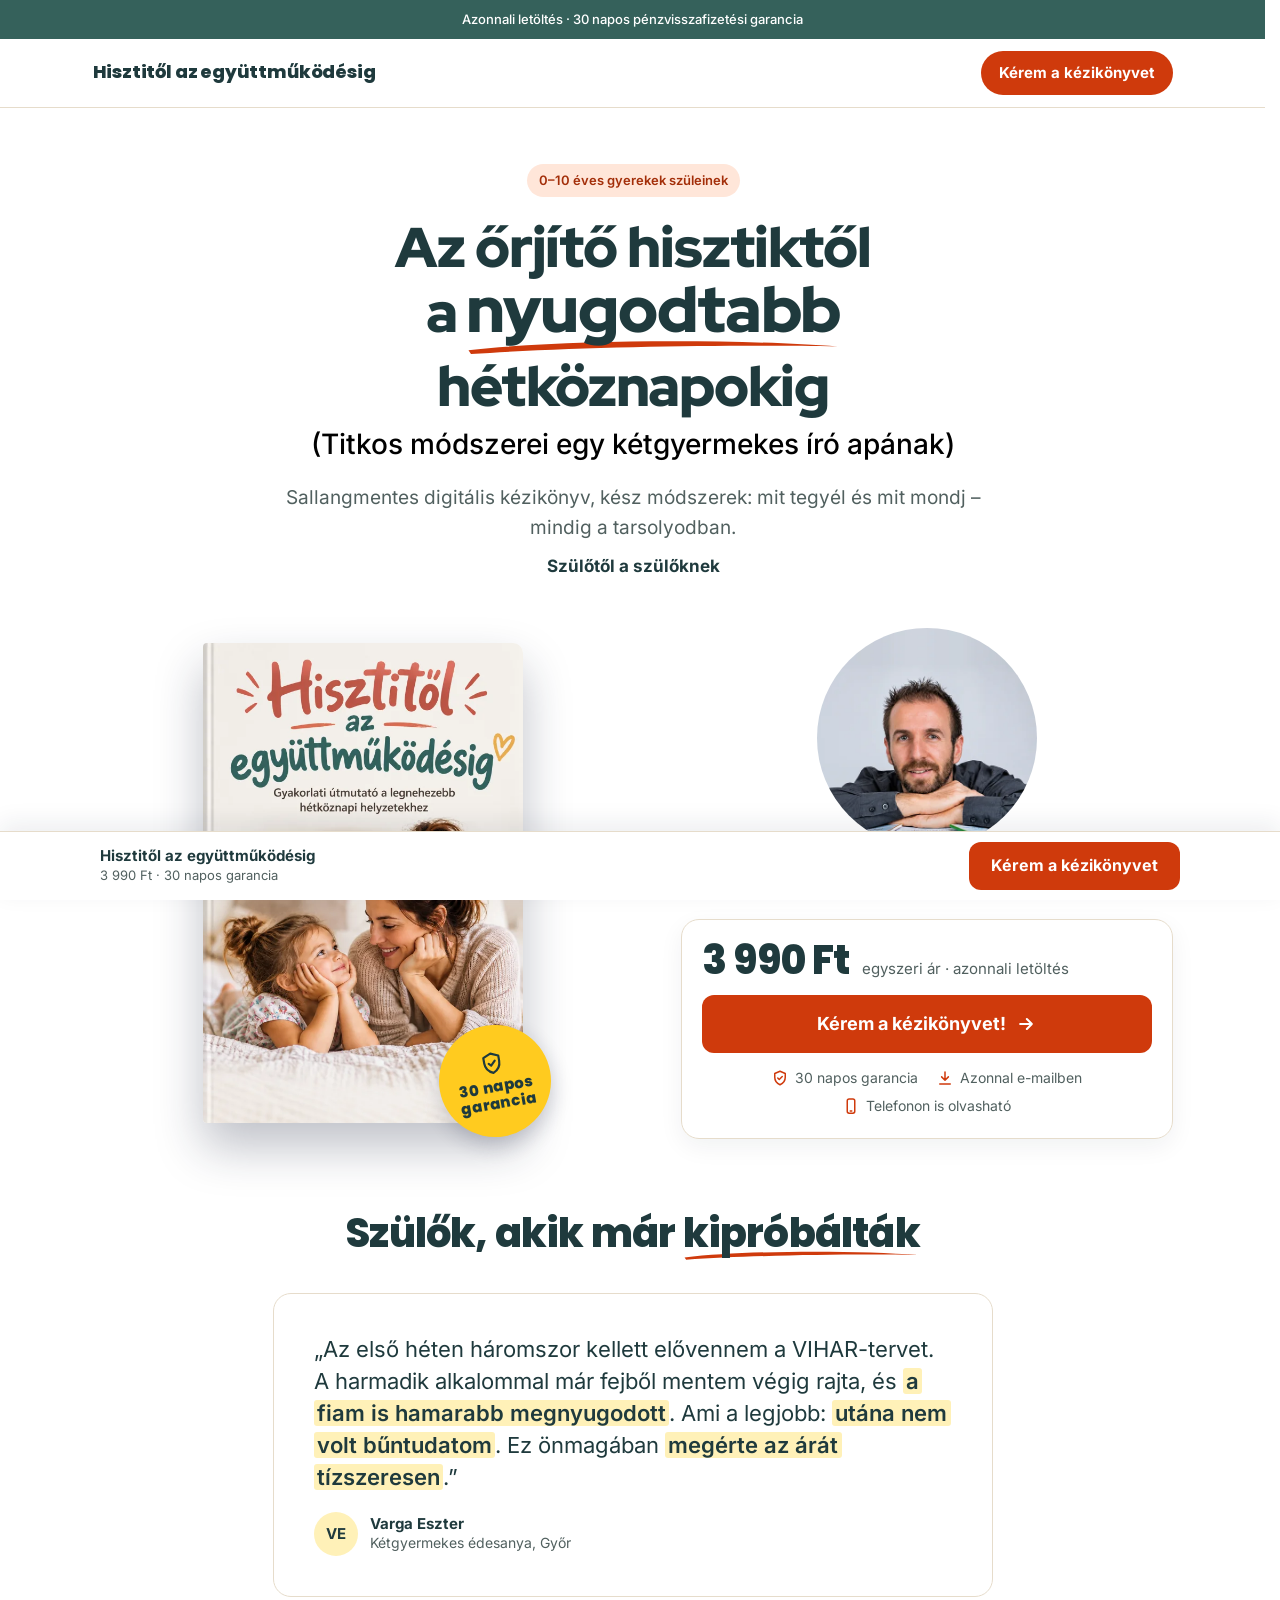
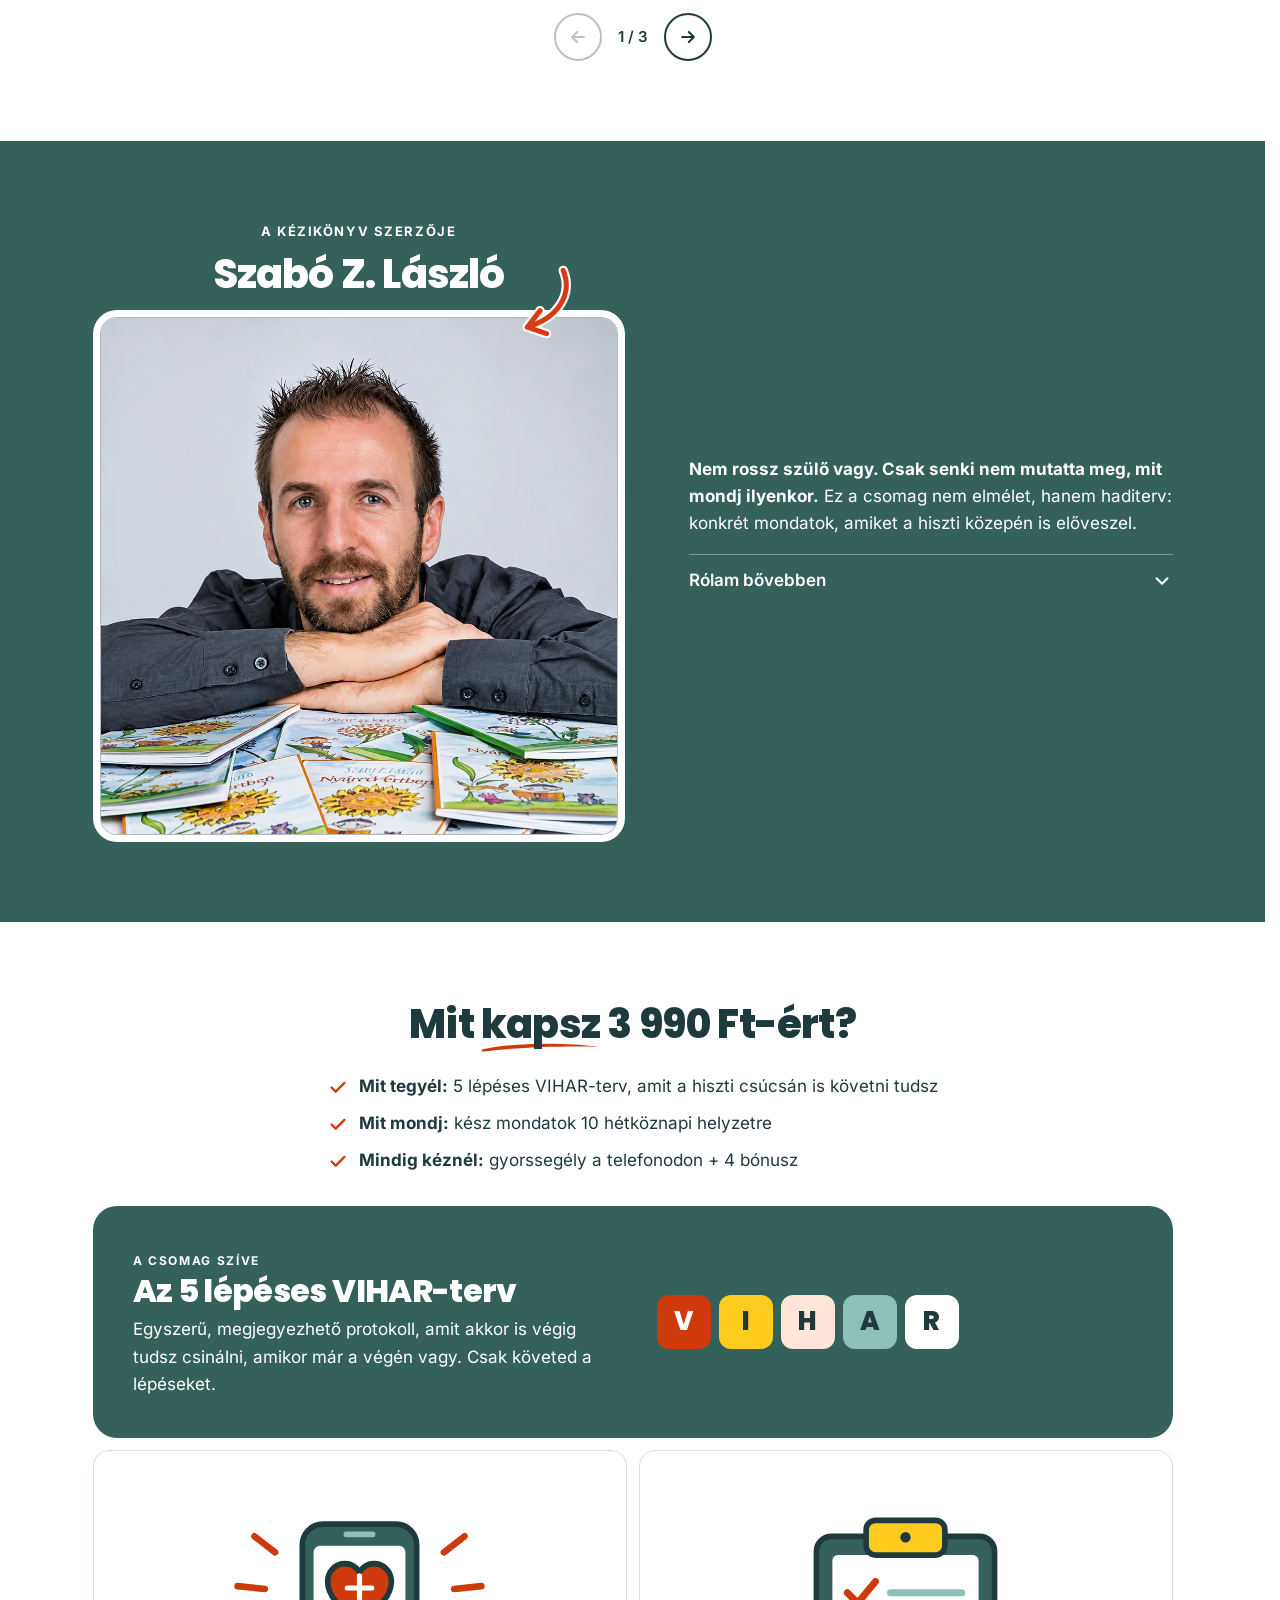
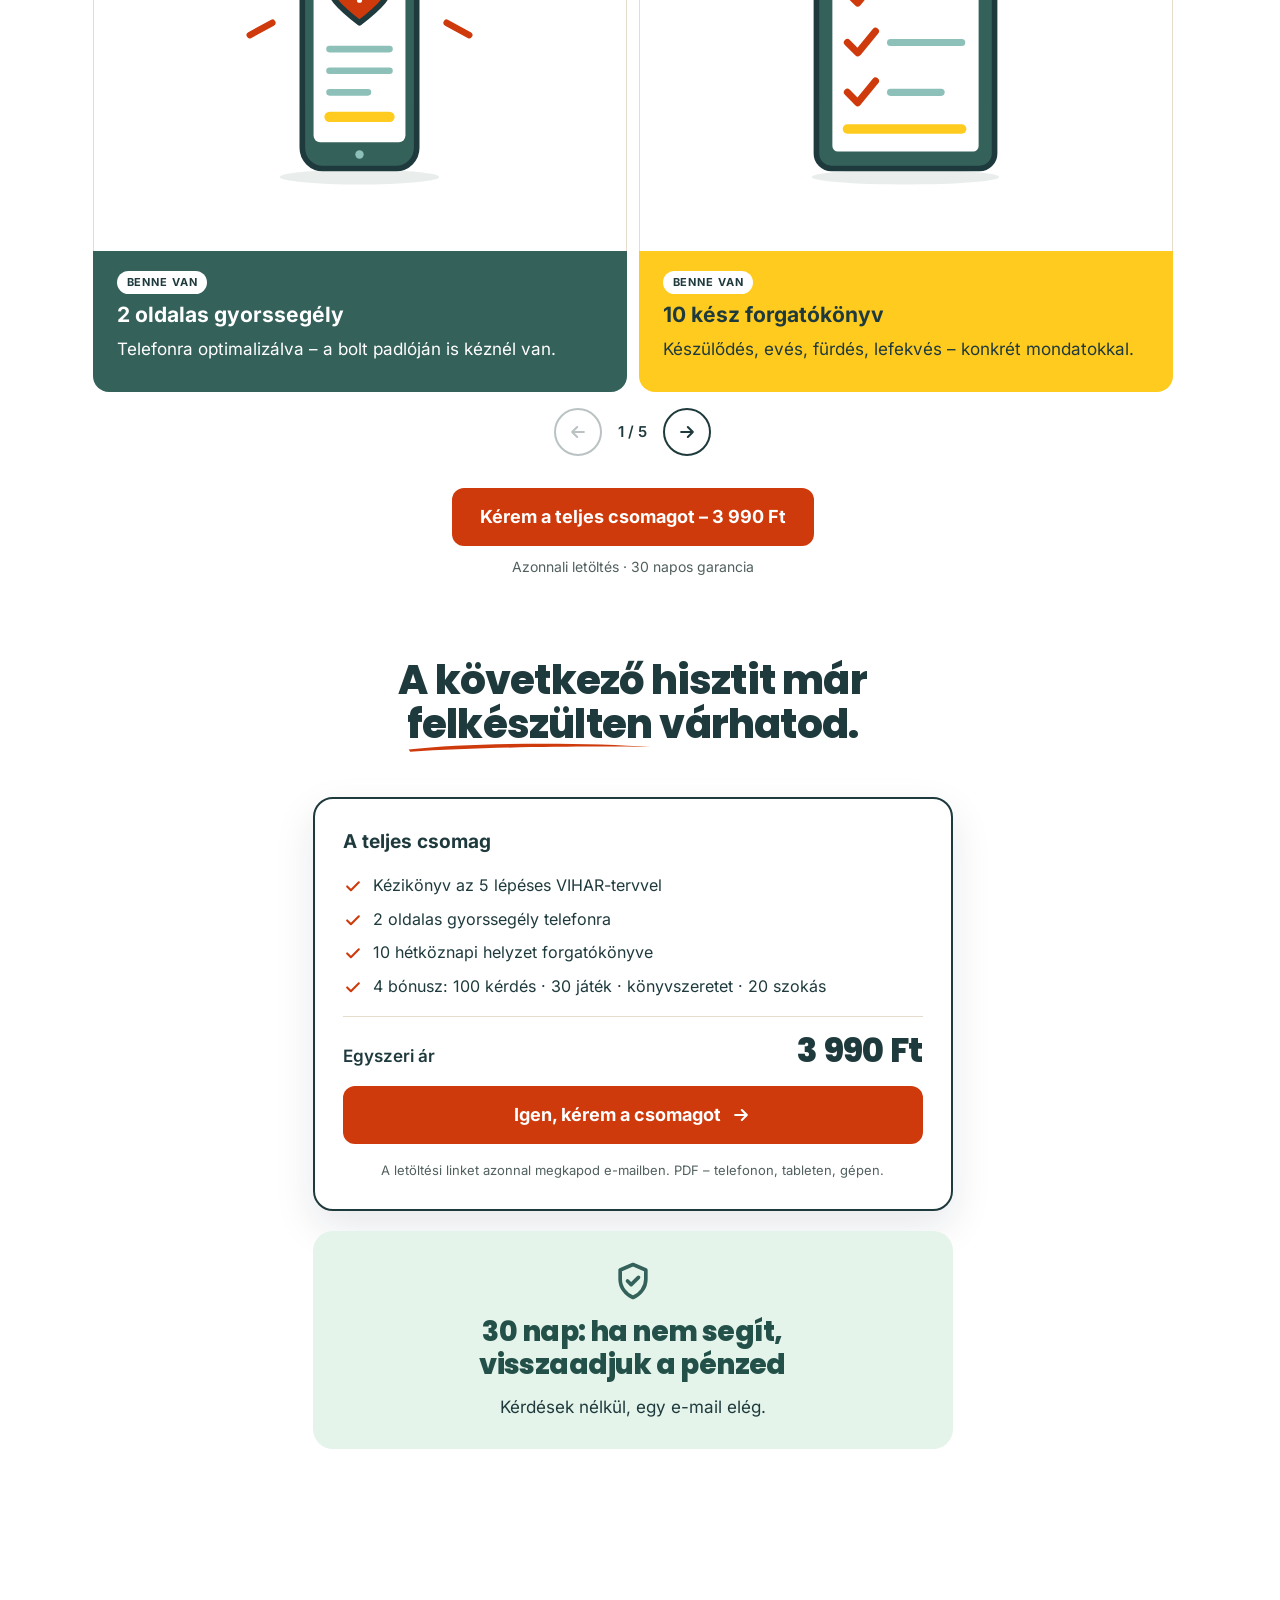
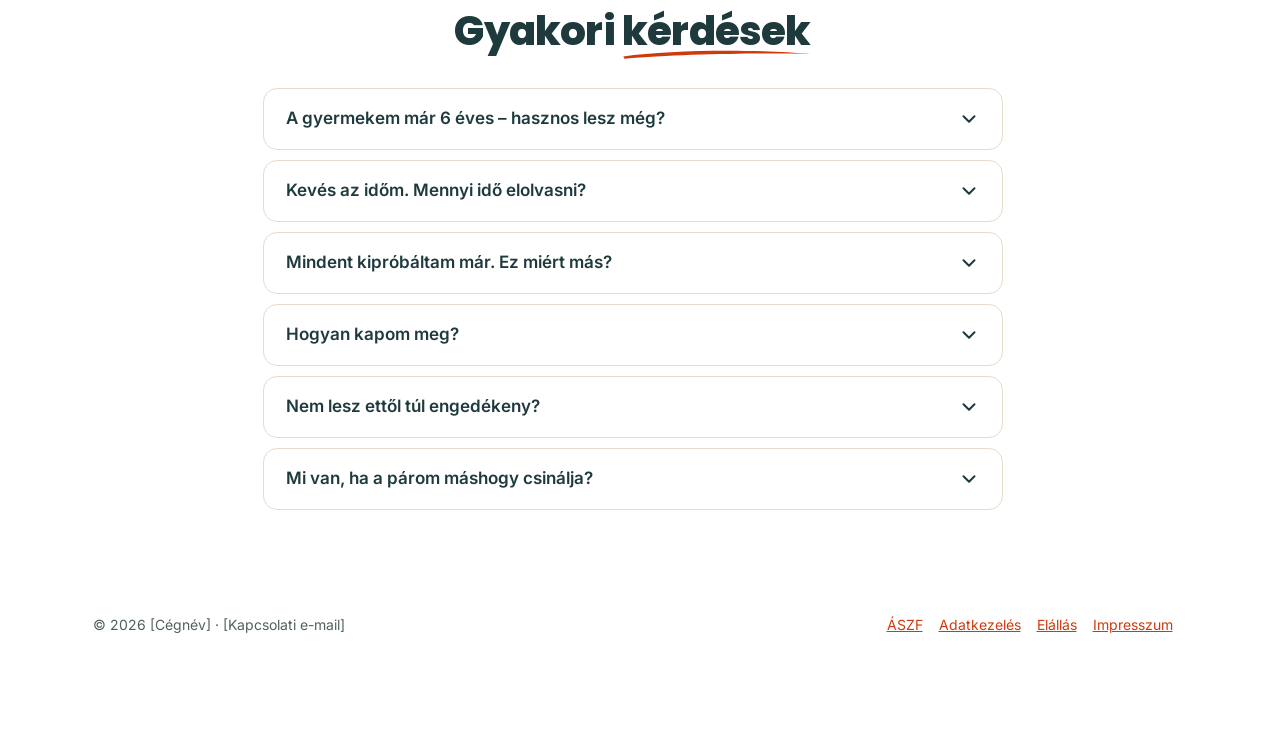
<file: index.html>
<!DOCTYPE html>
<html lang="hu">
<head>
<meta charset="utf-8">
<meta name="viewport" content="width=device-width, initial-scale=1">
<title>Hisztitől az együttműködésig – elég volt a napi hiszticsatákból</title>
<meta name="description" content="Az 5 lépéses VIHAR-terv 0–10 éves gyerekek szüleinek: konkrét mondatok, gyorssegély telefonra, 10 forgatókönyv és 4 bónusz. 3 990 Ft, azonnali letöltés, 30 napos garancia.">
<meta name="theme-color" content="#35615b">
<meta property="og:title" content="Elég volt a napi hiszticsatákból!">
<meta property="og:description" content="Az 5 lépéses VIHAR-terv: konkrét mondatok a hiszti közepére. 3 990 Ft, azonnali letöltés, 30 napos garancia.">
<meta property="og:type" content="website">
<meta property="og:locale" content="hu_HU">
<meta property="og:image" content="https://salespagenow.com/uploads/products/1195/6aa1a38db621c_1788978061.png">
<style>
/* Saját tárhelyről: így a látogató IP-címe hozzájárulás nélkül nem jut el külső szolgáltatóhoz */
@font-face { font-family: Poppins; font-weight: 800; font-display: swap; src: url(fonts/poppins-800-latin.woff2) format("woff2"); unicode-range: U+0000-00FF, U+0131, U+0152-0153, U+02BB-02BC, U+02C6, U+02DA, U+02DC, U+0304, U+0308, U+0329, U+2000-206F, U+20AC, U+2122, U+2191, U+2193, U+2212, U+2215, U+FEFF, U+FFFD; }
@font-face { font-family: Poppins; font-weight: 800; font-display: swap; src: url(fonts/poppins-800-latin-ext.woff2) format("woff2"); unicode-range: U+0100-02BA, U+02BD-02C5, U+02C7-02CC, U+02CE-02D7, U+02DD-02FF, U+1D00-1DBF, U+1E00-1E9F, U+1EF2-1EFF, U+2020, U+20A0-20AB, U+20AD-20C4, U+2113, U+2C60-2C7F, U+A720-A7FF; }
@font-face { font-family: "Red Hat Display"; font-weight: 900; font-display: swap; src: url(fonts/redhat-900-latin.woff2) format("woff2"); unicode-range: U+0000-00FF, U+0131, U+0152-0153, U+02BB-02BC, U+02C6, U+02DA, U+02DC, U+0304, U+0308, U+0329, U+2000-206F, U+20AC, U+2122, U+2191, U+2193, U+2212, U+2215, U+FEFF, U+FFFD; }
@font-face { font-family: "Red Hat Display"; font-weight: 900; font-display: swap; src: url(fonts/redhat-900-latin-ext.woff2) format("woff2"); unicode-range: U+0100-02BA, U+02BD-02C5, U+02C7-02CC, U+02CE-02D7, U+02DD-02FF, U+1D00-1DBF, U+1E00-1E9F, U+1EF2-1EFF, U+2020, U+20A0-20AB, U+20AD-20C4, U+2113, U+2C60-2C7F, U+A720-A7FF; }
@font-face { font-family: Inter; font-weight: 400 700; font-display: swap; src: url(fonts/inter-latin.woff2) format("woff2"); unicode-range: U+0000-00FF, U+0131, U+0152-0153, U+02BB-02BC, U+02C6, U+02DA, U+02DC, U+0304, U+0308, U+0329, U+2000-206F, U+20AC, U+2122, U+2191, U+2193, U+2212, U+2215, U+FEFF, U+FFFD; }
@font-face { font-family: Inter; font-weight: 400 700; font-display: swap; src: url(fonts/inter-latin-ext.woff2) format("woff2"); unicode-range: U+0100-02BA, U+02BD-02C5, U+02C7-02CC, U+02CE-02D7, U+02DD-02FF, U+1D00-1DBF, U+1E00-1E9F, U+1EF2-1EFF, U+2020, U+20A0-20AB, U+20AD-20C4, U+2113, U+2C60-2C7F, U+A720-A7FF; }
:root {
  --ink: #1f3a3d; --dark: #35615b; --muted: #51605f; --on-dark: #fff;
  --paper: #fff; --alt: #fff; --line: #e6dccb;
  --brand: #cf3a0c; --brand-dark: #a32e09; --brand-soft: #ffe6d9;
  --teal-light: #8cc0b8;
  --accent: #ffcb1f; --cta: #cf3a0c; --cta-text: #fff; --sub: #000; --yellow-soft: #fff1b8; --green-soft: #ddf1e4; --pink-soft: #fde3dc;
  --ok: #35615b; --ok-ink: #24504a; --ok-bg: #e4f4ea;
  --display: Poppins, system-ui, sans-serif;
  --body: Inter, system-ui, -apple-system, "Segoe UI", Roboto, sans-serif;
  --gutter: clamp(16px, 4vw, 40px);
}
*, *::before, *::after { box-sizing: border-box; }
html { scroll-behavior: smooth; scrollbar-gutter: stable; -webkit-text-size-adjust: 100%; }
@media (prefers-reduced-motion: reduce) { html { scroll-behavior: auto; } }
body { margin: 0; font-family: var(--body); font-size: 17px; line-height: 1.6; color: var(--ink); background: var(--paper); -webkit-font-smoothing: antialiased; }
h1, h2, h3, p, ul, figure, blockquote { margin: 0; }
ul { padding: 0; list-style: none; }
a { color: var(--brand); }
:focus-visible { outline: 3px solid var(--brand); outline-offset: 2px; }
.i { flex-shrink: 0; }

.container { max-width: 1160px; margin: 0 auto; padding-inline: var(--gutter); }
.narrow { max-width: 820px; }
.section { padding-block: clamp(48px, 7vw, 80px); }
.alt { background: var(--alt); }
.center { text-align: center; }

.h1 { font-family: "Red Hat Display", var(--display); font-weight: 900; font-size: clamp(30px, 10vw, 56px); line-height: 1.08; letter-spacing: -0.02em; text-wrap: balance; }
.h1 .big { font-size: 1.15em; }
.h2 { font-family: var(--display); font-weight: 800; font-size: clamp(28px, 3.6vw, 40px); line-height: 1.1; letter-spacing: -0.02em; }
.h2 + * { margin-top: 12px; }
/* Kézzel húzott piros aláhúzás a címekben; a saját alsó helye miatt nem ér a következő sorhoz */
.hl { display: inline-block; padding-bottom: .22em; line-height: 1; background: url("data:image/svg+xml,%3Csvg xmlns='http://www.w3.org/2000/svg' viewBox='0 0 300 20' preserveAspectRatio='none'%3E%3Cpath d='M2 14C80 2 220 2 298 10C220 8 90 10 4 18z' fill='%23cf3a0c'/%3E%3C/svg%3E") no-repeat left bottom / 100% .3em; }
.muted { color: var(--muted); }
.eyebrow { font-size: 13px; font-weight: 700; letter-spacing: 0.12em; text-transform: uppercase; color: var(--brand); display: block; margin-bottom: 10px; }

.btn { display: inline-flex; align-items: center; justify-content: center; gap: 10px; min-height: 58px; padding: 0 28px; border: 0; border-radius: 12px; font: inherit; font-size: 18px; font-weight: 700; line-height: 1.2; text-align: center; text-decoration: none; cursor: pointer; transition: filter .15s, transform .15s; }
.btn:active { transform: translateY(1px); }
.btn-primary, .btn-primary:hover { background: var(--cta); color: var(--cta-text); }
.btn-primary:hover { filter: brightness(.95); }
.btn-dark { background: var(--ink); color: #fff; }
.btn-outline { background: #fff; color: var(--ink); box-shadow: inset 0 0 0 2px var(--ink); }
.btn-block { display: flex; width: 100%; }
.btn-sm { min-height: 48px; padding: 0 22px; font-size: 16px; }
.btn-pill { min-height: 44px; padding: 0 18px; border-radius: 999px; font-size: 15px; }

/* Fejléc */
.topbar { padding: 9px 16px; background: var(--dark); color: #fff; font-size: 13px; font-weight: 500; text-align: center; }
.header { border-bottom: 1px solid var(--line); }
.header .container { display: flex; align-items: center; justify-content: space-between; gap: 16px; padding-block: 12px; }
.brand { font-family: var(--display); font-weight: 800; font-size: 18px; letter-spacing: -0.01em; }
/* Telefonon a ragadós sáv adja a gombot, így a márkanév kifér egy sorba */
@media (max-width: 560px) { .header .container { justify-content: center; } .header .btn { display: none; } .brand { font-size: 16px; } }

/* Hero */
.hero { padding-block: clamp(24px, 5vw, 56px) clamp(40px, 6vw, 72px); }
.hero .container { display: flex; flex-direction: column; gap: clamp(28px, 4vw, 48px); }
.buy { container-type: inline-size; display: flex; flex-direction: column; gap: 20px; width: 100%; max-width: 720px; margin-inline: auto; text-align: center; }
.hero-offer { display: grid; grid-template-columns: 1.1fr 1fr; gap: clamp(24px, 4vw, 48px); align-items: center; }
.hero-side { display: flex; flex-direction: column; gap: 20px; min-width: 0; }
.hero-author { display: flex; flex-direction: column; align-items: center; gap: 10px; line-height: 1.3; text-align: center; }
.hero-author img { width: min(100%, 220px); height: auto; border-radius: 50%; }
.hero-author span span { display: block; font-size: 14px; color: var(--muted); }
.chip { align-self: center; padding: 6px 12px; border-radius: 999px; background: var(--brand-soft); color: var(--brand-dark); font-size: 13px; font-weight: 600; }
/* A betűméret a kijelzőhöz igazodik, hogy az alcím mindig egy sorban maradjon */
.h1-sub { margin-top: 10px; font-weight: 500; font-size: min(calc(100cqi / 23.6), 28px); line-height: 1.3; color: var(--sub); white-space: nowrap; }
.lead { color: var(--muted); font-size: clamp(17px, 1.6vw, 19px); }
.lead-tag { margin-top: -10px; font-weight: 700; }
.checks { display: flex; flex-direction: column; gap: 10px; }
.checks li { display: flex; align-items: flex-start; gap: 10px; }
.checks .i { margin-top: 3px; color: var(--brand); }
.buy-box { display: flex; flex-direction: column; gap: 14px; padding: 20px; border: 1px solid var(--line); border-radius: 18px; box-shadow: 0 8px 24px rgba(24, 32, 58, .06); }
.price-row { display: flex; flex-wrap: wrap; align-items: baseline; gap: 4px 12px; font-size: 15px; color: var(--muted); }
.price { font-family: var(--display); font-weight: 800; font-size: 40px; line-height: 1; letter-spacing: -0.02em; color: var(--ink); }
.trust { display: flex; flex-wrap: wrap; justify-content: center; gap: 6px 18px; font-size: 14px; color: var(--muted); }
.trust li { display: flex; align-items: center; gap: 6px; }
.trust .i { color: var(--brand); }
.avatar { display: flex; align-items: center; justify-content: center; flex-shrink: 0; width: 44px; height: 44px; border-radius: 50%; font-size: 15px; font-weight: 700; }
.t-yellow { background: var(--yellow-soft); } .t-green { background: var(--green-soft); } .t-brand { background: var(--brand-soft); } .t-pink { background: var(--pink-soft); }

/* Termék-mockup */
.stage { display: flex; align-items: center; justify-content: center; }
@media (max-width: 560px) { .btn { padding-inline: 16px; } }
.book-wrap { position: relative; flex-shrink: 0; }
.sticker { position: absolute; right: -28px; bottom: -14px; display: flex; flex-direction: column; align-items: center; justify-content: center; gap: 2px; width: 112px; height: 112px; border-radius: 50%; background: var(--accent); font-family: var(--display); font-weight: 800; font-size: 15px; line-height: 1.15; text-align: center; transform: rotate(-10deg); box-shadow: 0 8px 20px rgba(24, 32, 58, .2); }
.book { display: block; width: clamp(220px, 28vw, 320px); height: auto; border-radius: 4px 10px 10px 4px; box-shadow: 0 24px 48px rgba(24, 32, 58, .28); }
/* Kisebb kijelzőn a könyv és az arc marad egymás mellett, az ár alájuk kerül */
@media (max-width: 900px) {
  .hero-offer { grid-template-columns: minmax(0, 1.2fr) minmax(0, 1fr); gap: 24px 16px; width: 100%; max-width: 720px; margin-inline: auto; }
  .hero-side { display: contents; }
  .buy-box { grid-column: 1 / -1; }
  .book-wrap { width: 100%; max-width: 320px; flex-shrink: 1; }
  .book { width: 100%; }
}
@media (max-width: 560px) {
  .sticker { right: -10px; bottom: -10px; width: 88px; height: 88px; gap: 0; font-size: 12px; }
  .sticker svg { width: 18px; height: 18px; }
  .hero-author { font-size: 15px; }
  .hero-author span span { font-size: 13px; }
}

/* Szerző */
.author { background: var(--dark); color: var(--on-dark); }
.author-grid { display: grid; grid-template-columns: 1.1fr 1fr; gap: clamp(24px, 5vw, 64px); align-items: center; }
@media (max-width: 860px) { .author-grid { grid-template-columns: 1fr; } }
.author-photo { display: flex; flex-direction: column; gap: 14px; min-width: 0; }
.author-head { position: relative; z-index: 1; align-self: center; text-align: center; }
.author-arrow { position: absolute; left: 100%; top: 45%; width: clamp(44px, 14vw, 72px); height: auto; margin-left: 2px; overflow: visible; }
.author-frame { padding: 8px; border-radius: 24px; background: #fff; }
/* A vékony vonal elválasztja a képet a kerettől ott is, ahol a könyvek lapjai fehérek */
.author img { display: block; width: 100%; height: auto; border-radius: 16px; box-shadow: 0 0 0 1px rgba(31, 58, 61, .35); }
.author .eyebrow { color: #fff; }
.author .h2, .author strong { color: #fff; }
.author-more { margin-top: 16px; border-top: 1px solid rgba(255, 255, 255, .35); }
.author-more summary { display: flex; align-items: center; justify-content: space-between; gap: 16px; min-height: 52px; color: #fff; font-weight: 600; list-style: none; cursor: pointer; }
.author-more summary::-webkit-details-marker { display: none; }
.author-more summary .i { transition: transform .2s; }
.author-more[open] summary .i { transform: rotate(180deg); }
.author-more p { margin-bottom: 12px; font-size: 16px; }

/* Csomag */
.kit-checks { width: fit-content; max-width: 100%; margin: 20px auto 0; }
.feature { display: flex; flex-wrap: wrap; align-items: center; gap: 24px 48px; margin-top: 32px; padding: clamp(24px, 4vw, 40px); border-radius: 24px; background: var(--dark); color: #fff; }
.feature > div { flex: 1 1 380px; }
.feature p { margin-top: 8px; color: var(--on-dark); }
.feature-title { font-family: var(--display); font-weight: 800; font-size: clamp(24px, 3vw, 32px); line-height: 1.1; letter-spacing: -0.02em; }
.tag-accent { font-size: 12px; font-weight: 700; letter-spacing: .14em; color: #fff; }
.vihar { display: flex; flex-wrap: wrap; gap: 8px; }
.vihar span { display: flex; align-items: center; justify-content: center; width: clamp(40px, 12.5vw, 54px); height: clamp(40px, 12.5vw, 54px); border-radius: 12px; background: var(--accent); color: var(--ink); font-family: var(--display); font-weight: 800; font-size: 26px; }
.vihar span:nth-child(1) { background: var(--brand); color: #fff; }
.vihar span:nth-child(3) { background: var(--brand-soft); }
.vihar span:nth-child(4) { background: var(--teal-light); }
.vihar span:nth-child(5) { background: #fff; }
.items { display: flex; gap: 12px; margin-top: 12px; overflow-x: auto; scroll-snap-type: x mandatory; overscroll-behavior-x: contain; scrollbar-width: none; }
.items::-webkit-scrollbar { display: none; }
.item { flex: 0 0 calc((100% - 12px) / 2); display: flex; flex-direction: column; overflow: hidden; border-radius: 16px; background: var(--paper); scroll-snap-align: start; }
.item img { display: block; box-sizing: border-box; width: 100%; height: auto; aspect-ratio: 4 / 3; object-fit: contain; padding: 12px; background: #fff; border: 1px solid var(--line); border-bottom: 0; border-radius: 16px 16px 0 0; }
@media (max-width: 560px) { .item { flex-basis: 90%; } .item img { aspect-ratio: 1; } }
.item div { flex: 1; display: flex; flex-direction: column; gap: 8px; padding: 20px 24px 28px; }
.item .tag { background: #fff; color: var(--ink); }
.c-teal div { background: var(--dark); color: #fff; }
.c-gold div { background: var(--accent); color: var(--ink); }
.c-peach div { background: var(--brand-soft); color: var(--ink); }
.c-brand div { background: var(--brand); color: #fff; }
.item h3 { font-size: 21px; line-height: 1.25; }
.item p { font-size: 17px; }
.tag { align-self: flex-start; padding: 3px 10px; border-radius: 999px; font-size: 11px; font-weight: 700; letter-spacing: .08em; }
.cta-row { display: flex; flex-direction: column; align-items: center; gap: 10px; margin-top: 32px; }
.cta-note { font-size: 14px; color: var(--muted); }

/* Vélemények */
.proof, #order { padding-top: 0; }
.quotes { display: flex; gap: 16px; max-width: 720px; margin: 32px auto 0; overflow-x: auto; scroll-snap-type: x mandatory; overscroll-behavior-x: contain; scrollbar-width: none; }
.quotes::-webkit-scrollbar { display: none; }
.quote { flex: 0 0 100%; display: flex; flex-direction: column; justify-content: space-between; gap: 18px; padding: clamp(24px, 4vw, 40px); border: 1px solid var(--line); border-radius: 18px; scroll-snap-align: start; }
.quote blockquote { font-size: clamp(18px, 2.2vw, 22px); line-height: 1.45; }
.quote mark { padding: 0 .15em; border-radius: 3px; background: var(--yellow-soft); color: inherit; font-weight: 600; -webkit-box-decoration-break: clone; box-decoration-break: clone; }
/* Telefonon kilátszik a következő kártya széle, így látszik, hogy lapozható */
@media (max-width: 560px) { .quote { flex-basis: 88%; } }
.carousel-nav { display: flex; align-items: center; justify-content: center; gap: 16px; margin-top: 16px; font-size: 15px; font-weight: 600; }
.carousel-nav[hidden] { display: none; }
.carousel-nav button { display: flex; align-items: center; justify-content: center; width: 48px; height: 48px; padding: 0; border: 2px solid var(--ink); border-radius: 50%; background: #fff; color: var(--ink); cursor: pointer; }
.carousel-nav button:disabled { opacity: .3; cursor: default; }
.carousel-nav button:first-child svg { transform: rotate(180deg); }
.stars { display: none; }
.quote figcaption { display: flex; align-items: center; gap: 12px; font-size: 15px; line-height: 1.35; }
.quote figcaption span span { display: block; font-size: 14px; color: var(--muted); }

/* Checkout */
.checkout { display: flex; flex-direction: column; gap: 20px; max-width: 720px; }
.checkout .h2 { margin-bottom: 12px; }
.field { display: flex; flex-direction: column; gap: 4px; min-width: 0; font-size: 15px; font-weight: 600; line-height: 1.3; }
.field input { width: 100%; min-height: 48px; padding: 0 14px; border: 1px solid var(--muted); border-radius: 10px; background: #fff; color: var(--ink); font: inherit; font-size: 16px; font-weight: 400; }
.field[hidden] { display: none; }
.co-link { align-self: flex-start; min-height: 44px; padding: 0; border: 0; background: none; color: var(--brand); font: inherit; font-size: 15px; font-weight: 600; text-decoration: underline; cursor: pointer; }
.field-row { display: grid; grid-template-columns: 112px 1fr; gap: 12px; }
.pay-slot { padding: 16px; border: 1px dashed var(--muted); border-radius: 10px; background: var(--brand-soft); color: var(--muted); font-size: 15px; }
.accept { display: flex; align-items: flex-start; gap: 10px; font-size: 14px; line-height: 1.4; }
.accept input { flex-shrink: 0; width: 20px; height: 20px; margin: 0; }
.form-status { padding: 12px 14px; border-radius: 10px; background: var(--pink-soft); font-size: 15px; font-weight: 500; }

/* Lépésenkénti rendelési ablak */
html:has(.co[open]) { overflow: hidden; }
/* Mindig a kijelző közepén; a magassága lépésenként animálva követi a tartalmat (.co-steps) */
.co { width: min(100% - 24px, 560px); max-width: none; max-height: calc(100dvh - 16px); margin: auto; padding: 0; border: 0; border-radius: 20px; overflow: hidden auto; scrollbar-width: none; background: #fff; color: var(--ink); box-shadow: 0 24px 64px rgba(15, 20, 38, .35); }
.co::-webkit-scrollbar { display: none; }
.co .btn { min-height: 52px; }
.co[open] { animation: co-in .25s ease; }
.co::backdrop { background: rgba(15, 20, 38, .6); }
.co-head { position: relative; display: flex; align-items: center; gap: 12px; padding: 10px 56px 10px 16px; font-size: 15px; line-height: 1.3; }
.co-head img { flex-shrink: 0; width: 48px; height: auto; border-radius: 2px 4px 4px 2px; }
.co-head .co-face { width: 64px; border-radius: 50%; }
@media (max-width: 400px) { .co-head { padding-right: 48px; font-size: 14px; } .co-head img { width: 40px; } .co-head .co-face { width: 52px; } }
.co-head div { flex: 1; min-width: 0; }
.co-head span { display: block; font-size: 13px; color: var(--muted); }
.co-close { position: absolute; top: 6px; right: 6px; display: flex; align-items: center; justify-content: center; width: 40px; height: 40px; padding: 0; border: 0; border-radius: 50%; background: var(--brand-soft); color: var(--ink); cursor: pointer; }
.co-bar { height: 4px; background: var(--line); }
.co-bar span { display: block; height: 100%; background: var(--accent); transition: width .3s ease; }
.co-steps { display: grid; align-items: start; overflow: hidden; transition: height .3s ease; }
.co-step { grid-area: 1 / 1; display: flex; flex-direction: column; gap: 12px; min-width: 0; padding: 16px 24px; }
.co-step[hidden] { display: flex; visibility: hidden; }
.co-step:not([hidden]) { animation: co-step .25s ease; }
.co-step:focus { outline: 0; }
/* A garancia minden lépésben látszik az ablak alján, görgetéskor is */
.co form { display: flex; flex-direction: column; min-height: 100%; }
.co-guarantee { position: sticky; bottom: 0; display: flex; align-items: center; gap: 10px; margin-top: auto; padding: 8px 20px; background: var(--ok-bg); color: var(--ink); font-size: 13px; line-height: 1.35; }
.co-guarantee .i { color: var(--ok); }
.co-guarantee strong { display: block; font-size: 14px; color: var(--ok-ink); }
.field-note { font-size: 13px; font-weight: 400; color: var(--muted); }
.co-title { font-family: var(--display); font-weight: 800; font-size: 24px; line-height: 1.15; letter-spacing: -0.02em; }
.co-actions { display: flex; gap: 10px; }
.co-actions .btn-primary { flex: 1; }
.co-back { align-self: center; min-height: 44px; padding: 0 16px; border: 0; background: none; color: var(--muted); font: inherit; font-size: 15px; cursor: pointer; }
@keyframes co-in { from { opacity: 0; } }
@keyframes co-step { from { opacity: 0; } }
@media (prefers-reduced-motion: reduce) { .co[open], .co-step:not([hidden]) { animation: none; } .co-bar span, .co-steps { transition: none; } }
.offer-box { display: flex; flex-direction: column; gap: 16px; padding: 28px; border: 2px solid var(--ink); border-radius: 20px; background: #fff; box-shadow: 0 16px 40px rgba(24, 32, 58, .1); }
.offer-box h3 { font-size: 19px; }
.offer-box .checks { gap: 8px; font-size: 16px; }
.total { display: flex; align-items: baseline; justify-content: space-between; gap: 12px; padding-top: 16px; border-top: 1px solid var(--line); font-weight: 600; }
.total .price { font-size: 34px; }
.fine { font-size: 13px; color: var(--muted); text-align: center; }
.guarantee { display: flex; flex-direction: column; align-items: center; justify-content: center; gap: 12px; padding: 28px; text-align: center; border-radius: 20px; background: var(--ok-bg); color: var(--ink); }
.guarantee .i { color: var(--ok); }
.guarantee h3 { font-family: var(--display); font-weight: 800; font-size: clamp(22px, 3vw, 28px); line-height: 1.2; letter-spacing: -0.02em; color: var(--ok-ink); text-wrap: balance; }

/* GYIK */
.faq { display: flex; flex-direction: column; gap: 10px; margin-top: 28px; text-align: left; }
.faq details { padding: 0 22px; border: 1px solid var(--line); border-radius: 14px; background: var(--alt); }
.faq summary { display: flex; align-items: center; justify-content: space-between; gap: 16px; min-height: 60px; padding-block: 12px; font-weight: 600; line-height: 1.35; list-style: none; cursor: pointer; }
.faq summary::-webkit-details-marker { display: none; }
.faq summary .i { transition: transform .2s; }
.faq details[open] summary .i { transform: rotate(180deg); }
.faq details p { padding-bottom: 18px; font-size: 16px; color: var(--muted); }

.footer { padding: 24px 0 96px; font-size: 14px; color: var(--muted); }
.footer .container { display: flex; flex-wrap: wrap; justify-content: space-between; gap: 8px 24px; }
.footer-links { display: flex; flex-wrap: wrap; gap: 6px 16px; }
.footer-links button { padding: 0; border: 0; background: none; color: var(--brand); font: inherit; text-decoration: underline; cursor: pointer; }
.footer-links button[hidden] { display: none; }

/* Ragadós sáv */
.sticky-bar { position: fixed; inset: auto 0 0 0; z-index: 50; padding: 10px 0 calc(10px + env(safe-area-inset-bottom)); border-top: 1px solid var(--line); background: #fff; box-shadow: 0 -8px 24px rgba(24, 32, 58, .08); transform: translateY(110%); transition: transform .25s ease; }
.sticky-bar.is-visible { transform: none; }
@media (prefers-reduced-motion: reduce) { .sticky-bar { transition: none; } }
.sticky-bar .container { display: flex; align-items: center; justify-content: space-between; gap: 12px; }
.sticky-name { font-size: 15px; font-weight: 700; line-height: 1.3; }
.sticky-meta { font-size: 13px; color: var(--muted); }
.sticky-bar .btn { flex-shrink: 0; white-space: nowrap; }
@media (max-width: 340px) { .sticky-meta span { display: none; } }
@media (max-width: 560px) { .sticky-name { display: none; } .sticky-meta { font-size: 14px; font-weight: 700; color: var(--ink); } }

/* Süti-sáv */
.consent { position: fixed; left: 16px; right: 16px; bottom: 16px; z-index: 60; display: flex; flex-wrap: wrap; align-items: center; justify-content: space-between; gap: 12px 24px; max-width: 760px; margin: 0 auto; padding: 16px 20px; border: 1px solid var(--line); border-radius: 16px; background: #fff; box-shadow: 0 16px 40px rgba(24, 32, 58, .18); font-size: 14px; }
.consent[hidden] { display: none; }
.consent p { flex: 1 1 320px; }
.consent div { display: flex; gap: 10px; }
</style>
</head>
<body>

<svg width="0" height="0" style="position:absolute" aria-hidden="true" focusable="false">
  <symbol id="i-check" viewBox="0 0 24 24"><path d="M5 12.5l4.5 4.5L19 7.5" fill="none" stroke="currentColor" stroke-width="2.5" stroke-linecap="round" stroke-linejoin="round"/></symbol>
  <symbol id="i-cross" viewBox="0 0 24 24"><path d="M6 6l12 12M18 6L6 18" fill="none" stroke="currentColor" stroke-width="2.5" stroke-linecap="round"/></symbol>
  <symbol id="i-arrow" viewBox="0 0 24 24"><path d="M5 12h14M13 6l6 6-6 6" fill="none" stroke="currentColor" stroke-width="2.5" stroke-linecap="round" stroke-linejoin="round"/></symbol>
  <symbol id="i-chev" viewBox="0 0 24 24"><path d="M6 9l6 6 6-6" fill="none" stroke="currentColor" stroke-width="2.2" stroke-linecap="round" stroke-linejoin="round"/></symbol>
  <symbol id="i-shield" viewBox="0 0 24 24"><g fill="none" stroke="currentColor" stroke-width="2" stroke-linecap="round" stroke-linejoin="round"><path d="M12 3l7 3v5c0 4.5-3 8.3-7 10-4-1.7-7-5.5-7-10V6l7-3z"/><path d="M9 12l2 2 4-4"/></g></symbol>
  <symbol id="i-download" viewBox="0 0 24 24"><path d="M12 4v11m0 0l-4.5-4.5M12 15l4.5-4.5M5 20h14" fill="none" stroke="currentColor" stroke-width="2" stroke-linecap="round" stroke-linejoin="round"/></symbol>
  <symbol id="i-phone" viewBox="0 0 24 24"><g fill="none" stroke="currentColor" stroke-width="2" stroke-linecap="round" stroke-linejoin="round"><rect x="7" y="2.5" width="10" height="19" rx="2.5"/><path d="M11 18.5h2"/></g></symbol>
</svg>

<div class="topbar">Azonnali letöltés · 30 napos pénzvisszafizetési garancia</div>

<header class="header">
  <div class="container">
    <span class="brand">Hisztitől az együttműködésig</span>
    <a class="btn btn-primary btn-pill" href="#order" data-cta>Kérem a kézikönyvet</a>
  </div>
</header>

<main>
  <!-- 1. HERO: ígéret + ár + gomb a hajtás fölött -->
  <section class="hero">
    <div class="container">
      <div class="buy">
        <span class="chip">0–10 éves gyerekek szüleinek</span>
        <div>
          <h1 class="h1">Az őrjítő hisztiktől a <span class="hl big">nyugodtabb</span> hétköznapokig</h1>
          <p class="h1-sub">(Titkos módszerei egy kétgyermekes író apának)</p>
        </div>
        <p class="lead">Sallangmentes digitális kézikönyv, kész módszerek: mit tegyél és mit mondj – mindig a tarsolyodban.</p>
        <p class="lead-tag">Szülőtől a szülőknek</p>
      </div>

      <div class="hero-offer">
        <div class="stage" role="img" aria-label="A kézikönyv borítója, 30 napos pénzvisszafizetési garanciával">
          <div class="book-wrap">
            <img class="book" src="images/konyv-borito.webp" width="600" height="900" alt="" fetchpriority="high">
            <div class="sticker" aria-hidden="true"><svg class="i" width="26" height="26"><use href="#i-shield"/></svg><span>30 napos<br>garancia</span></div>
          </div>
        </div>

        <div class="hero-side">
          <p class="hero-author"><img src="images/szerzo-arc-tavoli.webp" width="480" height="480" alt=""><span><strong>Szabó Z. László</strong><span>Kétgyermekes író apa, a könyv szerzője</span></span></p>
          <div class="buy-box" id="hero-buy">
            <div class="price-row"><span class="price">3&nbsp;990&nbsp;Ft</span><span>egyszeri ár · azonnali letöltés</span></div>
            <a class="btn btn-primary btn-block" href="#order" data-cta>Kérem a kézikönyvet! <svg class="i" width="20" height="20" aria-hidden="true"><use href="#i-arrow"/></svg></a>
            <ul class="trust">
              <li><svg class="i" width="18" height="18" aria-hidden="true"><use href="#i-shield"/></svg>30 napos garancia</li>
              <li><svg class="i" width="18" height="18" aria-hidden="true"><use href="#i-download"/></svg>Azonnal e-mailben</li>
              <li><svg class="i" width="18" height="18" aria-hidden="true"><use href="#i-phone"/></svg>Telefonon is olvasható</li>
            </ul>
          </div>
        </div>
      </div>
    </div>
  </section>

  <!-- 2. BIZONYÍTÉK -->
  <section class="section proof">
    <div class="container">
      <h2 class="h2 center">Szülők, akik már <span class="hl">kipróbálták</span></h2>
      <div class="quotes" data-carousel role="group" aria-label="Szülői vélemények, vízszintesen lapozható" tabindex="0">
        <figure class="quote">
          <blockquote>„Az első héten háromszor kellett elővennem a VIHAR-tervet. A harmadik alkalommal már fejből mentem végig rajta, és <mark>a fiam is hamarabb megnyugodott</mark>. Ami a legjobb: <mark>utána nem volt bűntudatom</mark>. Ez önmagában <mark>megérte az árát tízszeresen</mark>.”</blockquote>
          <figcaption><span class="avatar t-yellow" aria-hidden="true">VE</span><span><strong>Varga Eszter</strong><span>Kétgyermekes édesanya, Győr</span></span></figcaption>
        </figure>
        <figure class="quote">
          <blockquote>„Apukaként mindig úgy éreztem, ezek az érzelmi viharok nem az én területem. Ez a csomag megmutatta, hogy igenis van szerepem – és <mark>konkrétan megmondta, mi az</mark>. A »Mit mondj?« fejezet <mark>az életem legpraktikusabb olvasmánya</mark> volt.”</blockquote>
          <figcaption><span class="avatar t-green" aria-hidden="true">HB</span><span><strong>Horváth Bálint</strong><span>Édesapa, 4 éves kislánnyal, Budapest</span></span></figcaption>
        </figure>
        <figure class="quote">
          <blockquote>„Három gyerekemmel mindennapossá váltak a hisztik. Már szorongva keltem fel reggel. A 20 szokásos bónusz <mark>az első nap megváltoztatta a hozzáállásomat</mark> – amikor megértettem, miért nyafog, <mark>egyszerűen kevésbé zavart</mark>. Ez nem varázslat, csak végre volt egy magyarázatom.”</blockquote>
          <figcaption><span class="avatar t-pink" aria-hidden="true">KR</span><span><strong>Kiss Réka</strong><span>Háromgyermekes édesanya, Pécs</span></span></figcaption>
        </figure>
      </div>
      <div class="carousel-nav" hidden>
        <button type="button" aria-label="Előző vélemény"><svg class="i" width="20" height="20" aria-hidden="true"><use href="#i-arrow"/></svg></button>
        <span aria-live="polite"></span>
        <button type="button" aria-label="Következő vélemény"><svg class="i" width="20" height="20" aria-hidden="true"><use href="#i-arrow"/></svg></button>
      </div>
    </div>
  </section>

  <!-- 3. SZERZŐ -->
  <section class="section author">
    <div class="container author-grid">
      <div class="author-photo">
        <div class="author-head">
          <span class="eyebrow">A kézikönyv szerzője</span>
          <h2 class="h2">Szabó Z. László</h2>
          <svg class="author-arrow" viewBox="0 0 100 100" fill="none" stroke-linecap="round" stroke-linejoin="round" aria-hidden="true" focusable="false">
            <g stroke="#fff" stroke-width="13"><path d="M78 6C92 40 70 72 30 84"/><path d="M46 62L28 85L55 94"/></g>
            <g stroke="#d93a14" stroke-width="7"><path d="M78 6C92 40 70 72 30 84"/><path d="M46 62L28 85L55 94"/></g>
          </svg>
        </div>
        <div class="author-frame"><img src="images/szerzo.webp" width="1000" height="1000" alt="Szabó Z. László portréja" loading="lazy"></div>
      </div>
      <div>
        <p><strong>Nem rossz szülő vagy. Csak senki nem mutatta meg, mit mondj ilyenkor.</strong> Ez a csomag nem elmélet, hanem haditerv: konkrét mondatok, amiket a hiszti közepén is előveszel.</p>
        <details class="author-more">
          <summary>Rólam bővebben<svg class="i" width="22" height="22" aria-hidden="true"><use href="#i-chev"/></svg></summary>
          <p>Szabó Z. László vagyok, gyermekverseket írok. Az irodalom fiatal korom óta az életem része, de a versírásig a két gyermekem vezetett el – ők a múzsáim. A verseimben fontos a ritmus és a rím, mert ez áll a gyerekekhez a legközelebb.</p>
          <p>Gyermekverseim: <strong>Napraforgó</strong>, <strong>Pitypang</strong>, <strong>Hóvilág</strong>.</p>
        </details>
      </div>
    </div>
  </section>

  <!-- 4. MIT KAPSZ -->
  <section class="section alt">
    <div class="container">
      <h2 class="h2 center">Mit <span class="hl">kapsz</span> 3&nbsp;990&nbsp;Ft-ért?</h2>
      <ul class="checks kit-checks">
        <li><svg class="i" width="22" height="22" aria-hidden="true"><use href="#i-check"/></svg><span><strong>Mit tegyél:</strong> 5 lépéses VIHAR-terv, amit a hiszti csúcsán is követni tudsz</span></li>
        <li><svg class="i" width="22" height="22" aria-hidden="true"><use href="#i-check"/></svg><span><strong>Mit mondj:</strong> kész mondatok 10 hétköznapi helyzetre</span></li>
        <li><svg class="i" width="22" height="22" aria-hidden="true"><use href="#i-check"/></svg><span><strong>Mindig kéznél:</strong> gyorssegély a telefonodon + 4 bónusz</span></li>
      </ul>
      <div class="feature">
        <div>
          <span class="tag-accent">A CSOMAG SZÍVE</span>
          <h3 class="feature-title">Az 5 lépéses VIHAR-terv</h3>
          <p>Egyszerű, megjegyezhető protokoll, amit akkor is végig tudsz csinálni, amikor már a végén vagy. Csak követed a lépéseket.</p>
        </div>
        <div class="vihar" aria-hidden="true"><span>V</span><span>I</span><span>H</span><span>A</span><span>R</span></div>
      </div>
      <div class="items" data-carousel role="group" aria-label="A csomag tartalma, vízszintesen lapozható" tabindex="0">
        <article class="item c-teal"><img src="images/kartyak/gyorssegely.svg" width="800" height="800" alt="" loading="lazy"><div><span class="tag t-brand">BENNE VAN</span><h3>2 oldalas gyorssegély</h3><p>Telefonra optimalizálva – a bolt padlóján is kéznél van.</p></div></article>
        <article class="item c-gold"><img src="images/kartyak/forgatokonyv.svg" width="800" height="800" alt="" loading="lazy"><div><span class="tag t-brand">BENNE VAN</span><h3>10 kész forgatókönyv</h3><p>Készülődés, evés, fürdés, lefekvés – konkrét mondatokkal.</p></div></article>
        <article class="item c-peach"><img src="images/kartyak/beszelgetes.svg" width="800" height="800" alt="" loading="lazy"><div><span class="tag t-yellow">BÓNUSZ 1</span><h3>Beszélgess velem!</h3><p>100 kérdés, amitől megnyílik a gyermeked.</p></div></article>
        <article class="item c-brand"><img src="images/kartyak/jatek.svg" width="800" height="800" alt="" loading="lazy"><div><span class="tag t-green">BÓNUSZ 2</span><h3>Fejlesztés játék közben</h3><p>30 otthoni játék beszédre, figyelemre, memóriára.</p></div></article>
        <article class="item c-teal"><img src="images/kartyak/konyvek.svg" width="800" height="800" alt="" loading="lazy"><div><span class="tag t-pink">BÓNUSZ 3</span><h3>Szerettesd meg vele a könyveket!</h3><p>Hogy az esti mese közös öröm legyen.</p></div></article>
        <article class="item c-gold"><img src="images/kartyak/szokasok.svg" width="800" height="800" alt="" loading="lazy"><div><span class="tag t-yellow">BÓNUSZ 4</span><h3>20 kibírhatatlan gyerekszokás</h3><p>Mi áll mögöttük, és hogyan reagálj veszekedés nélkül.</p></div></article>
      </div>
      <div class="carousel-nav" hidden>
        <button type="button" aria-label="Előző kártya"><svg class="i" width="20" height="20" aria-hidden="true"><use href="#i-arrow"/></svg></button>
        <span aria-live="polite"></span>
        <button type="button" aria-label="Következő kártya"><svg class="i" width="20" height="20" aria-hidden="true"><use href="#i-arrow"/></svg></button>
      </div>
      <div class="cta-row">
        <a class="btn btn-primary" href="#order" data-cta>Kérem a teljes csomagot – 3&nbsp;990&nbsp;Ft</a>
        <span class="cta-note">Azonnali letöltés · 30 napos garancia</span>
      </div>
    </div>
  </section>

  <!-- 5. CHECKOUT + GARANCIA -->
  <section class="section alt" id="order">
    <div class="container checkout">
      <h2 class="h2 center">A következő hisztit már <span class="hl">felkészülten</span> várhatod.</h2>
      <div class="offer-box">
        <h3>A teljes csomag</h3>
        <ul class="checks">
          <li><svg class="i" width="20" height="20" aria-hidden="true"><use href="#i-check"/></svg>Kézikönyv az 5 lépéses VIHAR-tervvel</li>
          <li><svg class="i" width="20" height="20" aria-hidden="true"><use href="#i-check"/></svg>2 oldalas gyorssegély telefonra</li>
          <li><svg class="i" width="20" height="20" aria-hidden="true"><use href="#i-check"/></svg>10 hétköznapi helyzet forgatókönyve</li>
          <li><svg class="i" width="20" height="20" aria-hidden="true"><use href="#i-check"/></svg>4 bónusz: 100 kérdés · 30 játék · könyvszeretet · 20 szokás</li>
        </ul>
        <div class="total"><span>Egyszeri ár</span><span class="price">3&nbsp;990&nbsp;Ft</span></div>
        <a class="btn btn-primary btn-block" href="#order" data-cta>Igen, kérem a csomagot <svg class="i" width="20" height="20" aria-hidden="true"><use href="#i-arrow"/></svg></a>
        <p class="fine">A letöltési linket azonnal megkapod e-mailben. PDF – telefonon, tableten, gépen.</p>
      </div>
      <div class="guarantee">
        <svg class="i" width="44" height="44" aria-hidden="true"><use href="#i-shield"/></svg>
        <h3>30 nap: ha nem segít, visszaadjuk a pénzed</h3>
        <p>Kérdések nélkül, egy e-mail elég.</p>
      </div>
    </div>
  </section>

  <!-- 6. GYIK -->
  <section class="section">
    <div class="container narrow center">
      <h2 class="h2">Gyakori <span class="hl">kérdések</span></h2>
      <div class="faq">
        <details>
          <summary>A gyermekem már 6 éves – hasznos lesz még?<svg class="i" width="22" height="22" aria-hidden="true"><use href="#i-chev"/></svg></summary>
          <p>Igen. A csomag 10 éves korig ajánlott.</p>
        </details>
        <details>
          <summary>Kevés az időm. Mennyi idő elolvasni?<svg class="i" width="22" height="22" aria-hidden="true"><use href="#i-chev"/></svg></summary>
          <p>A VIHAR-terv és a gyorssegély pár perc alatt elsajátítható. A fő könyvet fejezetenként, a saját tempódban olvashatod.</p>
        </details>
        <details>
          <summary>Mindent kipróbáltam már. Ez miért más?<svg class="i" width="22" height="22" aria-hidden="true"><use href="#i-chev"/></svg></summary>
          <p>Nem tippeket kapsz, hanem egy rendszert: konkrét mondatokat, forgatókönyveket és egy azonnal bevethető protokollt.</p>
        </details>
        <details>
          <summary>Hogyan kapom meg?<svg class="i" width="22" height="22" aria-hidden="true"><use href="#i-chev"/></svg></summary>
          <p>A fizetés után a letöltési linket e-mailben küldjük a megadott címre. A csomag PDF, így telefonon, tableten és gépen is olvasható. Postán nem érkezik semmi.</p>
        </details>
        <details>
          <summary>Nem lesz ettől túl engedékeny?<svg class="i" width="22" height="22" aria-hidden="true"><use href="#i-chev"/></svg></summary>
          <p>Nem az a cél, hogy mindent ráhagyj. A módszer abban segít, hogy kiabálás nélkül, konkrét mondatokkal kezeld a helyzetet, miközben te maradsz a szülő.</p>
        </details>
        <details>
          <summary>Mi van, ha a párom máshogy csinálja?<svg class="i" width="22" height="22" aria-hidden="true"><use href="#i-chev"/></svg></summary>
          <p>A VIHAR-tervet és a kész mondatokat egyedül is használhatod, nem kell hozzá, hogy mindketten ugyanúgy csináljátok. A 2 oldalas gyorssegélyt könnyen megmutathatod a párodnak is.</p>
        </details>
      </div>
    </div>
  </section>
</main>

<footer class="footer">
  <div class="container">
    <span>© 2026 [Cégnév] · [Kapcsolati e-mail]</span>
    <nav class="footer-links">
      <a href="aszf.html">ÁSZF</a>
      <a href="adatkezeles.html">Adatkezelés</a>
      <a href="elallas.html">Elállás</a>
      <a href="impresszum.html">Impresszum</a>
      <button type="button" id="cookie-settings" hidden>Süti-beállítások</button>
    </nav>
  </div>
</footer>

<dialog class="co" id="checkout" aria-label="Megrendelés">
  <form id="checkout-form" novalidate>
    <div class="co-head">
      <img src="images/konyv-borito.webp" width="600" height="900" alt="">
      <div>
        <strong>Hisztitől az együttműködésig</strong>
        <span>3&nbsp;990&nbsp;Ft · 30 napos garancia</span>
      </div>
      <img class="co-face" src="images/szerzo-arc-tavoli.webp" width="480" height="480" alt="">
      <button type="button" class="co-close" aria-label="Bezárás" data-co-close><svg class="i" width="20" height="20" aria-hidden="true"><use href="#i-cross"/></svg></button>
    </div>
    <div class="co-bar" aria-hidden="true"><span></span></div>

    <div class="co-steps">
    <div class="co-step" tabindex="-1">
      <h2 class="co-title">Hova küldjük a digitális könyvet?</h2>
      <label class="field">Név<input type="text" name="customer_name" autocomplete="name" required></label>
      <label class="field"><span>E-mail <span class="field-note">(erre a címre kapod a kézikönyvet.)</span></span><input type="email" name="customer_email" autocomplete="email" required></label>
      <button type="submit" class="btn btn-primary btn-block">Tovább a számlázáshoz <svg class="i" width="20" height="20" aria-hidden="true"><use href="#i-arrow"/></svg></button>
    </div>

    <div class="co-step" tabindex="-1" hidden>
      <h2 class="co-title">Kinek szóljon a számla?</h2>
      <label class="field">Számlázási név<input type="text" name="billing_name" autocomplete="billing name" required></label>
      <div class="field-row">
        <label class="field">Irányítószám<input type="text" name="billing_zip" inputmode="numeric" autocomplete="billing postal-code" required></label>
        <label class="field">Város<input type="text" name="billing_city" autocomplete="billing address-level2" required></label>
        <datalist id="city-options"></datalist>
      </div>
      <label class="field">Cím<input type="text" name="billing_address" autocomplete="billing street-address" required></label>
      <button type="button" class="co-link" id="tax-toggle" aria-expanded="false" aria-controls="tax-field">Céges számlát kérek</button>
      <label class="field" id="tax-field" hidden>Adószám<input type="text" name="billing_tax_number" inputmode="numeric"></label>
      <div class="co-actions">
        <button type="button" class="btn btn-outline" data-co-back>Vissza</button>
        <button type="submit" class="btn btn-primary">Tovább a fizetéshez <svg class="i" width="20" height="20" aria-hidden="true"><use href="#i-arrow"/></svg></button>
      </div>
    </div>

    <div class="co-step" tabindex="-1" hidden>
      <h2 class="co-title">Utolsó lépés: fizetés</h2>
      <!-- Ide kerül a fizetési szolgáltató kártyamezője -->
      <div class="pay-slot">A fizetési szolgáltató bekötése után itt jelenik meg a kártyamező.</div>
      <label class="accept"><input type="checkbox" name="accept_terms" required><span>Elfogadom az <a href="aszf.html" target="_blank">ÁSZF-et</a> és az <a href="adatkezeles.html" target="_blank">Adatkezelési tájékoztatót</a>.</span></label>      <button type="submit" class="btn btn-primary btn-block">Megrendelés fizetési kötelezettséggel – 3&nbsp;990&nbsp;Ft</button>
      <p class="form-status" id="checkout-status" role="alert" hidden>A fizetés még nincs bekötve, ezért a rendelés most nem küldhető el. Az adataid nem mentek el sehova.</p>
      <button type="button" class="co-back" data-co-back>Vissza</button>
    </div>
    </div>

    <div class="co-guarantee">
      <svg class="i" width="24" height="24" aria-hidden="true"><use href="#i-shield"/></svg>
      <p><strong>30 napos pénzvisszafizetési garancia</strong><span>Ha nem segít, visszaadjuk a pénzed, kérdések nélkül.</span></p>
    </div>
  </form>
</dialog>

<div class="sticky-bar" inert>
  <div class="container">
    <div>
      <div class="sticky-name">Hisztitől az együttműködésig</div>
      <div class="sticky-meta">3&nbsp;990&nbsp;Ft<span> · 30 napos garancia</span></div>
    </div>
    <a class="btn btn-primary btn-sm" href="#order" data-cta>Kérem a kézikönyvet</a>
  </div>
</div>

<div id="consent" class="consent" role="dialog" aria-label="Süti-beállítások" hidden>
  <p>A hirdetéseink méréséhez sütiket (Meta Pixel) használunk, ha hozzájárulsz. Döntésedet a lábléc „Süti-beállítások” gombjával bármikor megváltoztathatod. <a href="adatkezeles.html#sutik">Részletek</a></p>
  <div>
    <button type="button" class="btn btn-outline btn-sm" data-consent="denied">Elutasítom</button>
    <button type="button" class="btn btn-dark btn-sm" data-consent="granted">Elfogadom</button>
  </div>
</div>

<script>
(function () {
  // ===== BEÁLLÍTÁSOK =====
  var CONFIG = {
    metaPixelId: "", // pl. "123456789012345" – üresen nincs pixel és süti-sáv sem
    productName: "Hisztitől az együttműködésig",
    price: 3990,
    currency: "HUF"
  };
  // ========================

  function track(event, data) {
    if (typeof window.fbq === "function") window.fbq("track", event, data);
  }

  document.querySelectorAll("[data-cta]").forEach(function (a) {
    a.addEventListener("click", function (e) {
      e.preventDefault();
      openCheckout();
      track("InitiateCheckout", { content_name: CONFIG.productName, value: CONFIG.price, currency: CONFIG.currency, num_items: 1 });
    });
  });

  // Ragadós sáv: akkor látszik, ha sem a hero ára, sem az ajánlat nem látszik
  var bar = document.querySelector(".sticky-bar");
  var targets = [document.getElementById("hero-buy"), document.getElementById("order")];
  if (bar && "IntersectionObserver" in window) {
    var visible = new Map();
    var io = new IntersectionObserver(function (entries) {
      entries.forEach(function (e) { visible.set(e.target, e.isIntersecting); });
      var show = targets.every(function (t) { return !visible.get(t); });
      bar.classList.toggle("is-visible", show);
      if (show) bar.removeAttribute("inert"); else bar.setAttribute("inert", "");
    });
    targets.forEach(function (t) { io.observe(t); });
  }

  var year = document.querySelector(".footer span");
  if (year) year.textContent = year.textContent.replace(/\d{4}/, String(new Date().getFullYear()));

  // Lapozható kártyák (húzással gombok nélkül is működnek)
  var calm = window.matchMedia("(prefers-reduced-motion: reduce)").matches;

  document.querySelectorAll("[data-carousel]").forEach(function (list) {
    var nav = list.nextElementSibling;
    var cards = list.children;
    var navBtns = nav.querySelectorAll("button");

    function stepSize() { return cards[1].offsetLeft - cards[0].offsetLeft; }
    function pages() { return cards.length - Math.round(list.clientWidth / stepSize()) + 1; }
    function index() { return Math.min(Math.round(list.scrollLeft / stepSize()), pages() - 1); }
    function goTo(i) { list.scrollTo({ left: i * stepSize(), behavior: calm ? "auto" : "smooth" }); }
    function update() {
      var i = index();
      nav.querySelector("span").textContent = (i + 1) + " / " + pages();
      navBtns[0].disabled = i === 0;
      navBtns[1].disabled = i === pages() - 1;
    }
    navBtns[0].addEventListener("click", function () { goTo(index() - 1); });
    navBtns[1].addEventListener("click", function () { goTo(index() + 1); });
    list.addEventListener("scroll", update, { passive: true });
    window.addEventListener("resize", update);
    nav.hidden = false;
    update();
  });

  // Checkout lépésenként: amíg nincs fizetési szolgáltató bekötve, a rendelés nem megy el sehova
  var dialog = document.getElementById("checkout");
  var form = document.getElementById("checkout-form");
  var stepsBox = form.querySelector(".co-steps");
  var steps = form.querySelectorAll(".co-step");
  var checkoutStatus = document.getElementById("checkout-status");
  var step = 0;
  // Érintőkijelzőn nem fókuszálunk mezőre, mert a felugró billentyűzet elmozgatná az ablakot
  var touch = window.matchMedia("(pointer: coarse)").matches;

  // Az ablak magassága az aktuális lépéshez igazodik, a CSS animálja a változást
  function fitStep() {
    stepsBox.style.height = steps[step].offsetHeight + "px";
  }
  function showStep(i) {
    step = i;
    steps.forEach(function (s, n) { s.hidden = n !== i; });
    form.querySelector(".co-bar span").style.width = ((i + 1) / steps.length * 100) + "%";
    checkoutStatus.hidden = true;
    fitStep();
    dialog.scrollTop = 0;
    (touch ? steps[i] : steps[i].querySelector("input")).focus();
  }
  function openCheckout() {
    dialog.showModal();
    showStep(step);
  }

  form.addEventListener("submit", function (e) {
    e.preventDefault();
    var invalid = steps[step].querySelector("input:invalid");
    if (invalid) { invalid.reportValidity(); return; }
    if (step === steps.length - 1) { checkoutStatus.hidden = false; fitStep(); return; }
    if (step === 0 && !form.elements.billing_name.value) form.elements.billing_name.value = form.elements.customer_name.value;
    showStep(step + 1);
  });
  form.querySelectorAll("[data-co-back]").forEach(function (btn) {
    btn.addEventListener("click", function () { showStep(step - 1); });
  });
  form.querySelector("[data-co-close]").addEventListener("click", function () { dialog.close(); });
  dialog.addEventListener("click", function (e) { if (e.target === dialog) dialog.close(); });
  window.addEventListener("resize", function () { if (dialog.open) fitStep(); });

  // Céges számla: az adószám csak kérésre jelenik meg, és akkor kötelező
  var taxToggle = document.getElementById("tax-toggle");
  var taxField = document.getElementById("tax-field");
  taxToggle.addEventListener("click", function () {
    var open = taxField.hidden;
    var name = form.elements.billing_name;
    taxField.hidden = !open;
    form.elements.billing_tax_number.required = open;
    taxToggle.setAttribute("aria-expanded", String(open));
    taxToggle.textContent = open ? "Mégsem kérek céges számlát" : "Céges számlát kérek";
    if (open) {
      // Céges számlán a cég neve áll, ezért az előtöltött személynevet nem hagyjuk ott
      if (name.value === form.elements.customer_name.value) name.value = "";
      name.placeholder = "Cégnév";
      if (!touch) (name.value ? form.elements.billing_tax_number : name).focus();
    } else {
      form.elements.billing_tax_number.value = "";
      name.placeholder = "";
      if (!name.value) name.value = form.elements.customer_name.value;
    }
    fitStep();
  });

  // A várost az irányítószámból töltjük ki. A lista a saját tárhelyen van, így az adat nem megy külső szolgáltatóhoz.
  var zipInput = form.elements.billing_zip;
  var cityInput = form.elements.billing_city;
  var cityOptions = document.getElementById("city-options");
  var zipList = null;
  var autoCity = "";

  function loadZips() {
    zipList = zipList || fetch("iranyitoszamok.json").then(function (r) { return r.json(); }).catch(function () { return {}; });
    return zipList;
  }
  function setCity(value) {
    if (cityInput.value === "" || cityInput.value === autoCity) {
      cityInput.value = value;
      autoCity = value;
    }
  }
  function fillCity() {
    var code = zipInput.value.trim();
    cityOptions.textContent = "";
    cityInput.removeAttribute("list");
    cityInput.placeholder = "";
    if (!/^\d{4}$/.test(code)) { setCity(""); return; }
    loadZips().then(function (zips) {
      if (zipInput.value.trim() !== code) return;
      var found = zips[code];
      if (Array.isArray(found)) {
        // Több településhez tartozó kódnál a vevő választ, nem találgatunk
        found.forEach(function (name) {
          var option = document.createElement("option");
          option.value = name;
          cityOptions.appendChild(option);
        });
        cityInput.setAttribute("list", "city-options");
        cityInput.placeholder = "Válassz";
        setCity("");
      } else {
        setCity(found || "");
      }
    });
  }
  zipInput.addEventListener("input", fillCity);
  zipInput.addEventListener("focus", loadZips);

  // Meta Pixel csak hozzájárulás után (GDPR)
  if (!CONFIG.metaPixelId) return;
  var KEY = "cookie-consent";

  function loadPixel() {
    !function (f, b, e, v, n, t, s) {
      if (f.fbq) return; n = f.fbq = function () { n.callMethod ? n.callMethod.apply(n, arguments) : n.queue.push(arguments); };
      if (!f._fbq) f._fbq = n; n.push = n; n.loaded = !0; n.version = "2.0"; n.queue = [];
      t = b.createElement(e); t.async = !0; t.src = v; s = b.getElementsByTagName(e)[0]; s.parentNode.insertBefore(t, s);
    }(window, document, "script", "https://connect.facebook.net/en_US/fbevents.js");
    window.fbq("init", CONFIG.metaPixelId);
    window.fbq("track", "PageView");
    track("ViewContent", { content_name: CONFIG.productName, value: CONFIG.price, currency: CONFIG.currency });
  }

  var saved = null;
  try { saved = localStorage.getItem(KEY); } catch (e) {}

  var banner = document.getElementById("consent");
  banner.querySelectorAll("[data-consent]").forEach(function (btn) {
    btn.addEventListener("click", function () {
      var choice = btn.getAttribute("data-consent");
      try { localStorage.setItem(KEY, choice); } catch (e) {}
      banner.hidden = true;
      if (choice === "granted") {
        if (saved !== "granted") loadPixel();
      } else if (saved === "granted") {
        // Visszavonáskor töröljük a Meta sütijeit, és újratöltjük az oldalt, hogy a pixel se fusson tovább
        ["_fbp", "_fbc"].forEach(function (name) { document.cookie = name + "=; Max-Age=0; path=/"; });
        location.reload();
      }
      saved = choice;
    });
  });

  var settings = document.getElementById("cookie-settings");
  settings.hidden = false;
  settings.addEventListener("click", function () { banner.hidden = false; });

  if (saved === "granted") loadPixel();
  else if (saved !== "denied") banner.hidden = false;
})();
</script>
</body>
</html>
</file>
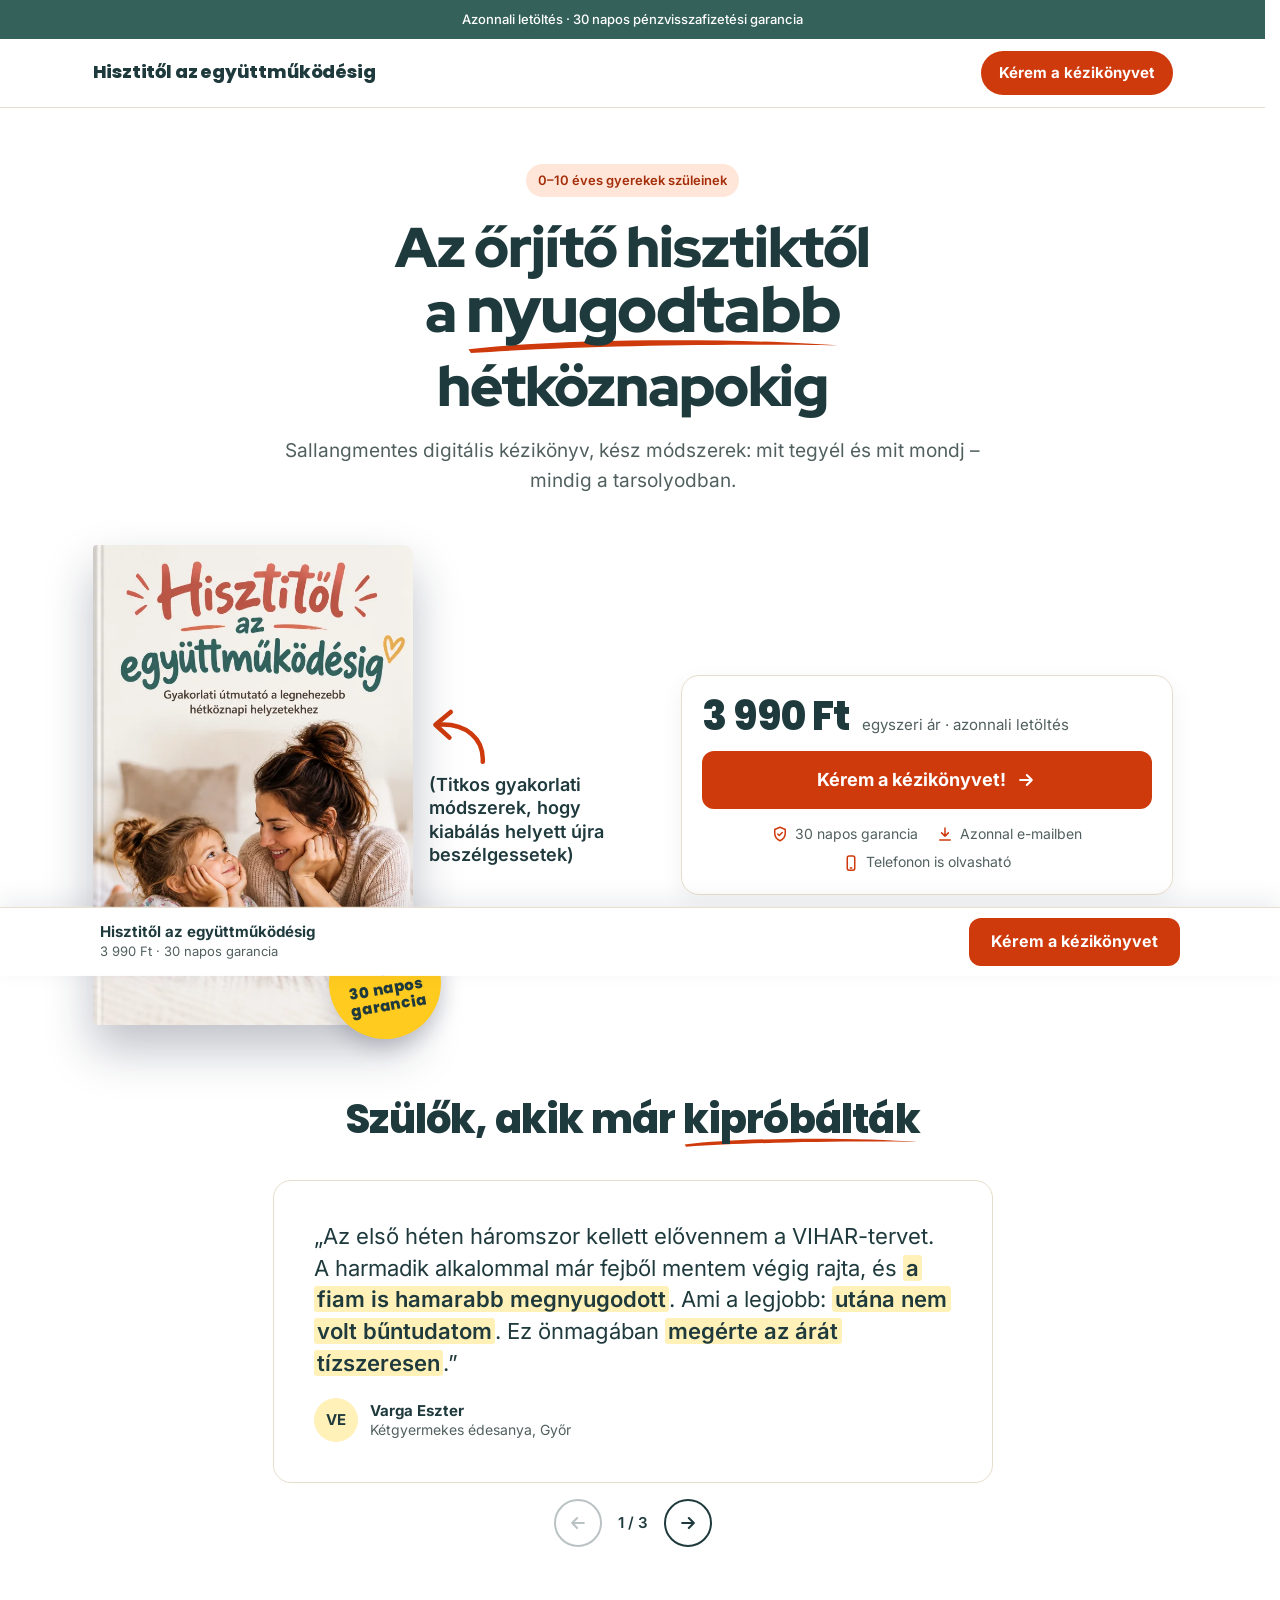
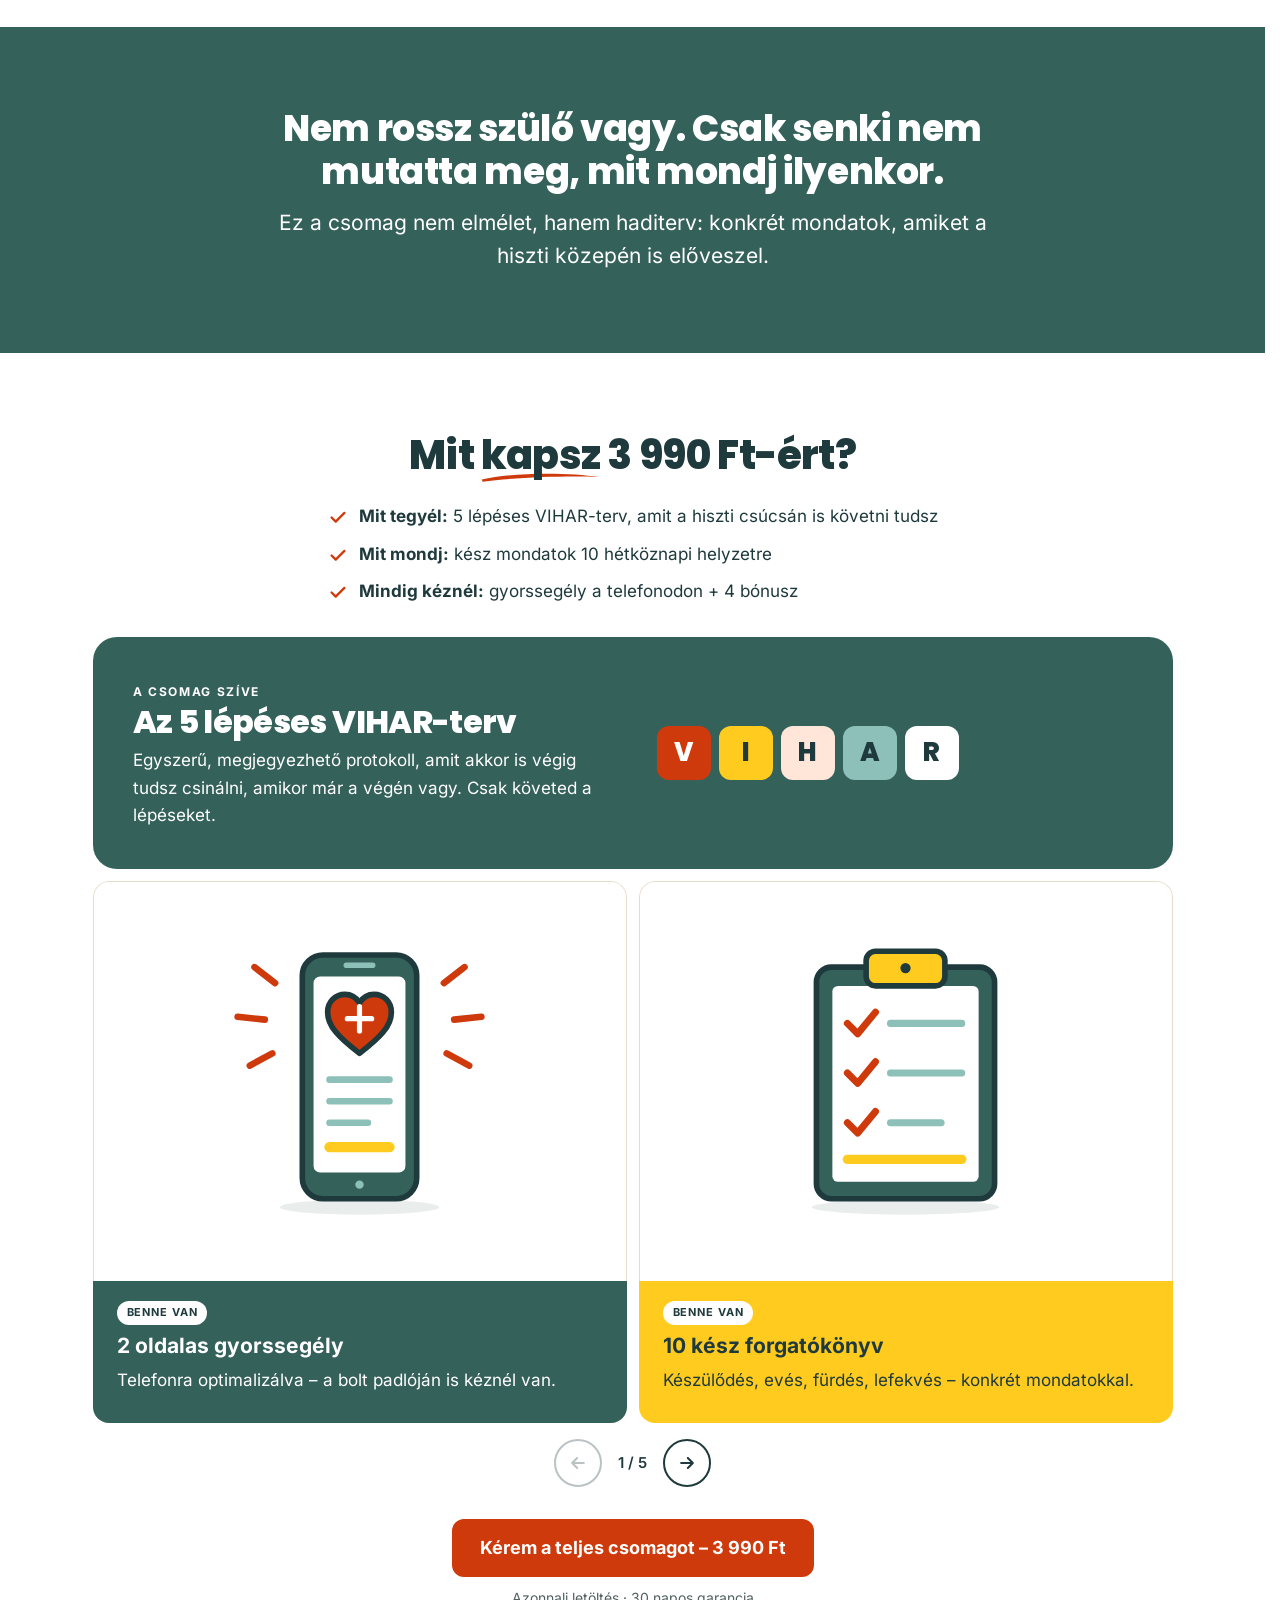
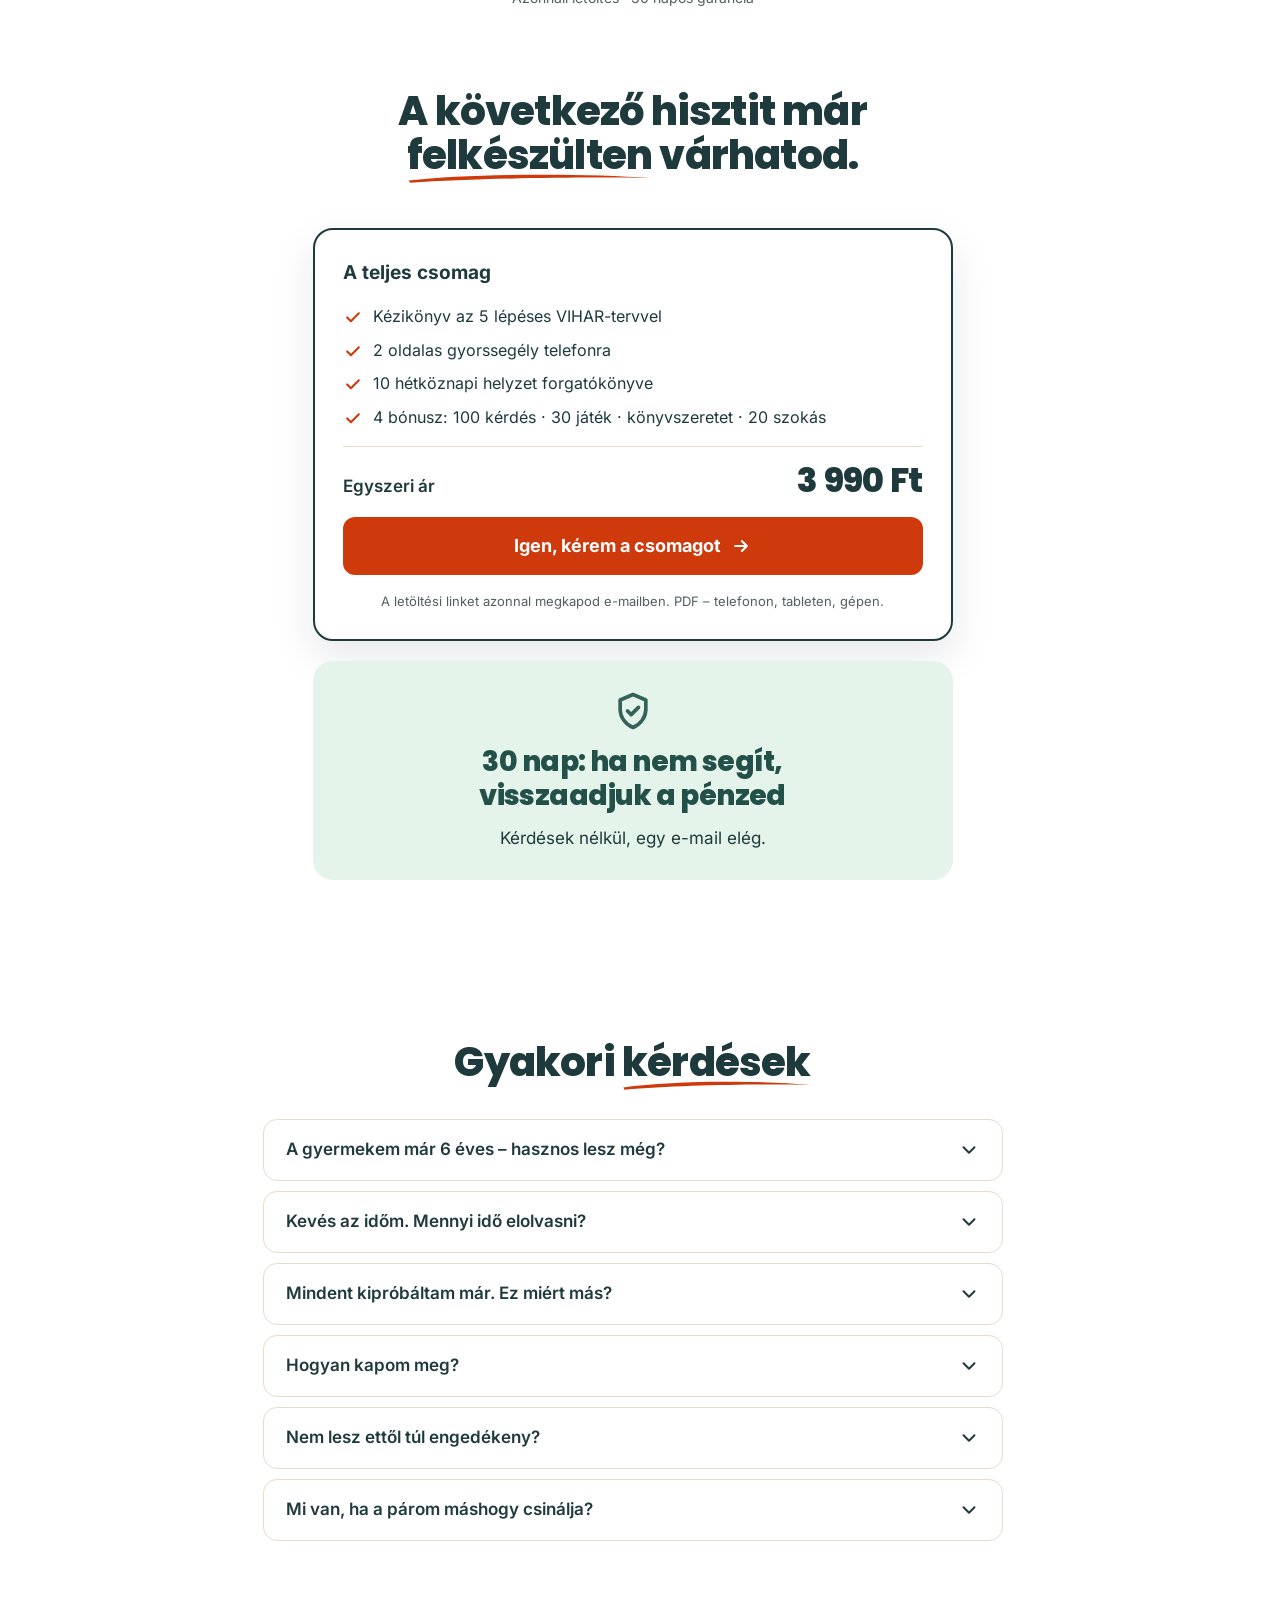
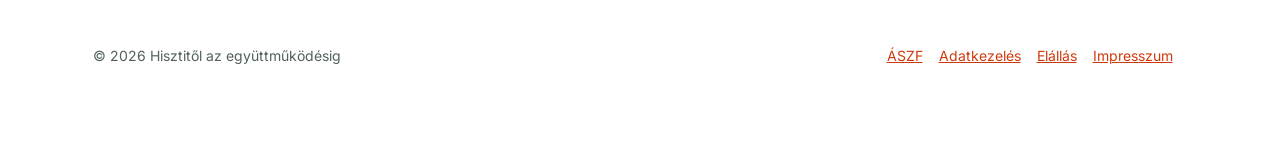
<file: arc-nelkul/index.html>
<!DOCTYPE html>
<html lang="hu">
<head>
<meta charset="utf-8">
<meta name="viewport" content="width=device-width, initial-scale=1">
<title>Hisztitől az együttműködésig – elég volt a napi hiszticsatákból</title>
<meta name="description" content="Az 5 lépéses VIHAR-terv 0–10 éves gyerekek szüleinek: konkrét mondatok, gyorssegély telefonra, 10 forgatókönyv és 4 bónusz. 3 990 Ft, azonnali letöltés, 30 napos garancia.">
<meta name="theme-color" content="#35615b">
<meta property="og:title" content="Elég volt a napi hiszticsatákból!">
<meta property="og:description" content="Az 5 lépéses VIHAR-terv: konkrét mondatok a hiszti közepére. 3 990 Ft, azonnali letöltés, 30 napos garancia.">
<meta property="og:type" content="website">
<meta property="og:locale" content="hu_HU">
<meta property="og:image" content="https://salespagenow.com/uploads/products/1195/6aa1a38db621c_1788978061.png">
<style>
/* Saját tárhelyről: így a látogató IP-címe hozzájárulás nélkül nem jut el külső szolgáltatóhoz */
@font-face { font-family: Poppins; font-weight: 800; font-display: swap; src: url(fonts/poppins-800-latin.woff2) format("woff2"); unicode-range: U+0000-00FF, U+0131, U+0152-0153, U+02BB-02BC, U+02C6, U+02DA, U+02DC, U+0304, U+0308, U+0329, U+2000-206F, U+20AC, U+2122, U+2191, U+2193, U+2212, U+2215, U+FEFF, U+FFFD; }
@font-face { font-family: Poppins; font-weight: 800; font-display: swap; src: url(fonts/poppins-800-latin-ext.woff2) format("woff2"); unicode-range: U+0100-02BA, U+02BD-02C5, U+02C7-02CC, U+02CE-02D7, U+02DD-02FF, U+1D00-1DBF, U+1E00-1E9F, U+1EF2-1EFF, U+2020, U+20A0-20AB, U+20AD-20C4, U+2113, U+2C60-2C7F, U+A720-A7FF; }
@font-face { font-family: "Red Hat Display"; font-weight: 900; font-display: swap; src: url(fonts/redhat-900-latin.woff2) format("woff2"); unicode-range: U+0000-00FF, U+0131, U+0152-0153, U+02BB-02BC, U+02C6, U+02DA, U+02DC, U+0304, U+0308, U+0329, U+2000-206F, U+20AC, U+2122, U+2191, U+2193, U+2212, U+2215, U+FEFF, U+FFFD; }
@font-face { font-family: "Red Hat Display"; font-weight: 900; font-display: swap; src: url(fonts/redhat-900-latin-ext.woff2) format("woff2"); unicode-range: U+0100-02BA, U+02BD-02C5, U+02C7-02CC, U+02CE-02D7, U+02DD-02FF, U+1D00-1DBF, U+1E00-1E9F, U+1EF2-1EFF, U+2020, U+20A0-20AB, U+20AD-20C4, U+2113, U+2C60-2C7F, U+A720-A7FF; }
@font-face { font-family: Inter; font-weight: 400 700; font-display: swap; src: url(fonts/inter-latin.woff2) format("woff2"); unicode-range: U+0000-00FF, U+0131, U+0152-0153, U+02BB-02BC, U+02C6, U+02DA, U+02DC, U+0304, U+0308, U+0329, U+2000-206F, U+20AC, U+2122, U+2191, U+2193, U+2212, U+2215, U+FEFF, U+FFFD; }
@font-face { font-family: Inter; font-weight: 400 700; font-display: swap; src: url(fonts/inter-latin-ext.woff2) format("woff2"); unicode-range: U+0100-02BA, U+02BD-02C5, U+02C7-02CC, U+02CE-02D7, U+02DD-02FF, U+1D00-1DBF, U+1E00-1E9F, U+1EF2-1EFF, U+2020, U+20A0-20AB, U+20AD-20C4, U+2113, U+2C60-2C7F, U+A720-A7FF; }
:root {
  --ink: #1f3a3d; --dark: #35615b; --muted: #51605f; --on-dark: #fff;
  --paper: #fff; --alt: #fff; --line: #e6dccb;
  --brand: #cf3a0c; --brand-dark: #a32e09; --brand-soft: #ffe6d9;
  --teal-light: #8cc0b8;
  --accent: #ffcb1f; --cta: #cf3a0c; --cta-text: #fff; --yellow-soft: #fff1b8; --green-soft: #ddf1e4; --pink-soft: #fde3dc;
  --ok: #35615b; --ok-ink: #24504a; --ok-bg: #e4f4ea;
  --display: Poppins, system-ui, sans-serif;
  --body: Inter, system-ui, -apple-system, "Segoe UI", Roboto, sans-serif;
  --gutter: clamp(16px, 4vw, 40px);
}
*, *::before, *::after { box-sizing: border-box; }
html { scroll-behavior: smooth; scrollbar-gutter: stable; -webkit-text-size-adjust: 100%; }
@media (prefers-reduced-motion: reduce) { html { scroll-behavior: auto; } }
body { margin: 0; font-family: var(--body); font-size: 17px; line-height: 1.6; color: var(--ink); background: var(--paper); -webkit-font-smoothing: antialiased; }
h1, h2, h3, p, ul, figure, blockquote { margin: 0; }
ul { padding: 0; list-style: none; }
a { color: var(--brand); }
:focus-visible { outline: 3px solid var(--brand); outline-offset: 2px; }
.i { flex-shrink: 0; }

.container { max-width: 1160px; margin: 0 auto; padding-inline: var(--gutter); }
.narrow { max-width: 820px; }
.section { padding-block: clamp(48px, 7vw, 80px); }
.alt { background: var(--alt); }
.center { text-align: center; }

.h1 { font-family: "Red Hat Display", var(--display); font-weight: 900; font-size: clamp(30px, 10vw, 56px); line-height: 1.08; letter-spacing: -0.02em; text-wrap: balance; }
.h1 .big { font-size: 1.15em; }
.h2 { font-family: var(--display); font-weight: 800; font-size: clamp(28px, 3.6vw, 40px); line-height: 1.1; letter-spacing: -0.02em; }
.h2 + * { margin-top: 12px; }
/* Kézzel húzott piros aláhúzás a címekben; a saját alsó helye miatt nem ér a következő sorhoz */
.hl { display: inline-block; padding-bottom: .22em; line-height: 1; background: url("data:image/svg+xml,%3Csvg xmlns='http://www.w3.org/2000/svg' viewBox='0 0 300 20' preserveAspectRatio='none'%3E%3Cpath d='M2 14C80 2 220 2 298 10C220 8 90 10 4 18z' fill='%23cf3a0c'/%3E%3C/svg%3E") no-repeat left bottom / 100% .3em; }
.muted { color: var(--muted); }

.btn { display: inline-flex; align-items: center; justify-content: center; gap: 10px; min-height: 58px; padding: 0 28px; border: 0; border-radius: 12px; font: inherit; font-size: 18px; font-weight: 700; line-height: 1.2; text-align: center; text-decoration: none; cursor: pointer; transition: filter .15s, transform .15s; }
.btn:active { transform: translateY(1px); }
.btn-primary, .btn-primary:hover { background: var(--cta); color: var(--cta-text); }
.btn-primary:hover { filter: brightness(.95); }
.btn-dark { background: var(--ink); color: #fff; }
.btn-outline { background: #fff; color: var(--ink); box-shadow: inset 0 0 0 2px var(--ink); }
.btn-block { display: flex; width: 100%; }
.btn-sm { min-height: 48px; padding: 0 22px; font-size: 16px; }
.btn-pill { min-height: 44px; padding: 0 18px; border-radius: 999px; font-size: 15px; }

/* Fejléc */
.topbar { padding: 9px 16px; background: var(--dark); color: #fff; font-size: 13px; font-weight: 500; text-align: center; }
.header { border-bottom: 1px solid var(--line); }
.header .container { display: flex; align-items: center; justify-content: space-between; gap: 16px; padding-block: 12px; }
.brand { font-family: var(--display); font-weight: 800; font-size: 18px; letter-spacing: -0.01em; }
/* Telefonon a ragadós sáv adja a gombot, így a márkanév kifér egy sorba */
@media (max-width: 560px) { .header .container { justify-content: center; } .header .btn { display: none; } .brand { font-size: 16px; } }

/* Hero */
.hero { padding-block: clamp(24px, 5vw, 56px) clamp(40px, 6vw, 72px); }
.hero .container { display: flex; flex-direction: column; gap: clamp(28px, 4vw, 48px); }
.buy { display: flex; flex-direction: column; gap: 20px; width: 100%; max-width: 720px; margin-inline: auto; text-align: center; }
.hero-offer { display: grid; grid-template-columns: 1.1fr 1fr; gap: clamp(24px, 4vw, 48px); align-items: center; }
.chip { align-self: center; padding: 6px 12px; border-radius: 999px; background: var(--brand-soft); color: var(--brand-dark); font-size: 13px; font-weight: 600; }
.lead { color: var(--muted); font-size: clamp(17px, 1.6vw, 19px); }
.checks { display: flex; flex-direction: column; gap: 10px; }
.checks li { display: flex; align-items: flex-start; gap: 10px; }
.checks .i { margin-top: 3px; color: var(--brand); }
.buy-box { display: flex; flex-direction: column; gap: 14px; padding: 20px; border: 1px solid var(--line); border-radius: 18px; box-shadow: 0 8px 24px rgba(24, 32, 58, .06); }
.price-row { display: flex; flex-wrap: wrap; align-items: baseline; gap: 4px 12px; font-size: 15px; color: var(--muted); }
.price { font-family: var(--display); font-weight: 800; font-size: 40px; line-height: 1; letter-spacing: -0.02em; color: var(--ink); }
.trust { display: flex; flex-wrap: wrap; justify-content: center; gap: 6px 18px; font-size: 14px; color: var(--muted); }
.trust li { display: flex; align-items: center; gap: 6px; }
.trust .i { color: var(--brand); }
.avatar { display: flex; align-items: center; justify-content: center; flex-shrink: 0; width: 44px; height: 44px; border-radius: 50%; font-size: 15px; font-weight: 700; }
.t-yellow { background: var(--yellow-soft); } .t-green { background: var(--green-soft); } .t-brand { background: var(--brand-soft); } .t-pink { background: var(--pink-soft); }

/* Termék-mockup */
.stage { display: grid; grid-template-columns: auto minmax(0, 1fr); gap: 16px; align-items: center; }
.book-side { display: flex; flex-direction: column; gap: 6px; min-width: 0; }
.book-note { font-weight: 600; font-size: clamp(14px, 3.9vw, 18px); line-height: 1.3; }
.book-arrow { display: block; width: clamp(44px, 13vw, 64px); height: auto; }
@media (max-width: 560px) { .btn { padding-inline: 16px; } }
.book-wrap { position: relative; flex-shrink: 0; }
.sticker { position: absolute; right: -28px; bottom: -14px; display: flex; flex-direction: column; align-items: center; justify-content: center; gap: 2px; width: 112px; height: 112px; border-radius: 50%; background: var(--accent); font-family: var(--display); font-weight: 800; font-size: 15px; line-height: 1.15; text-align: center; transform: rotate(-10deg); box-shadow: 0 8px 20px rgba(24, 32, 58, .2); }
.book { display: block; width: clamp(220px, 28vw, 320px); height: auto; border-radius: 4px 10px 10px 4px; box-shadow: 0 24px 48px rgba(24, 32, 58, .28); }
/* Kisebb kijelzőn a könyv és a szöveg marad egymás mellett, az ár alájuk kerül */
@media (max-width: 900px) {
  .hero-offer { grid-template-columns: minmax(0, 1fr); gap: 28px; width: 100%; max-width: 720px; margin-inline: auto; }
  .stage { grid-template-columns: minmax(0, 1.4fr) minmax(0, 1fr); gap: 12px; width: 100%; max-width: 520px; margin-inline: auto; }
  .book-side { align-items: center; }
  .book-note { text-align: center; text-wrap: balance; }
  .book-wrap { width: 100%; flex-shrink: 1; }
  .book { width: 100%; }
}
@media (max-width: 560px) {
  .sticker { right: -10px; bottom: -10px; width: 88px; height: 88px; gap: 0; font-size: 12px; }
  .sticker svg { width: 18px; height: 18px; }
}

/* Ígéret */
.promise { background: var(--dark); color: var(--on-dark); text-align: center; font-size: clamp(18px, 2vw, 21px); }
.promise p { max-width: 720px; margin-inline: auto; }
.promise strong { display: block; margin-bottom: 12px; font-family: var(--display); font-weight: 800; font-size: clamp(24px, 4vw, 36px); line-height: 1.2; letter-spacing: -0.01em; color: #fff; text-wrap: balance; }

/* Csomag */
.kit-checks { width: fit-content; max-width: 100%; margin: 20px auto 0; }
.feature { display: flex; flex-wrap: wrap; align-items: center; gap: 24px 48px; margin-top: 32px; padding: clamp(24px, 4vw, 40px); border-radius: 24px; background: var(--dark); color: #fff; }
.feature > div { flex: 1 1 380px; }
.feature p { margin-top: 8px; color: var(--on-dark); }
.feature-title { font-family: var(--display); font-weight: 800; font-size: clamp(24px, 3vw, 32px); line-height: 1.1; letter-spacing: -0.02em; }
.tag-accent { font-size: 12px; font-weight: 700; letter-spacing: .14em; color: #fff; }
.vihar { display: flex; flex-wrap: wrap; gap: 8px; }
.vihar span { display: flex; align-items: center; justify-content: center; width: clamp(40px, 12.5vw, 54px); height: clamp(40px, 12.5vw, 54px); border-radius: 12px; background: var(--accent); color: var(--ink); font-family: var(--display); font-weight: 800; font-size: 26px; }
.vihar span:nth-child(1) { background: var(--brand); color: #fff; }
.vihar span:nth-child(3) { background: var(--brand-soft); }
.vihar span:nth-child(4) { background: var(--teal-light); }
.vihar span:nth-child(5) { background: #fff; }
.items { display: flex; gap: 12px; margin-top: 12px; overflow-x: auto; scroll-snap-type: x mandatory; overscroll-behavior-x: contain; scrollbar-width: none; }
.items::-webkit-scrollbar { display: none; }
.item { flex: 0 0 calc((100% - 12px) / 2); display: flex; flex-direction: column; overflow: hidden; border-radius: 16px; background: var(--paper); scroll-snap-align: start; }
.item img { display: block; box-sizing: border-box; width: 100%; height: auto; aspect-ratio: 4 / 3; object-fit: contain; padding: 12px; background: #fff; border: 1px solid var(--line); border-bottom: 0; border-radius: 16px 16px 0 0; }
@media (max-width: 560px) { .item { flex-basis: 90%; } .item img { aspect-ratio: 1; } }
.item div { flex: 1; display: flex; flex-direction: column; gap: 8px; padding: 20px 24px 28px; }
.item .tag { background: #fff; color: var(--ink); }
.c-teal div { background: var(--dark); color: #fff; }
.c-gold div { background: var(--accent); color: var(--ink); }
.c-peach div { background: var(--brand-soft); color: var(--ink); }
.c-brand div { background: var(--brand); color: #fff; }
.item h3 { font-size: 21px; line-height: 1.25; }
.item p { font-size: 17px; }
.tag { align-self: flex-start; padding: 3px 10px; border-radius: 999px; font-size: 11px; font-weight: 700; letter-spacing: .08em; }
.cta-row { display: flex; flex-direction: column; align-items: center; gap: 10px; margin-top: 32px; }
.cta-note { font-size: 14px; color: var(--muted); }

/* Vélemények */
.proof, #order { padding-top: 0; }
.quotes { display: flex; gap: 16px; max-width: 720px; margin: 32px auto 0; overflow-x: auto; scroll-snap-type: x mandatory; overscroll-behavior-x: contain; scrollbar-width: none; }
.quotes::-webkit-scrollbar { display: none; }
.quote { flex: 0 0 100%; display: flex; flex-direction: column; justify-content: space-between; gap: 18px; padding: clamp(24px, 4vw, 40px); border: 1px solid var(--line); border-radius: 18px; scroll-snap-align: start; }
.quote blockquote { font-size: clamp(18px, 2.2vw, 22px); line-height: 1.45; }
.quote mark { padding: 0 .15em; border-radius: 3px; background: var(--yellow-soft); color: inherit; font-weight: 600; -webkit-box-decoration-break: clone; box-decoration-break: clone; }
/* Telefonon kilátszik a következő kártya széle, így látszik, hogy lapozható */
@media (max-width: 560px) { .quote { flex-basis: 88%; } }
.carousel-nav { display: flex; align-items: center; justify-content: center; gap: 16px; margin-top: 16px; font-size: 15px; font-weight: 600; }
.carousel-nav[hidden] { display: none; }
.carousel-nav button { display: flex; align-items: center; justify-content: center; width: 48px; height: 48px; padding: 0; border: 2px solid var(--ink); border-radius: 50%; background: #fff; color: var(--ink); cursor: pointer; }
.carousel-nav button:disabled { opacity: .3; cursor: default; }
.carousel-nav button:first-child svg { transform: rotate(180deg); }
.stars { display: none; }
.quote figcaption { display: flex; align-items: center; gap: 12px; font-size: 15px; line-height: 1.35; }
.quote figcaption span span { display: block; font-size: 14px; color: var(--muted); }

/* Checkout */
.checkout { display: flex; flex-direction: column; gap: 20px; max-width: 720px; }
.checkout .h2 { margin-bottom: 12px; }
.field { display: flex; flex-direction: column; gap: 4px; min-width: 0; font-size: 15px; font-weight: 600; line-height: 1.3; }
.field input { width: 100%; min-height: 48px; padding: 0 14px; border: 1px solid var(--muted); border-radius: 10px; background: #fff; color: var(--ink); font: inherit; font-size: 16px; font-weight: 400; }
.field[hidden] { display: none; }
.co-link { align-self: flex-start; min-height: 44px; padding: 0; border: 0; background: none; color: var(--brand); font: inherit; font-size: 15px; font-weight: 600; text-decoration: underline; cursor: pointer; }
.field-row { display: grid; grid-template-columns: 112px 1fr; gap: 12px; }
.pay-slot { padding: 16px; border: 1px dashed var(--muted); border-radius: 10px; background: var(--brand-soft); color: var(--muted); font-size: 15px; }
.accept { display: flex; align-items: flex-start; gap: 10px; font-size: 14px; line-height: 1.4; }
.accept input { flex-shrink: 0; width: 20px; height: 20px; margin: 0; }
.form-status { padding: 12px 14px; border-radius: 10px; background: var(--pink-soft); font-size: 15px; font-weight: 500; }

/* Lépésenkénti rendelési ablak */
html:has(.co[open]) { overflow: hidden; }
/* Mindig a kijelző közepén; a magassága lépésenként animálva követi a tartalmat (.co-steps) */
.co { width: min(100% - 24px, 560px); max-width: none; max-height: calc(100dvh - 16px); margin: auto; padding: 0; border: 0; border-radius: 20px; overflow: hidden auto; scrollbar-width: none; background: #fff; color: var(--ink); box-shadow: 0 24px 64px rgba(15, 20, 38, .35); }
.co::-webkit-scrollbar { display: none; }
.co .btn { min-height: 52px; }
.co[open] { animation: co-in .25s ease; }
.co::backdrop { background: rgba(15, 20, 38, .6); }
.co-head { position: relative; display: flex; align-items: center; gap: 12px; padding: 10px 56px 10px 16px; font-size: 15px; line-height: 1.3; }
.co-head img { flex-shrink: 0; width: 48px; height: auto; border-radius: 2px 4px 4px 2px; }
@media (max-width: 400px) { .co-head { padding-right: 48px; font-size: 14px; } .co-head img { width: 40px; } }
.co-head div { flex: 1; min-width: 0; }
.co-head span { display: block; font-size: 13px; color: var(--muted); }
.co-close { position: absolute; top: 6px; right: 6px; display: flex; align-items: center; justify-content: center; width: 40px; height: 40px; padding: 0; border: 0; border-radius: 50%; background: var(--brand-soft); color: var(--ink); cursor: pointer; }
.co-bar { height: 4px; background: var(--line); }
.co-bar span { display: block; height: 100%; background: var(--accent); transition: width .3s ease; }
.co-steps { display: grid; align-items: start; overflow: hidden; transition: height .3s ease; }
.co-step { grid-area: 1 / 1; display: flex; flex-direction: column; gap: 12px; min-width: 0; padding: 16px 24px; }
.co-step[hidden] { display: flex; visibility: hidden; }
.co-step:not([hidden]) { animation: co-step .25s ease; }
.co-step:focus { outline: 0; }
/* A garancia minden lépésben látszik az ablak alján, görgetéskor is */
.co form { display: flex; flex-direction: column; min-height: 100%; }
.co-guarantee { position: sticky; bottom: 0; display: flex; align-items: center; gap: 10px; margin-top: auto; padding: 8px 20px; background: var(--ok-bg); color: var(--ink); font-size: 13px; line-height: 1.35; }
.co-guarantee .i { color: var(--ok); }
.co-guarantee strong { display: block; font-size: 14px; color: var(--ok-ink); }
.field-note { font-size: 13px; font-weight: 400; color: var(--muted); }
.co-title { font-family: var(--display); font-weight: 800; font-size: 24px; line-height: 1.15; letter-spacing: -0.02em; }
.co-actions { display: flex; gap: 10px; }
.co-actions .btn-primary { flex: 1; }
.co-back { align-self: center; min-height: 44px; padding: 0 16px; border: 0; background: none; color: var(--muted); font: inherit; font-size: 15px; cursor: pointer; }
@keyframes co-in { from { opacity: 0; } }
@keyframes co-step { from { opacity: 0; } }
@media (prefers-reduced-motion: reduce) { .co[open], .co-step:not([hidden]) { animation: none; } .co-bar span, .co-steps { transition: none; } }
.offer-box { display: flex; flex-direction: column; gap: 16px; padding: 28px; border: 2px solid var(--ink); border-radius: 20px; background: #fff; box-shadow: 0 16px 40px rgba(24, 32, 58, .1); }
.offer-box h3 { font-size: 19px; }
.offer-box .checks { gap: 8px; font-size: 16px; }
.total { display: flex; align-items: baseline; justify-content: space-between; gap: 12px; padding-top: 16px; border-top: 1px solid var(--line); font-weight: 600; }
.total .price { font-size: 34px; }
.fine { font-size: 13px; color: var(--muted); text-align: center; }
.guarantee { display: flex; flex-direction: column; align-items: center; justify-content: center; gap: 12px; padding: 28px; text-align: center; border-radius: 20px; background: var(--ok-bg); color: var(--ink); }
.guarantee .i { color: var(--ok); }
.guarantee h3 { font-family: var(--display); font-weight: 800; font-size: clamp(22px, 3vw, 28px); line-height: 1.2; letter-spacing: -0.02em; color: var(--ok-ink); text-wrap: balance; }

/* GYIK */
.faq { display: flex; flex-direction: column; gap: 10px; margin-top: 28px; text-align: left; }
.faq details { padding: 0 22px; border: 1px solid var(--line); border-radius: 14px; background: var(--alt); }
.faq summary { display: flex; align-items: center; justify-content: space-between; gap: 16px; min-height: 60px; padding-block: 12px; font-weight: 600; line-height: 1.35; list-style: none; cursor: pointer; }
.faq summary::-webkit-details-marker { display: none; }
.faq summary .i { transition: transform .2s; }
.faq details[open] summary .i { transform: rotate(180deg); }
.faq details p { padding-bottom: 18px; font-size: 16px; color: var(--muted); }

.footer { padding: 24px 0 96px; font-size: 14px; color: var(--muted); }
.footer .container { display: flex; flex-wrap: wrap; justify-content: space-between; gap: 8px 24px; }
.footer-links { display: flex; flex-wrap: wrap; gap: 6px 16px; }
.footer-links button { padding: 0; border: 0; background: none; color: var(--brand); font: inherit; text-decoration: underline; cursor: pointer; }
.footer-links button[hidden] { display: none; }

/* Ragadós sáv */
.sticky-bar { position: fixed; inset: auto 0 0 0; z-index: 50; padding: 10px 0 calc(10px + env(safe-area-inset-bottom)); border-top: 1px solid var(--line); background: #fff; box-shadow: 0 -8px 24px rgba(24, 32, 58, .08); transform: translateY(110%); transition: transform .25s ease; }
.sticky-bar.is-visible { transform: none; }
@media (prefers-reduced-motion: reduce) { .sticky-bar { transition: none; } }
.sticky-bar .container { display: flex; align-items: center; justify-content: space-between; gap: 12px; }
.sticky-name { font-size: 15px; font-weight: 700; line-height: 1.3; }
.sticky-meta { font-size: 13px; color: var(--muted); }
.sticky-bar .btn { flex-shrink: 0; white-space: nowrap; }
@media (max-width: 340px) { .sticky-meta span { display: none; } }
@media (max-width: 560px) { .sticky-name { display: none; } .sticky-meta { font-size: 14px; font-weight: 700; color: var(--ink); } }

/* Süti-sáv */
.consent { position: fixed; left: 16px; right: 16px; bottom: 16px; z-index: 60; display: flex; flex-wrap: wrap; align-items: center; justify-content: space-between; gap: 12px 24px; max-width: 760px; margin: 0 auto; padding: 16px 20px; border: 1px solid var(--line); border-radius: 16px; background: #fff; box-shadow: 0 16px 40px rgba(24, 32, 58, .18); font-size: 14px; }
.consent[hidden] { display: none; }
.consent p { flex: 1 1 320px; }
.consent div { display: flex; gap: 10px; }
</style>
</head>
<body>

<svg width="0" height="0" style="position:absolute" aria-hidden="true" focusable="false">
  <symbol id="i-check" viewBox="0 0 24 24"><path d="M5 12.5l4.5 4.5L19 7.5" fill="none" stroke="currentColor" stroke-width="2.5" stroke-linecap="round" stroke-linejoin="round"/></symbol>
  <symbol id="i-cross" viewBox="0 0 24 24"><path d="M6 6l12 12M18 6L6 18" fill="none" stroke="currentColor" stroke-width="2.5" stroke-linecap="round"/></symbol>
  <symbol id="i-arrow" viewBox="0 0 24 24"><path d="M5 12h14M13 6l6 6-6 6" fill="none" stroke="currentColor" stroke-width="2.5" stroke-linecap="round" stroke-linejoin="round"/></symbol>
  <symbol id="i-chev" viewBox="0 0 24 24"><path d="M6 9l6 6 6-6" fill="none" stroke="currentColor" stroke-width="2.2" stroke-linecap="round" stroke-linejoin="round"/></symbol>
  <symbol id="i-shield" viewBox="0 0 24 24"><g fill="none" stroke="currentColor" stroke-width="2" stroke-linecap="round" stroke-linejoin="round"><path d="M12 3l7 3v5c0 4.5-3 8.3-7 10-4-1.7-7-5.5-7-10V6l7-3z"/><path d="M9 12l2 2 4-4"/></g></symbol>
  <symbol id="i-download" viewBox="0 0 24 24"><path d="M12 4v11m0 0l-4.5-4.5M12 15l4.5-4.5M5 20h14" fill="none" stroke="currentColor" stroke-width="2" stroke-linecap="round" stroke-linejoin="round"/></symbol>
  <symbol id="i-phone" viewBox="0 0 24 24"><g fill="none" stroke="currentColor" stroke-width="2" stroke-linecap="round" stroke-linejoin="round"><rect x="7" y="2.5" width="10" height="19" rx="2.5"/><path d="M11 18.5h2"/></g></symbol>
</svg>

<div class="topbar">Azonnali letöltés · 30 napos pénzvisszafizetési garancia</div>

<header class="header">
  <div class="container">
    <span class="brand">Hisztitől az együttműködésig</span>
    <a class="btn btn-primary btn-pill" href="#order" data-cta>Kérem a kézikönyvet</a>
  </div>
</header>

<main>
  <!-- 1. HERO: ígéret + ár + gomb a hajtás fölött -->
  <section class="hero">
    <div class="container">
      <div class="buy">
        <span class="chip">0–10 éves gyerekek szüleinek</span>
        <h1 class="h1">Az őrjítő hisztiktől a <span class="hl big">nyugodtabb</span> hétköznapokig</h1>
        <p class="lead">Sallangmentes digitális kézikönyv, kész módszerek: mit tegyél és mit mondj – mindig a tarsolyodban.</p>
      </div>

      <div class="hero-offer">
        <div class="stage">
          <div class="book-wrap" role="img" aria-label="A kézikönyv borítója, 30 napos pénzvisszafizetési garanciával">
            <img class="book" src="images/konyv-borito.webp" width="600" height="900" alt="" fetchpriority="high">
            <div class="sticker" aria-hidden="true"><svg class="i" width="26" height="26"><use href="#i-shield"/></svg><span>30 napos<br>garancia</span></div>
          </div>
          <div class="book-side">
            <svg class="book-arrow" viewBox="0 0 100 100" fill="none" stroke="#cf3a0c" stroke-width="7" stroke-linecap="round" stroke-linejoin="round" aria-hidden="true" focusable="false"><path d="M84 92C86 56 58 30 12 34"/><path d="M34 14L10 34L32 54"/></svg>
            <p class="book-note">(Titkos gyakorlati módszerek, hogy kiabálás helyett újra beszélgessetek)</p>
          </div>
        </div>

        <div class="buy-box" id="hero-buy">
          <div class="price-row"><span class="price">3&nbsp;990&nbsp;Ft</span><span>egyszeri ár · azonnali letöltés</span></div>
          <a class="btn btn-primary btn-block" href="#order" data-cta>Kérem a kézikönyvet! <svg class="i" width="20" height="20" aria-hidden="true"><use href="#i-arrow"/></svg></a>
          <ul class="trust">
            <li><svg class="i" width="18" height="18" aria-hidden="true"><use href="#i-shield"/></svg>30 napos garancia</li>
            <li><svg class="i" width="18" height="18" aria-hidden="true"><use href="#i-download"/></svg>Azonnal e-mailben</li>
            <li><svg class="i" width="18" height="18" aria-hidden="true"><use href="#i-phone"/></svg>Telefonon is olvasható</li>
          </ul>
        </div>
      </div>
    </div>
  </section>

  <!-- 2. BIZONYÍTÉK -->
  <section class="section proof">
    <div class="container">
      <h2 class="h2 center">Szülők, akik már <span class="hl">kipróbálták</span></h2>
      <div class="quotes" data-carousel role="group" aria-label="Szülői vélemények, vízszintesen lapozható" tabindex="0">
        <figure class="quote">
          <blockquote>„Az első héten háromszor kellett elővennem a VIHAR-tervet. A harmadik alkalommal már fejből mentem végig rajta, és <mark>a fiam is hamarabb megnyugodott</mark>. Ami a legjobb: <mark>utána nem volt bűntudatom</mark>. Ez önmagában <mark>megérte az árát tízszeresen</mark>.”</blockquote>
          <figcaption><span class="avatar t-yellow" aria-hidden="true">VE</span><span><strong>Varga Eszter</strong><span>Kétgyermekes édesanya, Győr</span></span></figcaption>
        </figure>
        <figure class="quote">
          <blockquote>„Apukaként mindig úgy éreztem, ezek az érzelmi viharok nem az én területem. Ez a csomag megmutatta, hogy igenis van szerepem – és <mark>konkrétan megmondta, mi az</mark>. A »Mit mondj?« fejezet <mark>az életem legpraktikusabb olvasmánya</mark> volt.”</blockquote>
          <figcaption><span class="avatar t-green" aria-hidden="true">HB</span><span><strong>Horváth Bálint</strong><span>Édesapa, 4 éves kislánnyal, Budapest</span></span></figcaption>
        </figure>
        <figure class="quote">
          <blockquote>„Három gyerekemmel mindennapossá váltak a hisztik. Már szorongva keltem fel reggel. A 20 szokásos bónusz <mark>az első nap megváltoztatta a hozzáállásomat</mark> – amikor megértettem, miért nyafog, <mark>egyszerűen kevésbé zavart</mark>. Ez nem varázslat, csak végre volt egy magyarázatom.”</blockquote>
          <figcaption><span class="avatar t-pink" aria-hidden="true">KR</span><span><strong>Kiss Réka</strong><span>Háromgyermekes édesanya, Pécs</span></span></figcaption>
        </figure>
      </div>
      <div class="carousel-nav" hidden>
        <button type="button" aria-label="Előző vélemény"><svg class="i" width="20" height="20" aria-hidden="true"><use href="#i-arrow"/></svg></button>
        <span aria-live="polite"></span>
        <button type="button" aria-label="Következő vélemény"><svg class="i" width="20" height="20" aria-hidden="true"><use href="#i-arrow"/></svg></button>
      </div>
    </div>
  </section>

  <!-- 3. ÍGÉRET -->
  <section class="section promise">
    <div class="container">
      <p><strong>Nem rossz szülő vagy. Csak senki nem mutatta meg, mit mondj ilyenkor.</strong> Ez a csomag nem elmélet, hanem haditerv: konkrét mondatok, amiket a hiszti közepén is előveszel.</p>
    </div>
  </section>

  <!-- 4. MIT KAPSZ -->
  <section class="section alt">
    <div class="container">
      <h2 class="h2 center">Mit <span class="hl">kapsz</span> 3&nbsp;990&nbsp;Ft-ért?</h2>
      <ul class="checks kit-checks">
        <li><svg class="i" width="22" height="22" aria-hidden="true"><use href="#i-check"/></svg><span><strong>Mit tegyél:</strong> 5 lépéses VIHAR-terv, amit a hiszti csúcsán is követni tudsz</span></li>
        <li><svg class="i" width="22" height="22" aria-hidden="true"><use href="#i-check"/></svg><span><strong>Mit mondj:</strong> kész mondatok 10 hétköznapi helyzetre</span></li>
        <li><svg class="i" width="22" height="22" aria-hidden="true"><use href="#i-check"/></svg><span><strong>Mindig kéznél:</strong> gyorssegély a telefonodon + 4 bónusz</span></li>
      </ul>
      <div class="feature">
        <div>
          <span class="tag-accent">A CSOMAG SZÍVE</span>
          <h3 class="feature-title">Az 5 lépéses VIHAR-terv</h3>
          <p>Egyszerű, megjegyezhető protokoll, amit akkor is végig tudsz csinálni, amikor már a végén vagy. Csak követed a lépéseket.</p>
        </div>
        <div class="vihar" aria-hidden="true"><span>V</span><span>I</span><span>H</span><span>A</span><span>R</span></div>
      </div>
      <div class="items" data-carousel role="group" aria-label="A csomag tartalma, vízszintesen lapozható" tabindex="0">
        <article class="item c-teal"><img src="images/kartyak/gyorssegely.svg" width="800" height="800" alt="" loading="lazy"><div><span class="tag t-brand">BENNE VAN</span><h3>2 oldalas gyorssegély</h3><p>Telefonra optimalizálva – a bolt padlóján is kéznél van.</p></div></article>
        <article class="item c-gold"><img src="images/kartyak/forgatokonyv.svg" width="800" height="800" alt="" loading="lazy"><div><span class="tag t-brand">BENNE VAN</span><h3>10 kész forgatókönyv</h3><p>Készülődés, evés, fürdés, lefekvés – konkrét mondatokkal.</p></div></article>
        <article class="item c-peach"><img src="images/kartyak/beszelgetes.svg" width="800" height="800" alt="" loading="lazy"><div><span class="tag t-yellow">BÓNUSZ 1</span><h3>Beszélgess velem!</h3><p>100 kérdés, amitől megnyílik a gyermeked.</p></div></article>
        <article class="item c-brand"><img src="images/kartyak/jatek.svg" width="800" height="800" alt="" loading="lazy"><div><span class="tag t-green">BÓNUSZ 2</span><h3>Fejlesztés játék közben</h3><p>30 otthoni játék beszédre, figyelemre, memóriára.</p></div></article>
        <article class="item c-teal"><img src="images/kartyak/konyvek.svg" width="800" height="800" alt="" loading="lazy"><div><span class="tag t-pink">BÓNUSZ 3</span><h3>Szerettesd meg vele a könyveket!</h3><p>Hogy az esti mese közös öröm legyen.</p></div></article>
        <article class="item c-gold"><img src="images/kartyak/szokasok.svg" width="800" height="800" alt="" loading="lazy"><div><span class="tag t-yellow">BÓNUSZ 4</span><h3>20 kibírhatatlan gyerekszokás</h3><p>Mi áll mögöttük, és hogyan reagálj veszekedés nélkül.</p></div></article>
      </div>
      <div class="carousel-nav" hidden>
        <button type="button" aria-label="Előző kártya"><svg class="i" width="20" height="20" aria-hidden="true"><use href="#i-arrow"/></svg></button>
        <span aria-live="polite"></span>
        <button type="button" aria-label="Következő kártya"><svg class="i" width="20" height="20" aria-hidden="true"><use href="#i-arrow"/></svg></button>
      </div>
      <div class="cta-row">
        <a class="btn btn-primary" href="#order" data-cta>Kérem a teljes csomagot – 3&nbsp;990&nbsp;Ft</a>
        <span class="cta-note">Azonnali letöltés · 30 napos garancia</span>
      </div>
    </div>
  </section>

  <!-- 5. CHECKOUT + GARANCIA -->
  <section class="section alt" id="order">
    <div class="container checkout">
      <h2 class="h2 center">A következő hisztit már <span class="hl">felkészülten</span> várhatod.</h2>
      <div class="offer-box">
        <h3>A teljes csomag</h3>
        <ul class="checks">
          <li><svg class="i" width="20" height="20" aria-hidden="true"><use href="#i-check"/></svg>Kézikönyv az 5 lépéses VIHAR-tervvel</li>
          <li><svg class="i" width="20" height="20" aria-hidden="true"><use href="#i-check"/></svg>2 oldalas gyorssegély telefonra</li>
          <li><svg class="i" width="20" height="20" aria-hidden="true"><use href="#i-check"/></svg>10 hétköznapi helyzet forgatókönyve</li>
          <li><svg class="i" width="20" height="20" aria-hidden="true"><use href="#i-check"/></svg>4 bónusz: 100 kérdés · 30 játék · könyvszeretet · 20 szokás</li>
        </ul>
        <div class="total"><span>Egyszeri ár</span><span class="price">3&nbsp;990&nbsp;Ft</span></div>
        <a class="btn btn-primary btn-block" href="#order" data-cta>Igen, kérem a csomagot <svg class="i" width="20" height="20" aria-hidden="true"><use href="#i-arrow"/></svg></a>
        <p class="fine">A letöltési linket azonnal megkapod e-mailben. PDF – telefonon, tableten, gépen.</p>
      </div>
      <div class="guarantee">
        <svg class="i" width="44" height="44" aria-hidden="true"><use href="#i-shield"/></svg>
        <h3>30 nap: ha nem segít, visszaadjuk a pénzed</h3>
        <p>Kérdések nélkül, egy e-mail elég.</p>
      </div>
    </div>
  </section>

  <!-- 6. GYIK -->
  <section class="section">
    <div class="container narrow center">
      <h2 class="h2">Gyakori <span class="hl">kérdések</span></h2>
      <div class="faq">
        <details>
          <summary>A gyermekem már 6 éves – hasznos lesz még?<svg class="i" width="22" height="22" aria-hidden="true"><use href="#i-chev"/></svg></summary>
          <p>Igen. A csomag 10 éves korig ajánlott.</p>
        </details>
        <details>
          <summary>Kevés az időm. Mennyi idő elolvasni?<svg class="i" width="22" height="22" aria-hidden="true"><use href="#i-chev"/></svg></summary>
          <p>A VIHAR-terv és a gyorssegély pár perc alatt elsajátítható. A fő könyvet fejezetenként, a saját tempódban olvashatod.</p>
        </details>
        <details>
          <summary>Mindent kipróbáltam már. Ez miért más?<svg class="i" width="22" height="22" aria-hidden="true"><use href="#i-chev"/></svg></summary>
          <p>Nem tippeket kapsz, hanem egy rendszert: konkrét mondatokat, forgatókönyveket és egy azonnal bevethető protokollt.</p>
        </details>
        <details>
          <summary>Hogyan kapom meg?<svg class="i" width="22" height="22" aria-hidden="true"><use href="#i-chev"/></svg></summary>
          <p>A fizetés után a letöltési linket e-mailben küldjük a megadott címre. A csomag PDF, így telefonon, tableten és gépen is olvasható. Postán nem érkezik semmi.</p>
        </details>
        <details>
          <summary>Nem lesz ettől túl engedékeny?<svg class="i" width="22" height="22" aria-hidden="true"><use href="#i-chev"/></svg></summary>
          <p>Nem az a cél, hogy mindent ráhagyj. A módszer abban segít, hogy kiabálás nélkül, konkrét mondatokkal kezeld a helyzetet, miközben te maradsz a szülő.</p>
        </details>
        <details>
          <summary>Mi van, ha a párom máshogy csinálja?<svg class="i" width="22" height="22" aria-hidden="true"><use href="#i-chev"/></svg></summary>
          <p>A VIHAR-tervet és a kész mondatokat egyedül is használhatod, nem kell hozzá, hogy mindketten ugyanúgy csináljátok. A 2 oldalas gyorssegélyt könnyen megmutathatod a párodnak is.</p>
        </details>
      </div>
    </div>
  </section>
</main>

<footer class="footer">
  <div class="container">
    <span>© 2026 Hisztitől az együttműködésig</span>
    <nav class="footer-links">
      <a href="aszf.html">ÁSZF</a>
      <a href="adatkezeles.html">Adatkezelés</a>
      <a href="elallas.html">Elállás</a>
      <a href="impresszum.html">Impresszum</a>
      <button type="button" id="cookie-settings" hidden>Süti-beállítások</button>
    </nav>
  </div>
</footer>

<dialog class="co" id="checkout" aria-label="Megrendelés">
  <form id="checkout-form" novalidate>
    <div class="co-head">
      <img src="images/konyv-borito.webp" width="600" height="900" alt="">
      <div>
        <strong>Hisztitől az együttműködésig</strong>
        <span>3&nbsp;990&nbsp;Ft · 30 napos garancia</span>
      </div>
      <button type="button" class="co-close" aria-label="Bezárás" data-co-close><svg class="i" width="20" height="20" aria-hidden="true"><use href="#i-cross"/></svg></button>
    </div>
    <div class="co-bar" aria-hidden="true"><span></span></div>

    <div class="co-steps">
    <div class="co-step" tabindex="-1">
      <h2 class="co-title">Hova küldjük a digitális könyvet?</h2>
      <label class="field">Név<input type="text" name="customer_name" autocomplete="name" required></label>
      <label class="field"><span>E-mail <span class="field-note">(erre a címre kapod a kézikönyvet.)</span></span><input type="email" name="customer_email" autocomplete="email" required></label>
      <button type="submit" class="btn btn-primary btn-block">Tovább a számlázáshoz <svg class="i" width="20" height="20" aria-hidden="true"><use href="#i-arrow"/></svg></button>
    </div>

    <div class="co-step" tabindex="-1" hidden>
      <h2 class="co-title">Kinek szóljon a számla?</h2>
      <label class="field">Számlázási név<input type="text" name="billing_name" autocomplete="billing name" required></label>
      <div class="field-row">
        <label class="field">Irányítószám<input type="text" name="billing_zip" inputmode="numeric" autocomplete="billing postal-code" required></label>
        <label class="field">Város<input type="text" name="billing_city" autocomplete="billing address-level2" required></label>
        <datalist id="city-options"></datalist>
      </div>
      <label class="field">Cím<input type="text" name="billing_address" autocomplete="billing street-address" required></label>
      <button type="button" class="co-link" id="tax-toggle" aria-expanded="false" aria-controls="tax-field">Céges számlát kérek</button>
      <label class="field" id="tax-field" hidden>Adószám<input type="text" name="billing_tax_number" inputmode="numeric"></label>
      <div class="co-actions">
        <button type="button" class="btn btn-outline" data-co-back>Vissza</button>
        <button type="submit" class="btn btn-primary">Tovább a fizetéshez <svg class="i" width="20" height="20" aria-hidden="true"><use href="#i-arrow"/></svg></button>
      </div>
    </div>

    <div class="co-step" tabindex="-1" hidden>
      <h2 class="co-title">Utolsó lépés: fizetés</h2>
      <!-- Ide kerül a fizetési szolgáltató kártyamezője -->
      <div class="pay-slot">A fizetési szolgáltató bekötése után itt jelenik meg a kártyamező.</div>
      <label class="accept"><input type="checkbox" name="accept_terms" required><span>Elfogadom az <a href="aszf.html" target="_blank">ÁSZF-et</a> és az <a href="adatkezeles.html" target="_blank">Adatkezelési tájékoztatót</a>.</span></label>      <button type="submit" class="btn btn-primary btn-block">Megrendelés fizetési kötelezettséggel – 3&nbsp;990&nbsp;Ft</button>
      <p class="form-status" id="checkout-status" role="alert" hidden>A fizetés még nincs bekötve, ezért a rendelés most nem küldhető el. Az adataid nem mentek el sehova.</p>
      <button type="button" class="co-back" data-co-back>Vissza</button>
    </div>
    </div>

    <div class="co-guarantee">
      <svg class="i" width="24" height="24" aria-hidden="true"><use href="#i-shield"/></svg>
      <p><strong>30 napos pénzvisszafizetési garancia</strong><span>Ha nem segít, visszaadjuk a pénzed, kérdések nélkül.</span></p>
    </div>
  </form>
</dialog>

<div class="sticky-bar" inert>
  <div class="container">
    <div>
      <div class="sticky-name">Hisztitől az együttműködésig</div>
      <div class="sticky-meta">3&nbsp;990&nbsp;Ft<span> · 30 napos garancia</span></div>
    </div>
    <a class="btn btn-primary btn-sm" href="#order" data-cta>Kérem a kézikönyvet</a>
  </div>
</div>

<div id="consent" class="consent" role="dialog" aria-label="Süti-beállítások" hidden>
  <p>A hirdetéseink méréséhez sütiket (Meta Pixel) használunk, ha hozzájárulsz. Döntésedet a lábléc „Süti-beállítások” gombjával bármikor megváltoztathatod. <a href="adatkezeles.html#sutik">Részletek</a></p>
  <div>
    <button type="button" class="btn btn-outline btn-sm" data-consent="denied">Elutasítom</button>
    <button type="button" class="btn btn-dark btn-sm" data-consent="granted">Elfogadom</button>
  </div>
</div>

<script>
(function () {
  // ===== BEÁLLÍTÁSOK =====
  var CONFIG = {
    metaPixelId: "", // pl. "123456789012345" – üresen nincs pixel és süti-sáv sem
    productName: "Hisztitől az együttműködésig",
    price: 3990,
    currency: "HUF"
  };
  // ========================

  function track(event, data) {
    if (typeof window.fbq === "function") window.fbq("track", event, data);
  }

  document.querySelectorAll("[data-cta]").forEach(function (a) {
    a.addEventListener("click", function (e) {
      e.preventDefault();
      openCheckout();
      track("InitiateCheckout", { content_name: CONFIG.productName, value: CONFIG.price, currency: CONFIG.currency, num_items: 1 });
    });
  });

  // Ragadós sáv: akkor látszik, ha sem a hero ára, sem az ajánlat nem látszik
  var bar = document.querySelector(".sticky-bar");
  var targets = [document.getElementById("hero-buy"), document.getElementById("order")];
  if (bar && "IntersectionObserver" in window) {
    var visible = new Map();
    var io = new IntersectionObserver(function (entries) {
      entries.forEach(function (e) { visible.set(e.target, e.isIntersecting); });
      var show = targets.every(function (t) { return !visible.get(t); });
      bar.classList.toggle("is-visible", show);
      if (show) bar.removeAttribute("inert"); else bar.setAttribute("inert", "");
    });
    targets.forEach(function (t) { io.observe(t); });
  }

  var year = document.querySelector(".footer span");
  if (year) year.textContent = year.textContent.replace(/\d{4}/, String(new Date().getFullYear()));

  // Lapozható kártyák (húzással gombok nélkül is működnek)
  var calm = window.matchMedia("(prefers-reduced-motion: reduce)").matches;

  document.querySelectorAll("[data-carousel]").forEach(function (list) {
    var nav = list.nextElementSibling;
    var cards = list.children;
    var navBtns = nav.querySelectorAll("button");

    function stepSize() { return cards[1].offsetLeft - cards[0].offsetLeft; }
    function pages() { return cards.length - Math.round(list.clientWidth / stepSize()) + 1; }
    function index() { return Math.min(Math.round(list.scrollLeft / stepSize()), pages() - 1); }
    function goTo(i) { list.scrollTo({ left: i * stepSize(), behavior: calm ? "auto" : "smooth" }); }
    function update() {
      var i = index();
      nav.querySelector("span").textContent = (i + 1) + " / " + pages();
      navBtns[0].disabled = i === 0;
      navBtns[1].disabled = i === pages() - 1;
    }
    navBtns[0].addEventListener("click", function () { goTo(index() - 1); });
    navBtns[1].addEventListener("click", function () { goTo(index() + 1); });
    list.addEventListener("scroll", update, { passive: true });
    window.addEventListener("resize", update);
    nav.hidden = false;
    update();
  });

  // Checkout lépésenként: amíg nincs fizetési szolgáltató bekötve, a rendelés nem megy el sehova
  var dialog = document.getElementById("checkout");
  var form = document.getElementById("checkout-form");
  var stepsBox = form.querySelector(".co-steps");
  var steps = form.querySelectorAll(".co-step");
  var checkoutStatus = document.getElementById("checkout-status");
  var step = 0;
  // Érintőkijelzőn nem fókuszálunk mezőre, mert a felugró billentyűzet elmozgatná az ablakot
  var touch = window.matchMedia("(pointer: coarse)").matches;

  // Az ablak magassága az aktuális lépéshez igazodik, a CSS animálja a változást
  function fitStep() {
    stepsBox.style.height = steps[step].offsetHeight + "px";
  }
  function showStep(i) {
    step = i;
    steps.forEach(function (s, n) { s.hidden = n !== i; });
    form.querySelector(".co-bar span").style.width = ((i + 1) / steps.length * 100) + "%";
    checkoutStatus.hidden = true;
    fitStep();
    dialog.scrollTop = 0;
    (touch ? steps[i] : steps[i].querySelector("input")).focus();
  }
  function openCheckout() {
    dialog.showModal();
    showStep(step);
  }

  form.addEventListener("submit", function (e) {
    e.preventDefault();
    var invalid = steps[step].querySelector("input:invalid");
    if (invalid) { invalid.reportValidity(); return; }
    if (step === steps.length - 1) { checkoutStatus.hidden = false; fitStep(); return; }
    if (step === 0 && !form.elements.billing_name.value) form.elements.billing_name.value = form.elements.customer_name.value;
    showStep(step + 1);
  });
  form.querySelectorAll("[data-co-back]").forEach(function (btn) {
    btn.addEventListener("click", function () { showStep(step - 1); });
  });
  form.querySelector("[data-co-close]").addEventListener("click", function () { dialog.close(); });
  dialog.addEventListener("click", function (e) { if (e.target === dialog) dialog.close(); });
  window.addEventListener("resize", function () { if (dialog.open) fitStep(); });

  // Céges számla: az adószám csak kérésre jelenik meg, és akkor kötelező
  var taxToggle = document.getElementById("tax-toggle");
  var taxField = document.getElementById("tax-field");
  taxToggle.addEventListener("click", function () {
    var open = taxField.hidden;
    var name = form.elements.billing_name;
    taxField.hidden = !open;
    form.elements.billing_tax_number.required = open;
    taxToggle.setAttribute("aria-expanded", String(open));
    taxToggle.textContent = open ? "Mégsem kérek céges számlát" : "Céges számlát kérek";
    if (open) {
      // Céges számlán a cég neve áll, ezért az előtöltött személynevet nem hagyjuk ott
      if (name.value === form.elements.customer_name.value) name.value = "";
      name.placeholder = "Cégnév";
      if (!touch) (name.value ? form.elements.billing_tax_number : name).focus();
    } else {
      form.elements.billing_tax_number.value = "";
      name.placeholder = "";
      if (!name.value) name.value = form.elements.customer_name.value;
    }
    fitStep();
  });

  // A várost az irányítószámból töltjük ki. A lista a saját tárhelyen van, így az adat nem megy külső szolgáltatóhoz.
  var zipInput = form.elements.billing_zip;
  var cityInput = form.elements.billing_city;
  var cityOptions = document.getElementById("city-options");
  var zipList = null;
  var autoCity = "";

  function loadZips() {
    zipList = zipList || fetch("iranyitoszamok.json").then(function (r) { return r.json(); }).catch(function () { return {}; });
    return zipList;
  }
  function setCity(value) {
    if (cityInput.value === "" || cityInput.value === autoCity) {
      cityInput.value = value;
      autoCity = value;
    }
  }
  function fillCity() {
    var code = zipInput.value.trim();
    cityOptions.textContent = "";
    cityInput.removeAttribute("list");
    cityInput.placeholder = "";
    if (!/^\d{4}$/.test(code)) { setCity(""); return; }
    loadZips().then(function (zips) {
      if (zipInput.value.trim() !== code) return;
      var found = zips[code];
      if (Array.isArray(found)) {
        // Több településhez tartozó kódnál a vevő választ, nem találgatunk
        found.forEach(function (name) {
          var option = document.createElement("option");
          option.value = name;
          cityOptions.appendChild(option);
        });
        cityInput.setAttribute("list", "city-options");
        cityInput.placeholder = "Válassz";
        setCity("");
      } else {
        setCity(found || "");
      }
    });
  }
  zipInput.addEventListener("input", fillCity);
  zipInput.addEventListener("focus", loadZips);

  // Meta Pixel csak hozzájárulás után (GDPR)
  if (!CONFIG.metaPixelId) return;
  var KEY = "cookie-consent";

  function loadPixel() {
    !function (f, b, e, v, n, t, s) {
      if (f.fbq) return; n = f.fbq = function () { n.callMethod ? n.callMethod.apply(n, arguments) : n.queue.push(arguments); };
      if (!f._fbq) f._fbq = n; n.push = n; n.loaded = !0; n.version = "2.0"; n.queue = [];
      t = b.createElement(e); t.async = !0; t.src = v; s = b.getElementsByTagName(e)[0]; s.parentNode.insertBefore(t, s);
    }(window, document, "script", "https://connect.facebook.net/en_US/fbevents.js");
    window.fbq("init", CONFIG.metaPixelId);
    window.fbq("track", "PageView");
    track("ViewContent", { content_name: CONFIG.productName, value: CONFIG.price, currency: CONFIG.currency });
  }

  var saved = null;
  try { saved = localStorage.getItem(KEY); } catch (e) {}

  var banner = document.getElementById("consent");
  banner.querySelectorAll("[data-consent]").forEach(function (btn) {
    btn.addEventListener("click", function () {
      var choice = btn.getAttribute("data-consent");
      try { localStorage.setItem(KEY, choice); } catch (e) {}
      banner.hidden = true;
      if (choice === "granted") {
        if (saved !== "granted") loadPixel();
      } else if (saved === "granted") {
        // Visszavonáskor töröljük a Meta sütijeit, és újratöltjük az oldalt, hogy a pixel se fusson tovább
        ["_fbp", "_fbc"].forEach(function (name) { document.cookie = name + "=; Max-Age=0; path=/"; });
        location.reload();
      }
      saved = choice;
    });
  });

  var settings = document.getElementById("cookie-settings");
  settings.hidden = false;
  settings.addEventListener("click", function () { banner.hidden = false; });

  if (saved === "granted") loadPixel();
  else if (saved !== "denied") banner.hidden = false;
})();
</script>
</body>
</html>
</file>
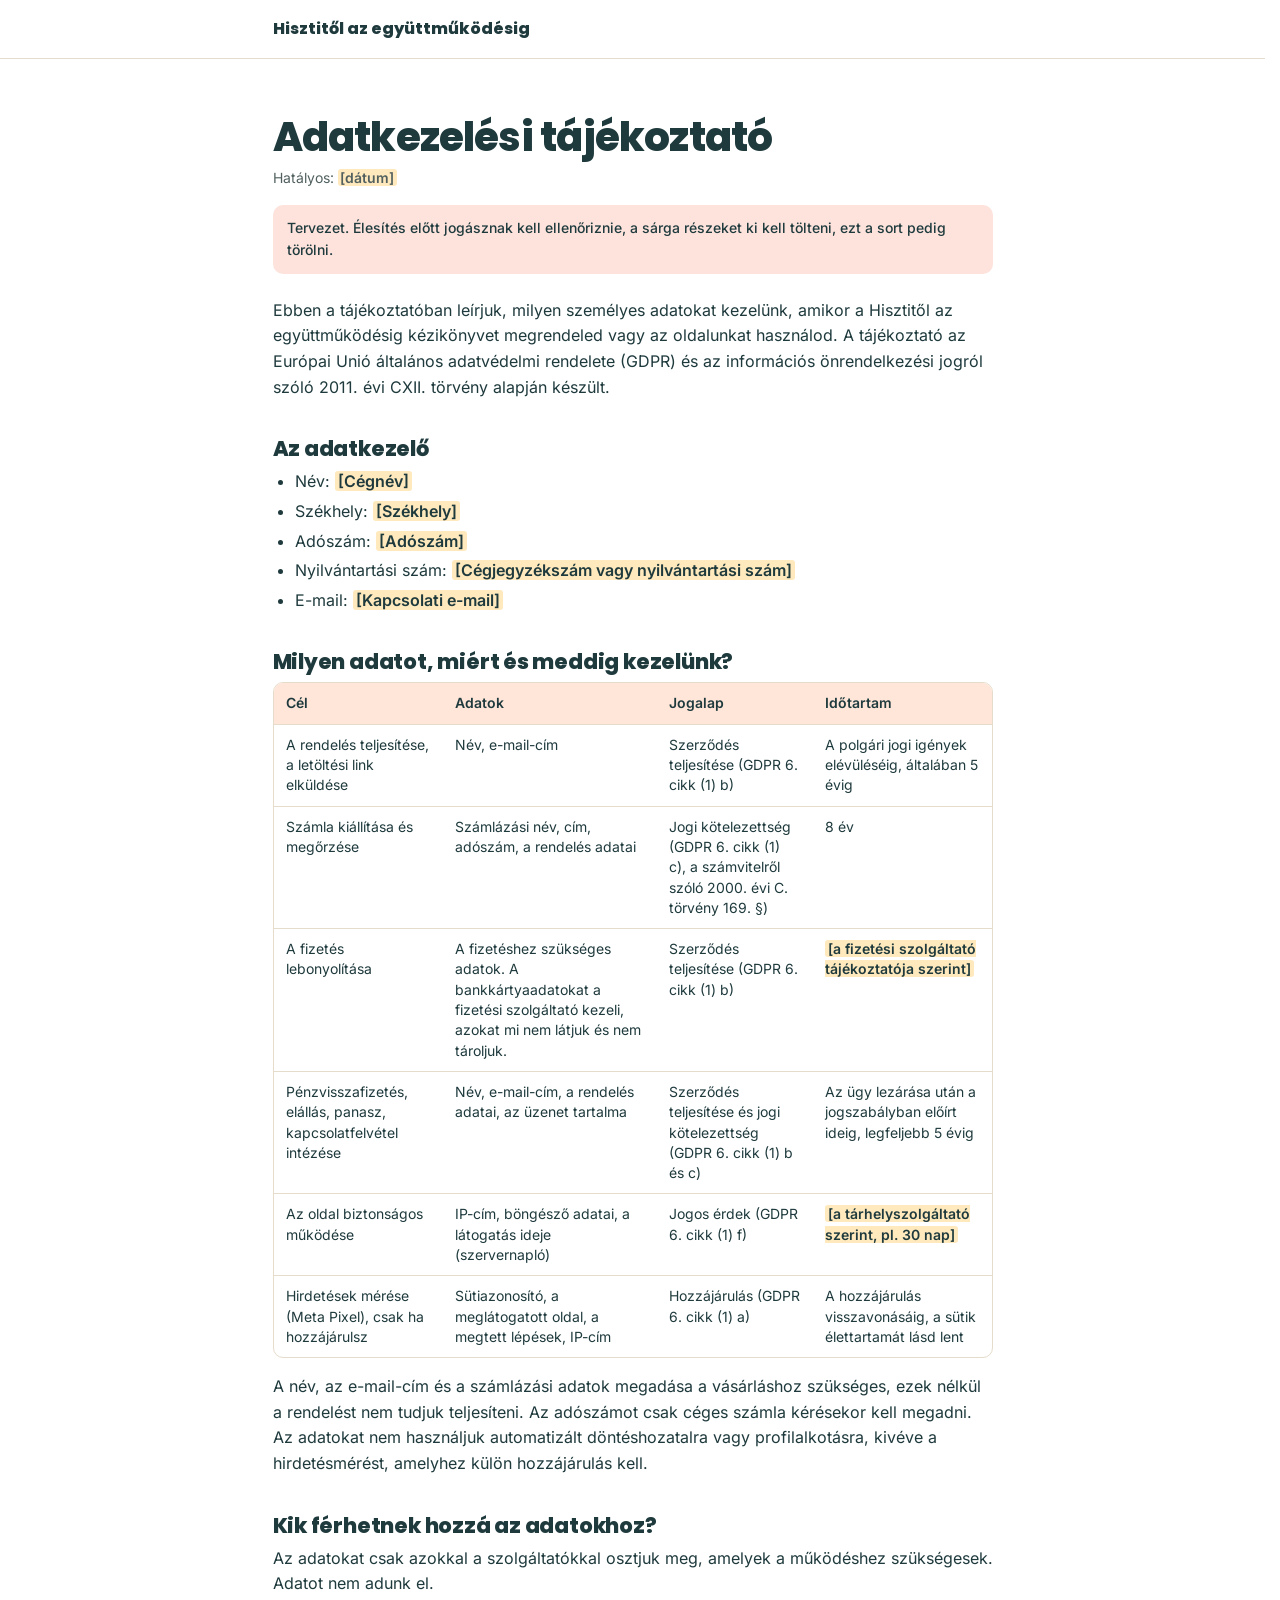
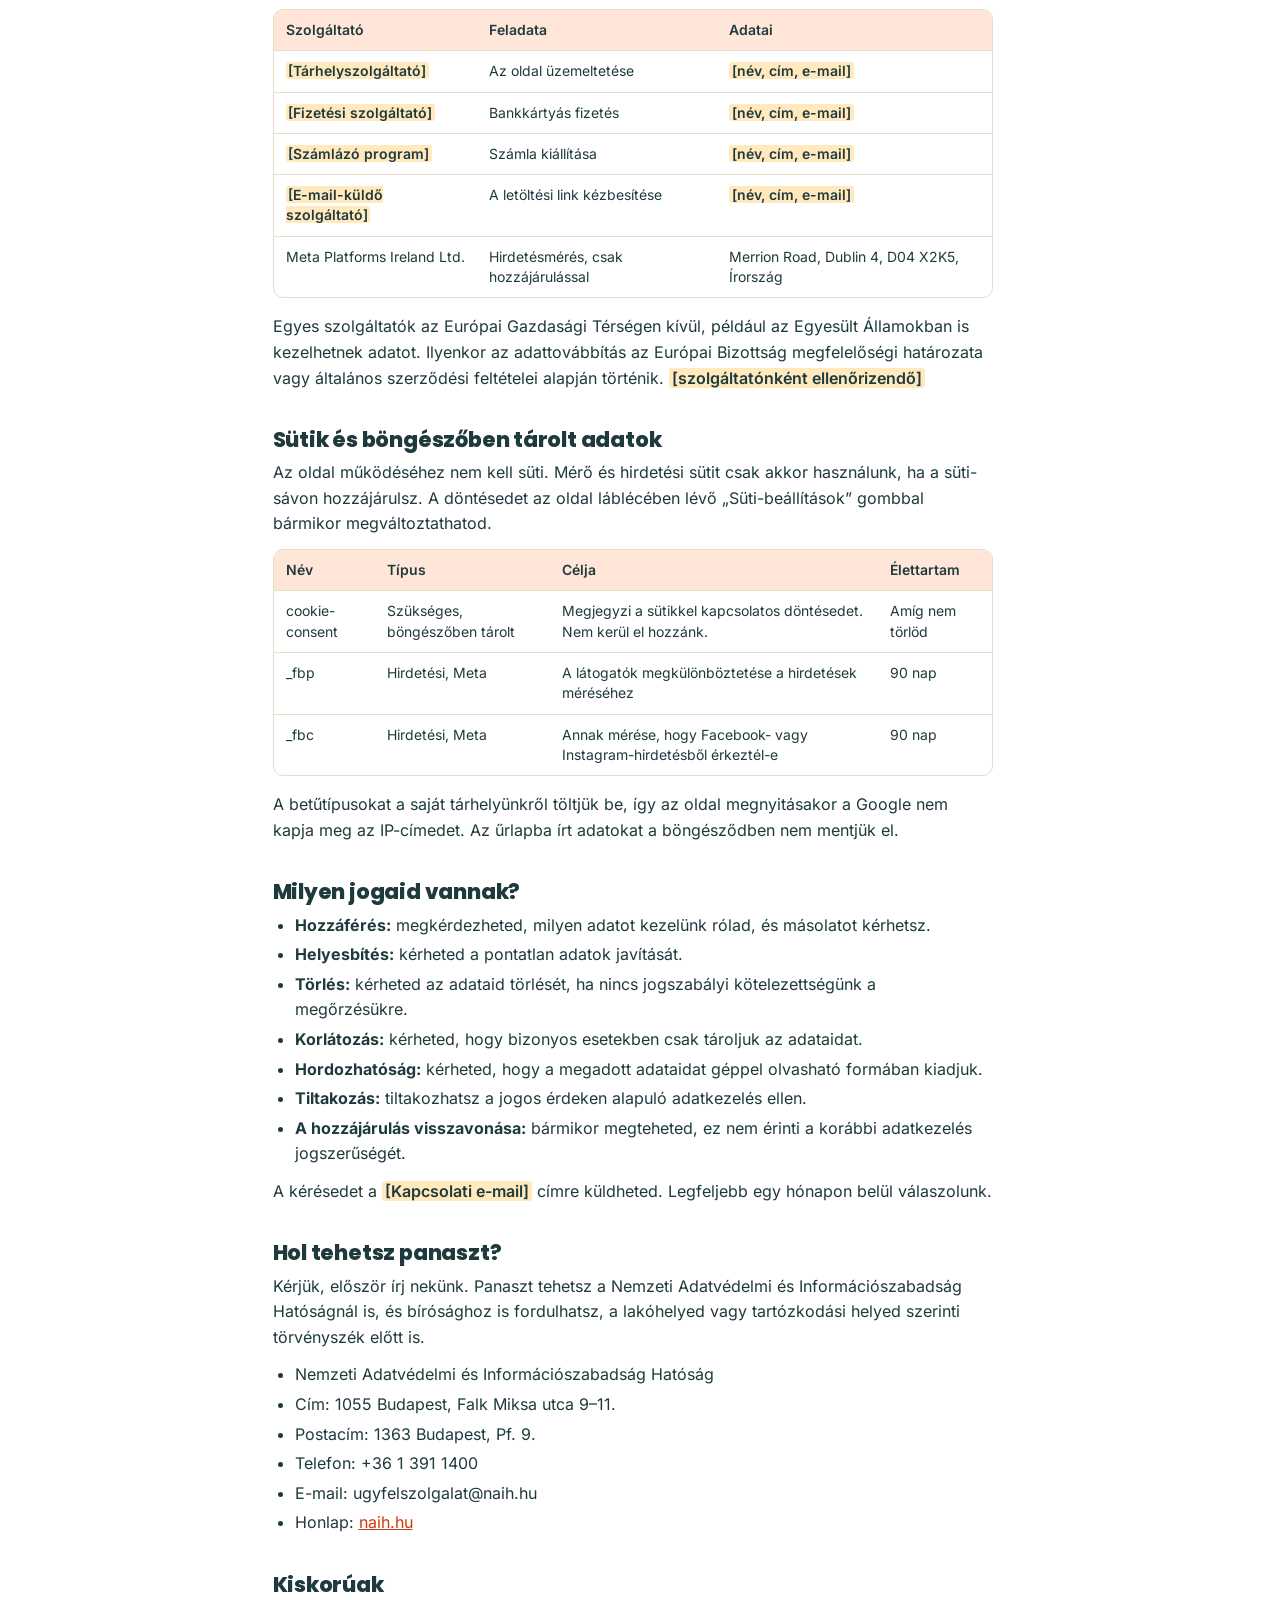
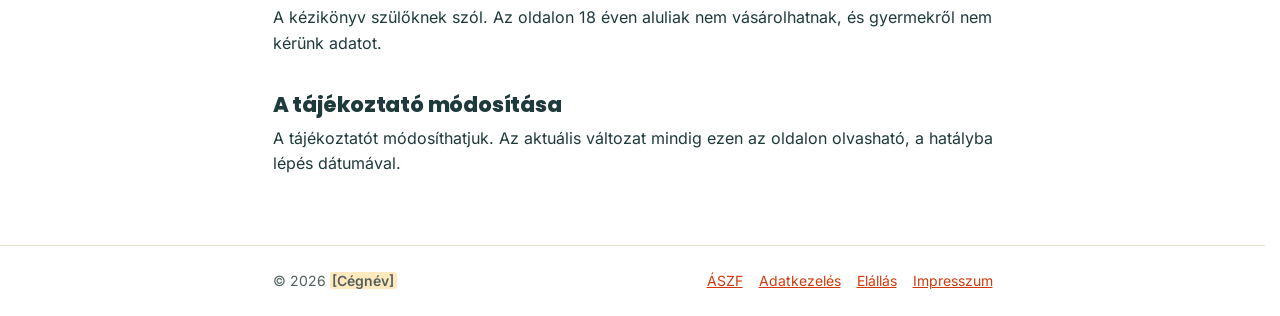
<file: adatkezeles.html>
<!DOCTYPE html>
<html lang="hu">
<head>
<meta charset="utf-8">
<meta name="viewport" content="width=device-width, initial-scale=1">
<title>Adatkezelési tájékoztató – Hisztitől az együttműködésig</title>
<meta name="description" content="Milyen adatokat kezelünk, miért, meddig, és milyen jogaid vannak.">
<link rel="stylesheet" href="oldal.css">
</head>
<body>
<header class="top"><div class="wrap"><a class="brand" href="index.html">Hisztitől az együttműködésig</a></div></header>
<main class="doc wrap">
  <h1>Adatkezelési tájékoztató</h1>
  <p class="meta">Hatályos: <mark class="todo">[dátum]</mark></p>
  <p class="draft">Tervezet. Élesítés előtt jogásznak kell ellenőriznie, a sárga részeket ki kell tölteni, ezt a sort pedig törölni.</p>

  <p>Ebben a tájékoztatóban leírjuk, milyen személyes adatokat kezelünk, amikor a Hisztitől az együttműködésig kézikönyvet megrendeled vagy az oldalunkat használod. A tájékoztató az Európai Unió általános adatvédelmi rendelete (GDPR) és az információs önrendelkezési jogról szóló 2011. évi CXII. törvény alapján készült.</p>

  <h2>Az adatkezelő</h2>
  <ul>
    <li>Név: <mark class="todo">[Cégnév]</mark></li>
    <li>Székhely: <mark class="todo">[Székhely]</mark></li>
    <li>Adószám: <mark class="todo">[Adószám]</mark></li>
    <li>Nyilvántartási szám: <mark class="todo">[Cégjegyzékszám vagy nyilvántartási szám]</mark></li>
    <li>E-mail: <mark class="todo">[Kapcsolati e-mail]</mark></li>
  </ul>

  <h2>Milyen adatot, miért és meddig kezelünk?</h2>
  <div class="table"><table>
    <thead><tr><th>Cél</th><th>Adatok</th><th>Jogalap</th><th>Időtartam</th></tr></thead>
    <tbody>
      <tr><td>A rendelés teljesítése, a letöltési link elküldése</td><td>Név, e-mail-cím</td><td>Szerződés teljesítése (GDPR 6. cikk (1) b)</td><td>A polgári jogi igények elévüléséig, általában 5 évig</td></tr>
      <tr><td>Számla kiállítása és megőrzése</td><td>Számlázási név, cím, adószám, a rendelés adatai</td><td>Jogi kötelezettség (GDPR 6. cikk (1) c), a számvitelről szóló 2000. évi C. törvény 169. §)</td><td>8 év</td></tr>
      <tr><td>A fizetés lebonyolítása</td><td>A fizetéshez szükséges adatok. A bankkártyaadatokat a fizetési szolgáltató kezeli, azokat mi nem látjuk és nem tároljuk.</td><td>Szerződés teljesítése (GDPR 6. cikk (1) b)</td><td><mark class="todo">[a fizetési szolgáltató tájékoztatója szerint]</mark></td></tr>
      <tr><td>Pénzvisszafizetés, elállás, panasz, kapcsolatfelvétel intézése</td><td>Név, e-mail-cím, a rendelés adatai, az üzenet tartalma</td><td>Szerződés teljesítése és jogi kötelezettség (GDPR 6. cikk (1) b és c)</td><td>Az ügy lezárása után a jogszabályban előírt ideig, legfeljebb 5 évig</td></tr>
      <tr><td>Az oldal biztonságos működése</td><td>IP-cím, böngésző adatai, a látogatás ideje (szervernapló)</td><td>Jogos érdek (GDPR 6. cikk (1) f)</td><td><mark class="todo">[a tárhelyszolgáltató szerint, pl. 30 nap]</mark></td></tr>
      <tr><td>Hirdetések mérése (Meta Pixel), csak ha hozzájárulsz</td><td>Sütiazonosító, a meglátogatott oldal, a megtett lépések, IP-cím</td><td>Hozzájárulás (GDPR 6. cikk (1) a)</td><td>A hozzájárulás visszavonásáig, a sütik élettartamát lásd lent</td></tr>
    </tbody>
  </table></div>
  <p>A név, az e-mail-cím és a számlázási adatok megadása a vásárláshoz szükséges, ezek nélkül a rendelést nem tudjuk teljesíteni. Az adószámot csak céges számla kérésekor kell megadni. Az adatokat nem használjuk automatizált döntéshozatalra vagy profilalkotásra, kivéve a hirdetésmérést, amelyhez külön hozzájárulás kell.</p>

  <h2>Kik férhetnek hozzá az adatokhoz?</h2>
  <p>Az adatokat csak azokkal a szolgáltatókkal osztjuk meg, amelyek a működéshez szükségesek. Adatot nem adunk el.</p>
  <div class="table"><table>
    <thead><tr><th>Szolgáltató</th><th>Feladata</th><th>Adatai</th></tr></thead>
    <tbody>
      <tr><td><mark class="todo">[Tárhelyszolgáltató]</mark></td><td>Az oldal üzemeltetése</td><td><mark class="todo">[név, cím, e-mail]</mark></td></tr>
      <tr><td><mark class="todo">[Fizetési szolgáltató]</mark></td><td>Bankkártyás fizetés</td><td><mark class="todo">[név, cím, e-mail]</mark></td></tr>
      <tr><td><mark class="todo">[Számlázó program]</mark></td><td>Számla kiállítása</td><td><mark class="todo">[név, cím, e-mail]</mark></td></tr>
      <tr><td><mark class="todo">[E-mail-küldő szolgáltató]</mark></td><td>A letöltési link kézbesítése</td><td><mark class="todo">[név, cím, e-mail]</mark></td></tr>
      <tr><td>Meta Platforms Ireland Ltd.</td><td>Hirdetésmérés, csak hozzájárulással</td><td>Merrion Road, Dublin 4, D04 X2K5, Írország</td></tr>
    </tbody>
  </table></div>
  <p>Egyes szolgáltatók az Európai Gazdasági Térségen kívül, például az Egyesült Államokban is kezelhetnek adatot. Ilyenkor az adattovábbítás az Európai Bizottság megfelelőségi határozata vagy általános szerződési feltételei alapján történik. <mark class="todo">[szolgáltatónként ellenőrizendő]</mark></p>

  <h2 id="sutik">Sütik és böngészőben tárolt adatok</h2>
  <p>Az oldal működéséhez nem kell süti. Mérő és hirdetési sütit csak akkor használunk, ha a süti-sávon hozzájárulsz. A döntésedet az oldal láblécében lévő „Süti-beállítások” gombbal bármikor megváltoztathatod.</p>
  <div class="table"><table>
    <thead><tr><th>Név</th><th>Típus</th><th>Célja</th><th>Élettartam</th></tr></thead>
    <tbody>
      <tr><td>cookie-consent</td><td>Szükséges, böngészőben tárolt</td><td>Megjegyzi a sütikkel kapcsolatos döntésedet. Nem kerül el hozzánk.</td><td>Amíg nem törlöd</td></tr>
      <tr><td>_fbp</td><td>Hirdetési, Meta</td><td>A látogatók megkülönböztetése a hirdetések méréséhez</td><td>90 nap</td></tr>
      <tr><td>_fbc</td><td>Hirdetési, Meta</td><td>Annak mérése, hogy Facebook- vagy Instagram-hirdetésből érkeztél-e</td><td>90 nap</td></tr>
    </tbody>
  </table></div>
  <p>A betűtípusokat a saját tárhelyünkről töltjük be, így az oldal megnyitásakor a Google nem kapja meg az IP-címedet. Az űrlapba írt adatokat a böngésződben nem mentjük el.</p>

  <h2>Milyen jogaid vannak?</h2>
  <ul>
    <li><strong>Hozzáférés:</strong> megkérdezheted, milyen adatot kezelünk rólad, és másolatot kérhetsz.</li>
    <li><strong>Helyesbítés:</strong> kérheted a pontatlan adatok javítását.</li>
    <li><strong>Törlés:</strong> kérheted az adataid törlését, ha nincs jogszabályi kötelezettségünk a megőrzésükre.</li>
    <li><strong>Korlátozás:</strong> kérheted, hogy bizonyos esetekben csak tároljuk az adataidat.</li>
    <li><strong>Hordozhatóság:</strong> kérheted, hogy a megadott adataidat géppel olvasható formában kiadjuk.</li>
    <li><strong>Tiltakozás:</strong> tiltakozhatsz a jogos érdeken alapuló adatkezelés ellen.</li>
    <li><strong>A hozzájárulás visszavonása:</strong> bármikor megteheted, ez nem érinti a korábbi adatkezelés jogszerűségét.</li>
  </ul>
  <p>A kérésedet a <mark class="todo">[Kapcsolati e-mail]</mark> címre küldheted. Legfeljebb egy hónapon belül válaszolunk.</p>

  <h2>Hol tehetsz panaszt?</h2>
  <p>Kérjük, először írj nekünk. Panaszt tehetsz a Nemzeti Adatvédelmi és Információszabadság Hatóságnál is, és bírósághoz is fordulhatsz, a lakóhelyed vagy tartózkodási helyed szerinti törvényszék előtt is.</p>
  <ul>
    <li>Nemzeti Adatvédelmi és Információszabadság Hatóság</li>
    <li>Cím: 1055 Budapest, Falk Miksa utca 9–11.</li>
    <li>Postacím: 1363 Budapest, Pf. 9.</li>
    <li>Telefon: +36 1 391 1400</li>
    <li>E-mail: ugyfelszolgalat@naih.hu</li>
    <li>Honlap: <a href="https://naih.hu" rel="noopener">naih.hu</a></li>
  </ul>

  <h2>Kiskorúak</h2>
  <p>A kézikönyv szülőknek szól. Az oldalon 18 éven aluliak nem vásárolhatnak, és gyermekről nem kérünk adatot.</p>

  <h2>A tájékoztató módosítása</h2>
  <p>A tájékoztatót módosíthatjuk. Az aktuális változat mindig ezen az oldalon olvasható, a hatályba lépés dátumával.</p>
</main>
<footer class="foot"><div class="wrap">
  <span>© 2026 <mark class="todo">[Cégnév]</mark></span>
  <nav><a href="aszf.html">ÁSZF</a><a href="adatkezeles.html">Adatkezelés</a><a href="elallas.html">Elállás</a><a href="impresszum.html">Impresszum</a></nav>
</div></footer>
</body>
</html>
</file>
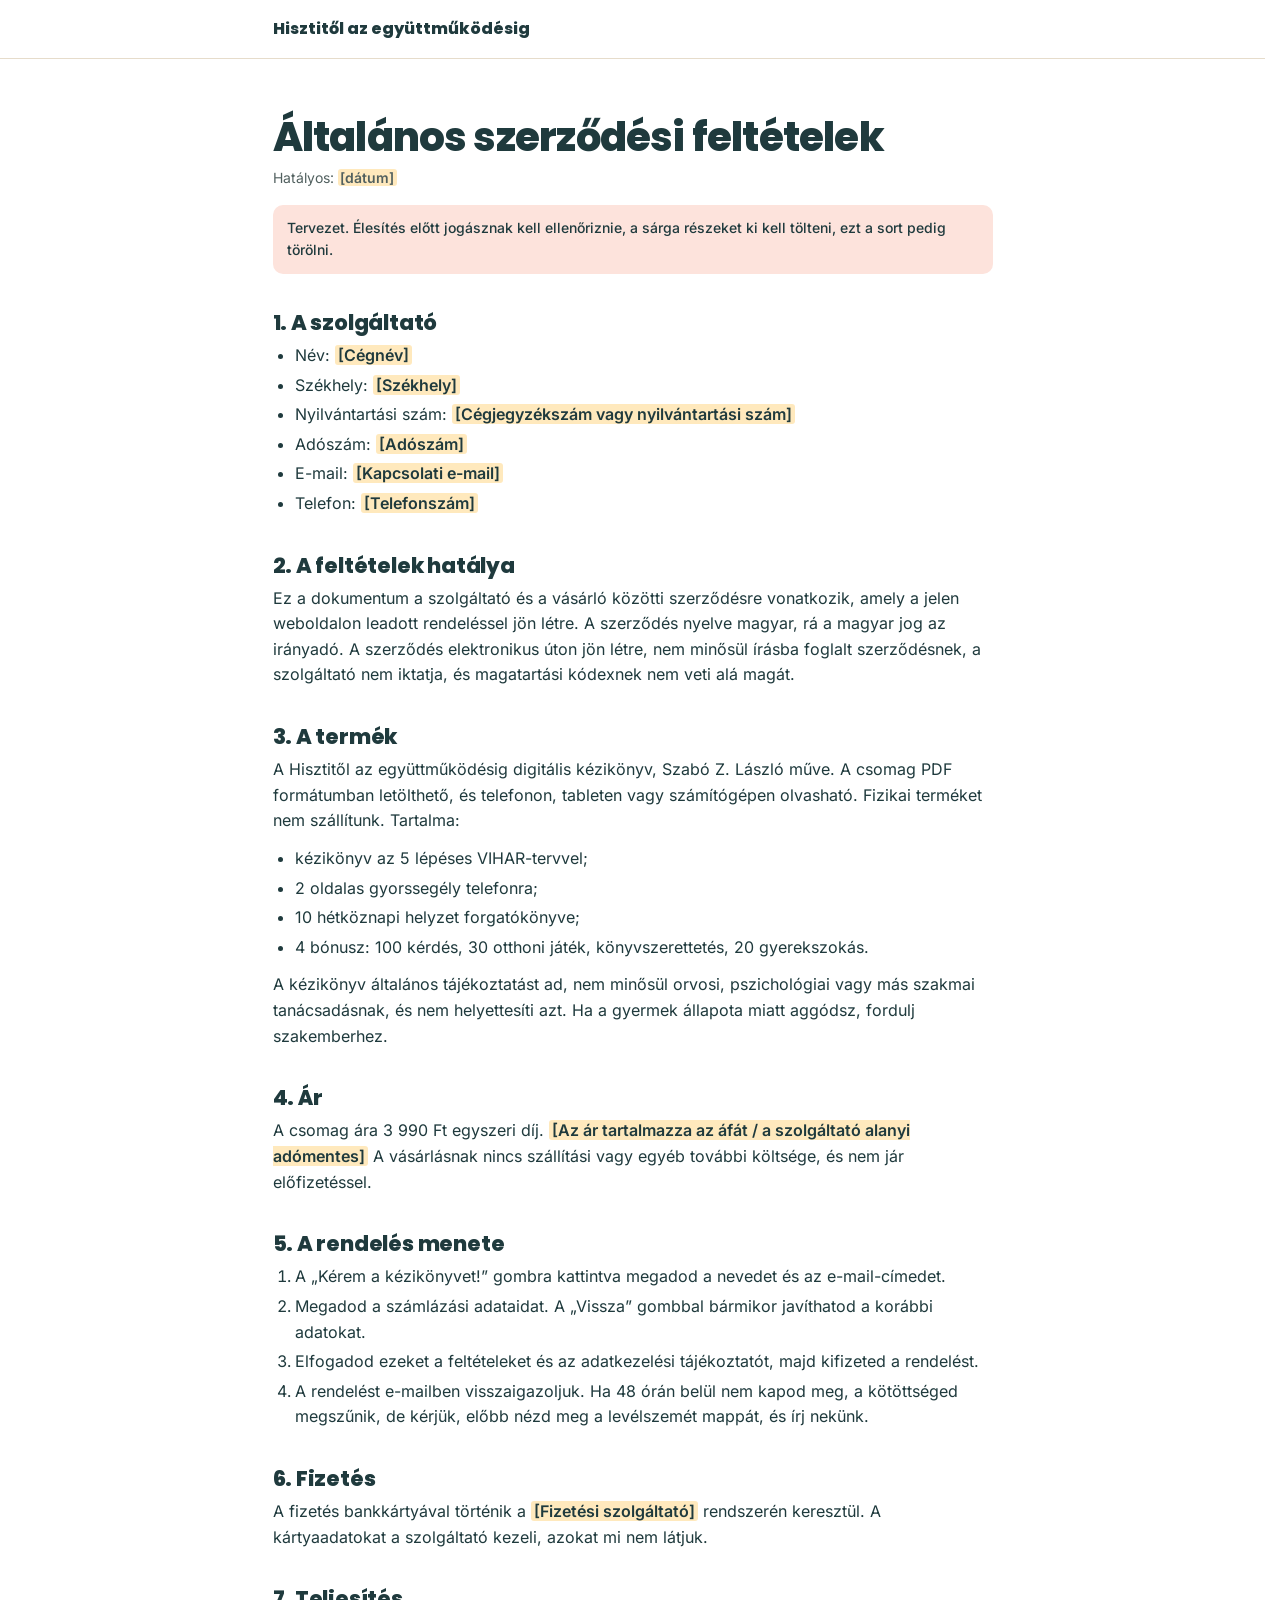
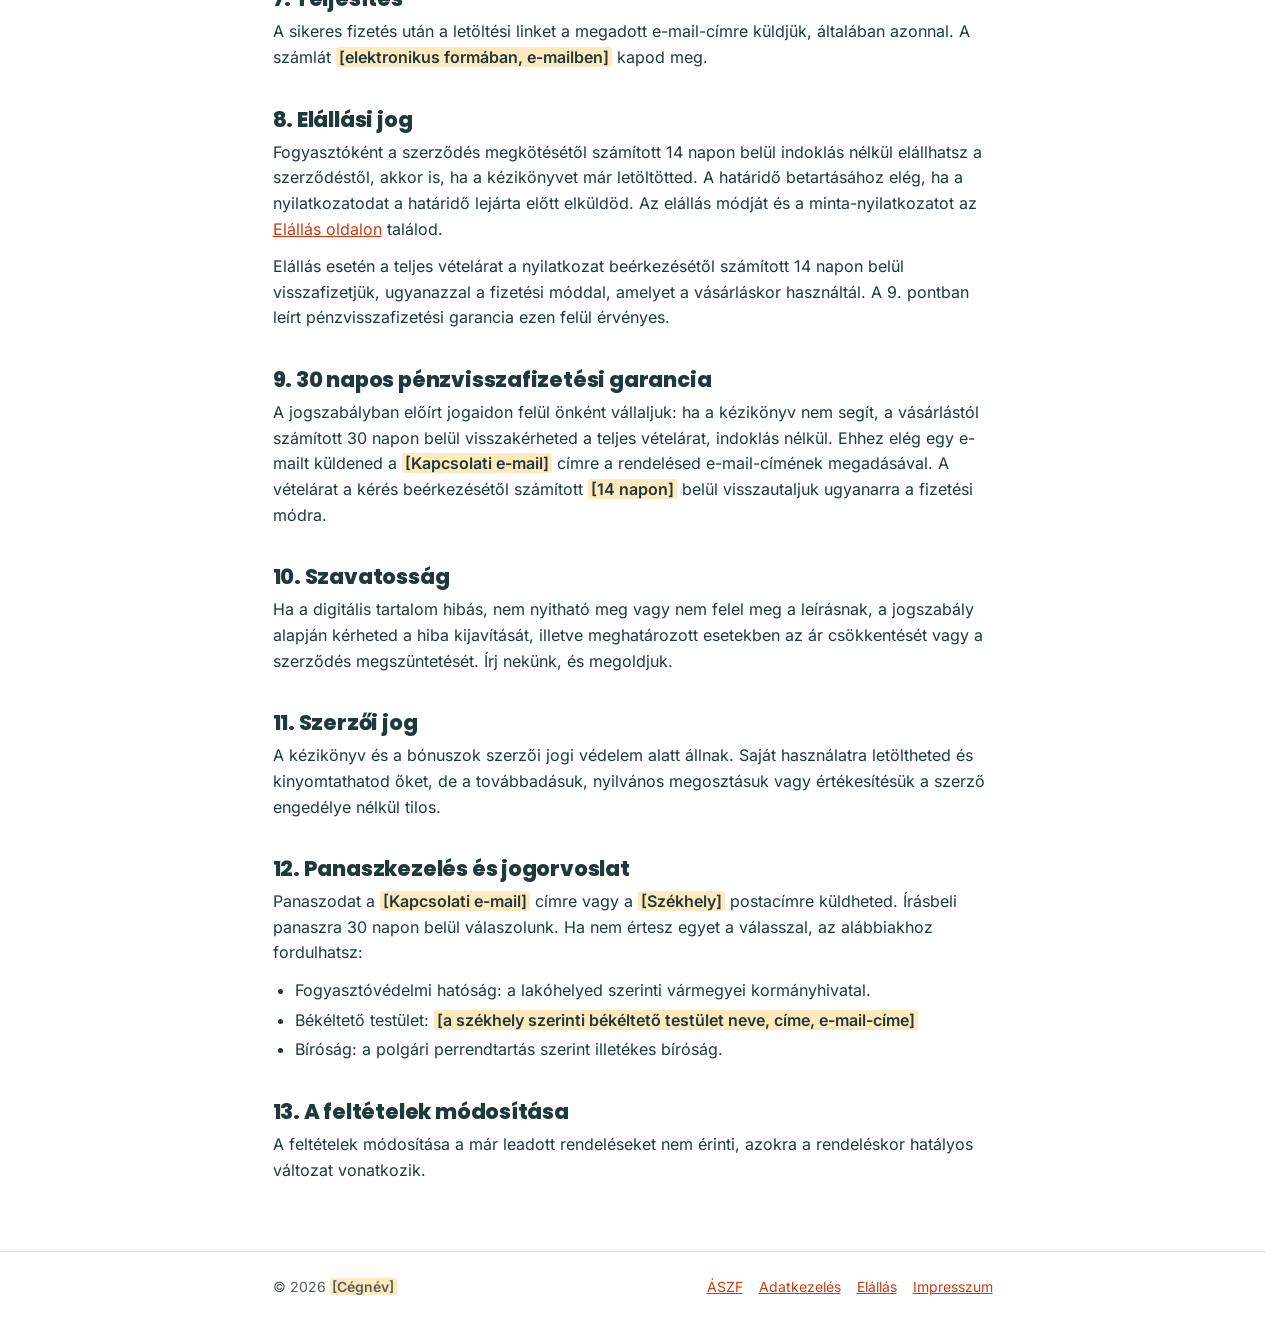
<file: aszf.html>
<!DOCTYPE html>
<html lang="hu">
<head>
<meta charset="utf-8">
<meta name="viewport" content="width=device-width, initial-scale=1">
<title>ÁSZF – Hisztitől az együttműködésig</title>
<meta name="description" content="A Hisztitől az együttműködésig digitális kézikönyv vásárlásának általános szerződési feltételei.">
<link rel="stylesheet" href="oldal.css">
</head>
<body>
<header class="top"><div class="wrap"><a class="brand" href="index.html">Hisztitől az együttműködésig</a></div></header>
<main class="doc wrap">
  <h1>Általános szerződési feltételek</h1>
  <p class="meta">Hatályos: <mark class="todo">[dátum]</mark></p>
  <p class="draft">Tervezet. Élesítés előtt jogásznak kell ellenőriznie, a sárga részeket ki kell tölteni, ezt a sort pedig törölni.</p>

  <h2>1. A szolgáltató</h2>
  <ul>
    <li>Név: <mark class="todo">[Cégnév]</mark></li>
    <li>Székhely: <mark class="todo">[Székhely]</mark></li>
    <li>Nyilvántartási szám: <mark class="todo">[Cégjegyzékszám vagy nyilvántartási szám]</mark></li>
    <li>Adószám: <mark class="todo">[Adószám]</mark></li>
    <li>E-mail: <mark class="todo">[Kapcsolati e-mail]</mark></li>
    <li>Telefon: <mark class="todo">[Telefonszám]</mark></li>
  </ul>

  <h2>2. A feltételek hatálya</h2>
  <p>Ez a dokumentum a szolgáltató és a vásárló közötti szerződésre vonatkozik, amely a jelen weboldalon leadott rendeléssel jön létre. A szerződés nyelve magyar, rá a magyar jog az irányadó. A szerződés elektronikus úton jön létre, nem minősül írásba foglalt szerződésnek, a szolgáltató nem iktatja, és magatartási kódexnek nem veti alá magát.</p>

  <h2>3. A termék</h2>
  <p>A Hisztitől az együttműködésig digitális kézikönyv, Szabó Z. László műve. A csomag PDF formátumban letölthető, és telefonon, tableten vagy számítógépen olvasható. Fizikai terméket nem szállítunk. Tartalma:</p>
  <ul>
    <li>kézikönyv az 5 lépéses VIHAR-tervvel;</li>
    <li>2 oldalas gyorssegély telefonra;</li>
    <li>10 hétköznapi helyzet forgatókönyve;</li>
    <li>4 bónusz: 100 kérdés, 30 otthoni játék, könyvszerettetés, 20 gyerekszokás.</li>
  </ul>
  <p>A kézikönyv általános tájékoztatást ad, nem minősül orvosi, pszichológiai vagy más szakmai tanácsadásnak, és nem helyettesíti azt. Ha a gyermek állapota miatt aggódsz, fordulj szakemberhez.</p>

  <h2>4. Ár</h2>
  <p>A csomag ára 3 990 Ft egyszeri díj. <mark class="todo">[Az ár tartalmazza az áfát / a szolgáltató alanyi adómentes]</mark> A vásárlásnak nincs szállítási vagy egyéb további költsége, és nem jár előfizetéssel.</p>

  <h2>5. A rendelés menete</h2>
  <ol>
    <li>A „Kérem a kézikönyvet!” gombra kattintva megadod a nevedet és az e-mail-címedet.</li>
    <li>Megadod a számlázási adataidat. A „Vissza” gombbal bármikor javíthatod a korábbi adatokat.</li>
    <li>Elfogadod ezeket a feltételeket és az adatkezelési tájékoztatót, majd kifizeted a rendelést.</li>
    <li>A rendelést e-mailben visszaigazoljuk. Ha 48 órán belül nem kapod meg, a kötöttséged megszűnik, de kérjük, előbb nézd meg a levélszemét mappát, és írj nekünk.</li>
  </ol>

  <h2>6. Fizetés</h2>
  <p>A fizetés bankkártyával történik a <mark class="todo">[Fizetési szolgáltató]</mark> rendszerén keresztül. A kártyaadatokat a szolgáltató kezeli, azokat mi nem látjuk.</p>

  <h2>7. Teljesítés</h2>
  <p>A sikeres fizetés után a letöltési linket a megadott e-mail-címre küldjük, általában azonnal. A számlát <mark class="todo">[elektronikus formában, e-mailben]</mark> kapod meg.</p>

  <h2 id="elallas">8. Elállási jog</h2>
  <p>Fogyasztóként a szerződés megkötésétől számított 14 napon belül indoklás nélkül elállhatsz a szerződéstől, akkor is, ha a kézikönyvet már letöltötted. A határidő betartásához elég, ha a nyilatkozatodat a határidő lejárta előtt elküldöd. Az elállás módját és a minta-nyilatkozatot az <a href="elallas.html">Elállás oldalon</a> találod.</p>
  <p>Elállás esetén a teljes vételárat a nyilatkozat beérkezésétől számított 14 napon belül visszafizetjük, ugyanazzal a fizetési móddal, amelyet a vásárláskor használtál. A 9. pontban leírt pénzvisszafizetési garancia ezen felül érvényes.</p>

  <h2 id="garancia">9. 30 napos pénzvisszafizetési garancia</h2>
  <p>A jogszabályban előírt jogaidon felül önként vállaljuk: ha a kézikönyv nem segít, a vásárlástól számított 30 napon belül visszakérheted a teljes vételárat, indoklás nélkül. Ehhez elég egy e-mailt küldened a <mark class="todo">[Kapcsolati e-mail]</mark> címre a rendelésed e-mail-címének megadásával. A vételárat a kérés beérkezésétől számított <mark class="todo">[14 napon]</mark> belül visszautaljuk ugyanarra a fizetési módra.</p>

  <h2>10. Szavatosság</h2>
  <p>Ha a digitális tartalom hibás, nem nyitható meg vagy nem felel meg a leírásnak, a jogszabály alapján kérheted a hiba kijavítását, illetve meghatározott esetekben az ár csökkentését vagy a szerződés megszüntetését. Írj nekünk, és megoldjuk.</p>

  <h2>11. Szerzői jog</h2>
  <p>A kézikönyv és a bónuszok szerzői jogi védelem alatt állnak. Saját használatra letöltheted és kinyomtathatod őket, de a továbbadásuk, nyilvános megosztásuk vagy értékesítésük a szerző engedélye nélkül tilos.</p>

  <h2>12. Panaszkezelés és jogorvoslat</h2>
  <p>Panaszodat a <mark class="todo">[Kapcsolati e-mail]</mark> címre vagy a <mark class="todo">[Székhely]</mark> postacímre küldheted. Írásbeli panaszra 30 napon belül válaszolunk. Ha nem értesz egyet a válasszal, az alábbiakhoz fordulhatsz:</p>
  <ul>
    <li>Fogyasztóvédelmi hatóság: a lakóhelyed szerinti vármegyei kormányhivatal.</li>
    <li>Békéltető testület: <mark class="todo">[a székhely szerinti békéltető testület neve, címe, e-mail-címe]</mark></li>
    <li>Bíróság: a polgári perrendtartás szerint illetékes bíróság.</li>
  </ul>

  <h2>13. A feltételek módosítása</h2>
  <p>A feltételek módosítása a már leadott rendeléseket nem érinti, azokra a rendeléskor hatályos változat vonatkozik.</p>
</main>
<footer class="foot"><div class="wrap">
  <span>© 2026 <mark class="todo">[Cégnév]</mark></span>
  <nav><a href="aszf.html">ÁSZF</a><a href="adatkezeles.html">Adatkezelés</a><a href="elallas.html">Elállás</a><a href="impresszum.html">Impresszum</a></nav>
</div></footer>
</body>
</html>
</file>
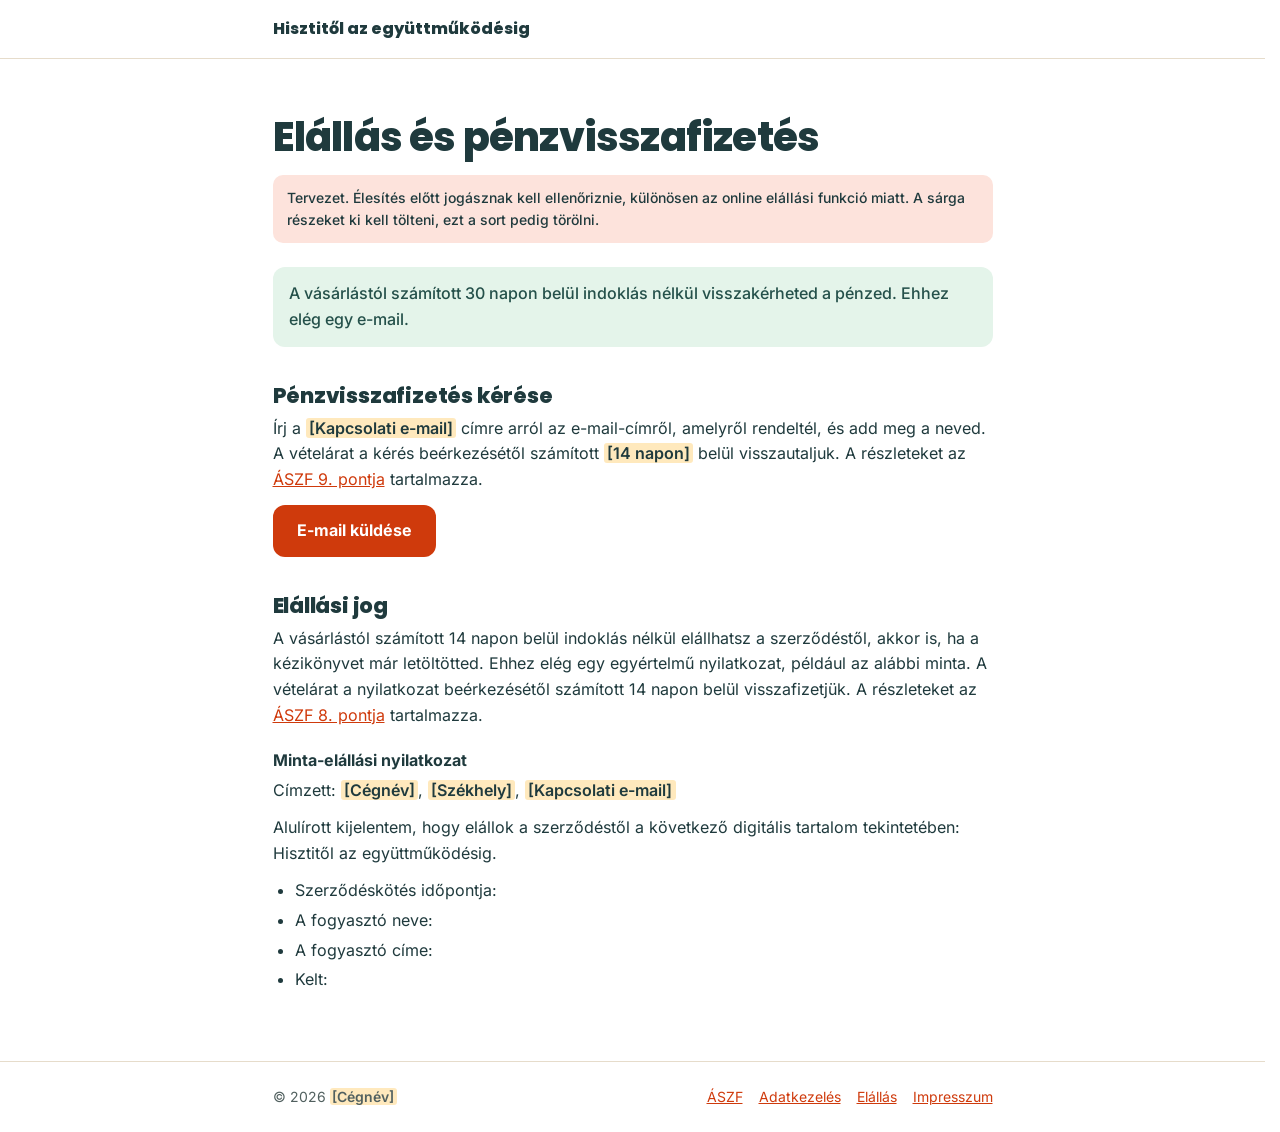
<file: elallas.html>
<!DOCTYPE html>
<html lang="hu">
<head>
<meta charset="utf-8">
<meta name="viewport" content="width=device-width, initial-scale=1">
<title>Elállás és pénzvisszafizetés – Hisztitől az együttműködésig</title>
<meta name="description" content="Így állhatsz el a szerződéstől, vagy kérheted vissza a pénzed a 30 napos garancia alapján.">
<link rel="stylesheet" href="oldal.css">
</head>
<body>
<header class="top"><div class="wrap"><a class="brand" href="index.html">Hisztitől az együttműködésig</a></div></header>
<main class="doc wrap">
  <h1>Elállás és pénzvisszafizetés</h1>
  <p class="draft">Tervezet. Élesítés előtt jogásznak kell ellenőriznie, különösen az online elállási funkció miatt. A sárga részeket ki kell tölteni, ezt a sort pedig törölni.</p>

  <p class="note">A vásárlástól számított 30 napon belül indoklás nélkül visszakérheted a pénzed. Ehhez elég egy e-mail.</p>

  <h2>Pénzvisszafizetés kérése</h2>
  <p>Írj a <mark class="todo">[Kapcsolati e-mail]</mark> címre arról az e-mail-címről, amelyről rendeltél, és add meg a neved. A vételárat a kérés beérkezésétől számított <mark class="todo">[14 napon]</mark> belül visszautaljuk. A részleteket az <a href="aszf.html#garancia">ÁSZF 9. pontja</a> tartalmazza.</p>
  <p><a class="btn" href="mailto:[Kapcsolati e-mail]?subject=Elállás%20/%20pénzvisszafizetés%20kérése&amp;body=Kérem%20a%20Hisztitől%20az%20együttműködésig%20kézikönyv%20vételárának%20visszafizetését.%0A%0ANév:%0ARendelés%20e-mail-címe:%0ARendelés%20dátuma:">E-mail küldése</a></p>

  <h2>Elállási jog</h2>
  <p>A vásárlástól számított 14 napon belül indoklás nélkül elállhatsz a szerződéstől, akkor is, ha a kézikönyvet már letöltötted. Ehhez elég egy egyértelmű nyilatkozat, például az alábbi minta. A vételárat a nyilatkozat beérkezésétől számított 14 napon belül visszafizetjük. A részleteket az <a href="aszf.html#elallas">ÁSZF 8. pontja</a> tartalmazza.</p>

  <h3>Minta-elállási nyilatkozat</h3>
  <p>Címzett: <mark class="todo">[Cégnév]</mark>, <mark class="todo">[Székhely]</mark>, <mark class="todo">[Kapcsolati e-mail]</mark></p>
  <p>Alulírott kijelentem, hogy elállok a szerződéstől a következő digitális tartalom tekintetében: Hisztitől az együttműködésig.</p>
  <ul>
    <li>Szerződéskötés időpontja:</li>
    <li>A fogyasztó neve:</li>
    <li>A fogyasztó címe:</li>
    <li>Kelt:</li>
  </ul>
</main>
<footer class="foot"><div class="wrap">
  <span>© 2026 <mark class="todo">[Cégnév]</mark></span>
  <nav><a href="aszf.html">ÁSZF</a><a href="adatkezeles.html">Adatkezelés</a><a href="elallas.html">Elállás</a><a href="impresszum.html">Impresszum</a></nav>
</div></footer>
</body>
</html>
</file>
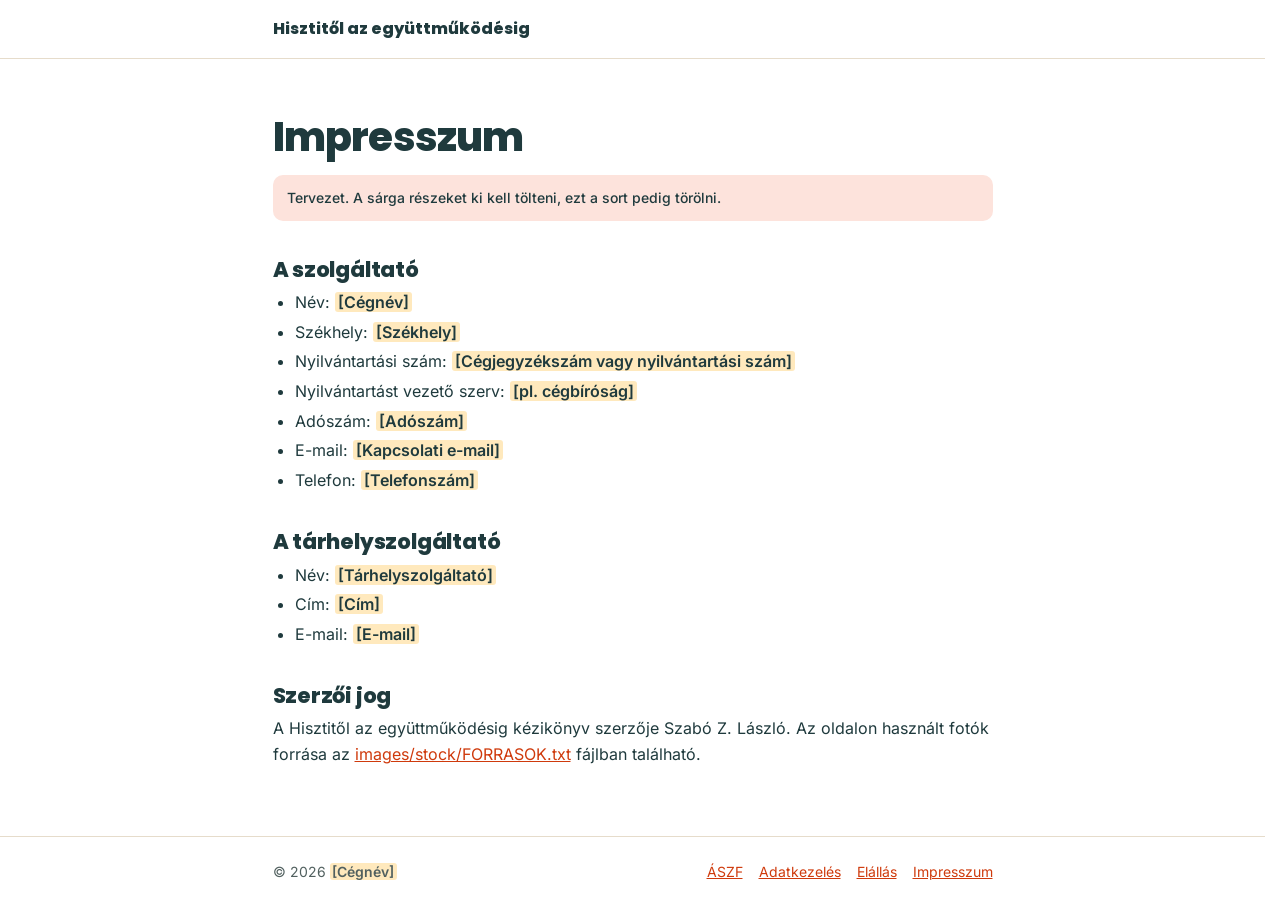
<file: impresszum.html>
<!DOCTYPE html>
<html lang="hu">
<head>
<meta charset="utf-8">
<meta name="viewport" content="width=device-width, initial-scale=1">
<title>Impresszum – Hisztitől az együttműködésig</title>
<meta name="description" content="A weboldal üzemeltetőjének és tárhelyszolgáltatójának adatai.">
<link rel="stylesheet" href="oldal.css">
</head>
<body>
<header class="top"><div class="wrap"><a class="brand" href="index.html">Hisztitől az együttműködésig</a></div></header>
<main class="doc wrap">
  <h1>Impresszum</h1>
  <p class="draft">Tervezet. A sárga részeket ki kell tölteni, ezt a sort pedig törölni.</p>

  <h2>A szolgáltató</h2>
  <ul>
    <li>Név: <mark class="todo">[Cégnév]</mark></li>
    <li>Székhely: <mark class="todo">[Székhely]</mark></li>
    <li>Nyilvántartási szám: <mark class="todo">[Cégjegyzékszám vagy nyilvántartási szám]</mark></li>
    <li>Nyilvántartást vezető szerv: <mark class="todo">[pl. cégbíróság]</mark></li>
    <li>Adószám: <mark class="todo">[Adószám]</mark></li>
    <li>E-mail: <mark class="todo">[Kapcsolati e-mail]</mark></li>
    <li>Telefon: <mark class="todo">[Telefonszám]</mark></li>
  </ul>

  <h2>A tárhelyszolgáltató</h2>
  <ul>
    <li>Név: <mark class="todo">[Tárhelyszolgáltató]</mark></li>
    <li>Cím: <mark class="todo">[Cím]</mark></li>
    <li>E-mail: <mark class="todo">[E-mail]</mark></li>
  </ul>

  <h2>Szerzői jog</h2>
  <p>A Hisztitől az együttműködésig kézikönyv szerzője Szabó Z. László. Az oldalon használt fotók forrása az <a href="images/stock/FORRASOK.txt">images/stock/FORRASOK.txt</a> fájlban található.</p>
</main>
<footer class="foot"><div class="wrap">
  <span>© 2026 <mark class="todo">[Cégnév]</mark></span>
  <nav><a href="aszf.html">ÁSZF</a><a href="adatkezeles.html">Adatkezelés</a><a href="elallas.html">Elállás</a><a href="impresszum.html">Impresszum</a></nav>
</div></footer>
</body>
</html>
</file>
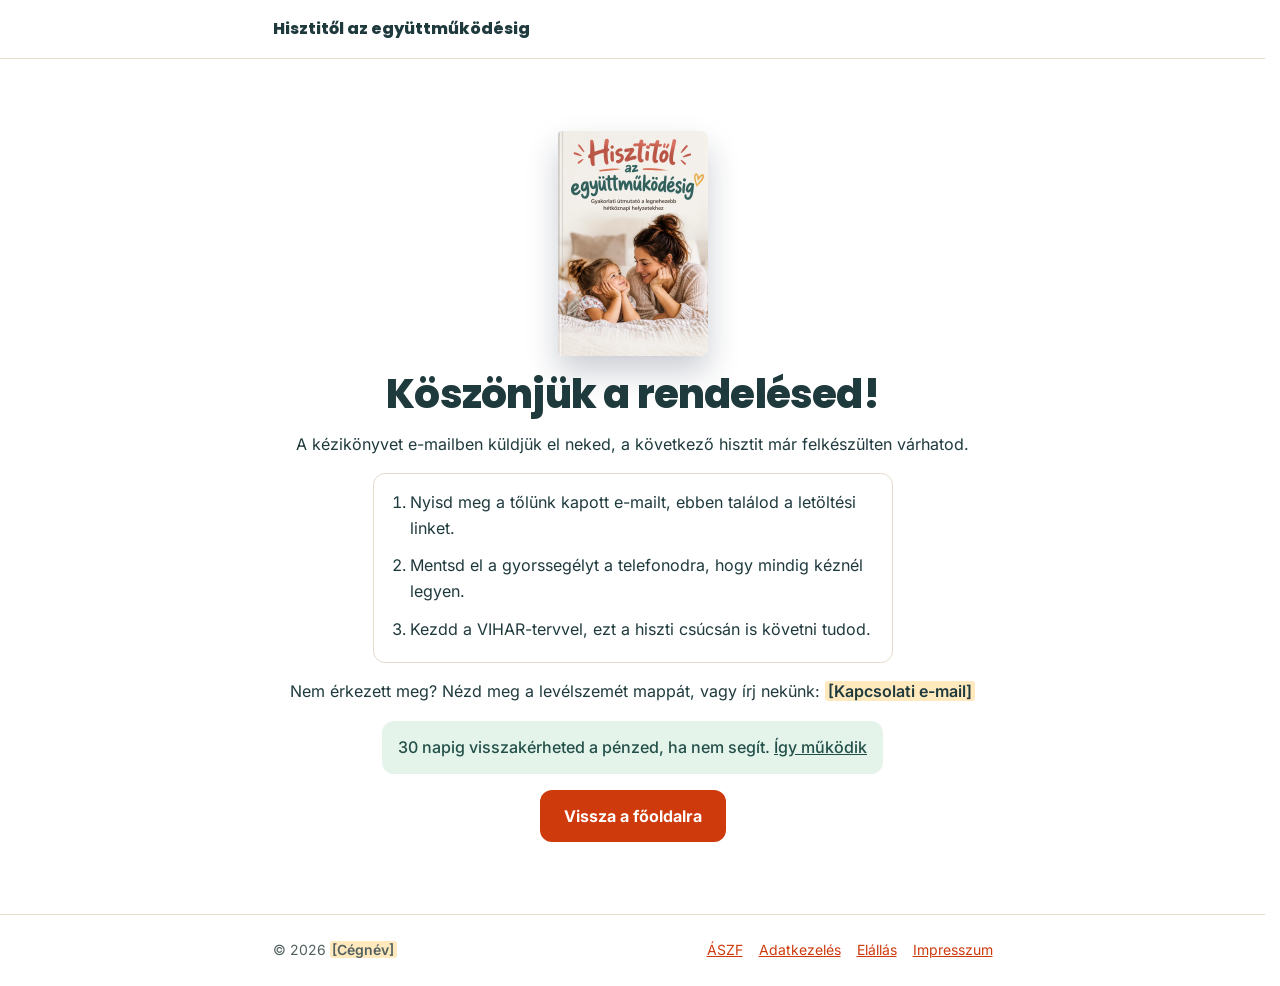
<file: koszonjuk.html>
<!DOCTYPE html>
<html lang="hu">
<head>
<meta charset="utf-8">
<meta name="viewport" content="width=device-width, initial-scale=1">
<meta name="robots" content="noindex">
<title>Köszönjük a rendelésed – Hisztitől az együttműködésig</title>
<link rel="stylesheet" href="oldal.css">
</head>
<body>
<header class="top"><div class="wrap"><a class="brand" href="index.html">Hisztitől az együttműködésig</a></div></header>
<main class="center wrap">
  <img src="images/konyv-borito.webp" width="600" height="900" alt="A Hisztitől az együttműködésig kézikönyv borítója">
  <h1>Köszönjük a rendelésed!</h1>
  <p>A kézikönyvet e-mailben küldjük el neked, a következő hisztit már felkészülten várhatod.</p>
  <ol class="steps">
    <li>Nyisd meg a tőlünk kapott e-mailt, ebben találod a letöltési linket.</li>
    <li>Mentsd el a gyorssegélyt a telefonodra, hogy mindig kéznél legyen.</li>
    <li>Kezdd a VIHAR-tervvel, ezt a hiszti csúcsán is követni tudod.</li>
  </ol>
  <p>Nem érkezett meg? Nézd meg a levélszemét mappát, vagy írj nekünk: <mark class="todo">[Kapcsolati e-mail]</mark></p>
  <p class="note">30 napig visszakérheted a pénzed, ha nem segít. <a href="elallas.html">Így működik</a></p>
  <a class="btn" href="index.html">Vissza a főoldalra</a>
</main>
<footer class="foot"><div class="wrap">
  <span>© 2026 <mark class="todo">[Cégnév]</mark></span>
  <nav><a href="aszf.html">ÁSZF</a><a href="adatkezeles.html">Adatkezelés</a><a href="elallas.html">Elállás</a><a href="impresszum.html">Impresszum</a></nav>
</div></footer>
</body>
</html>
</file>
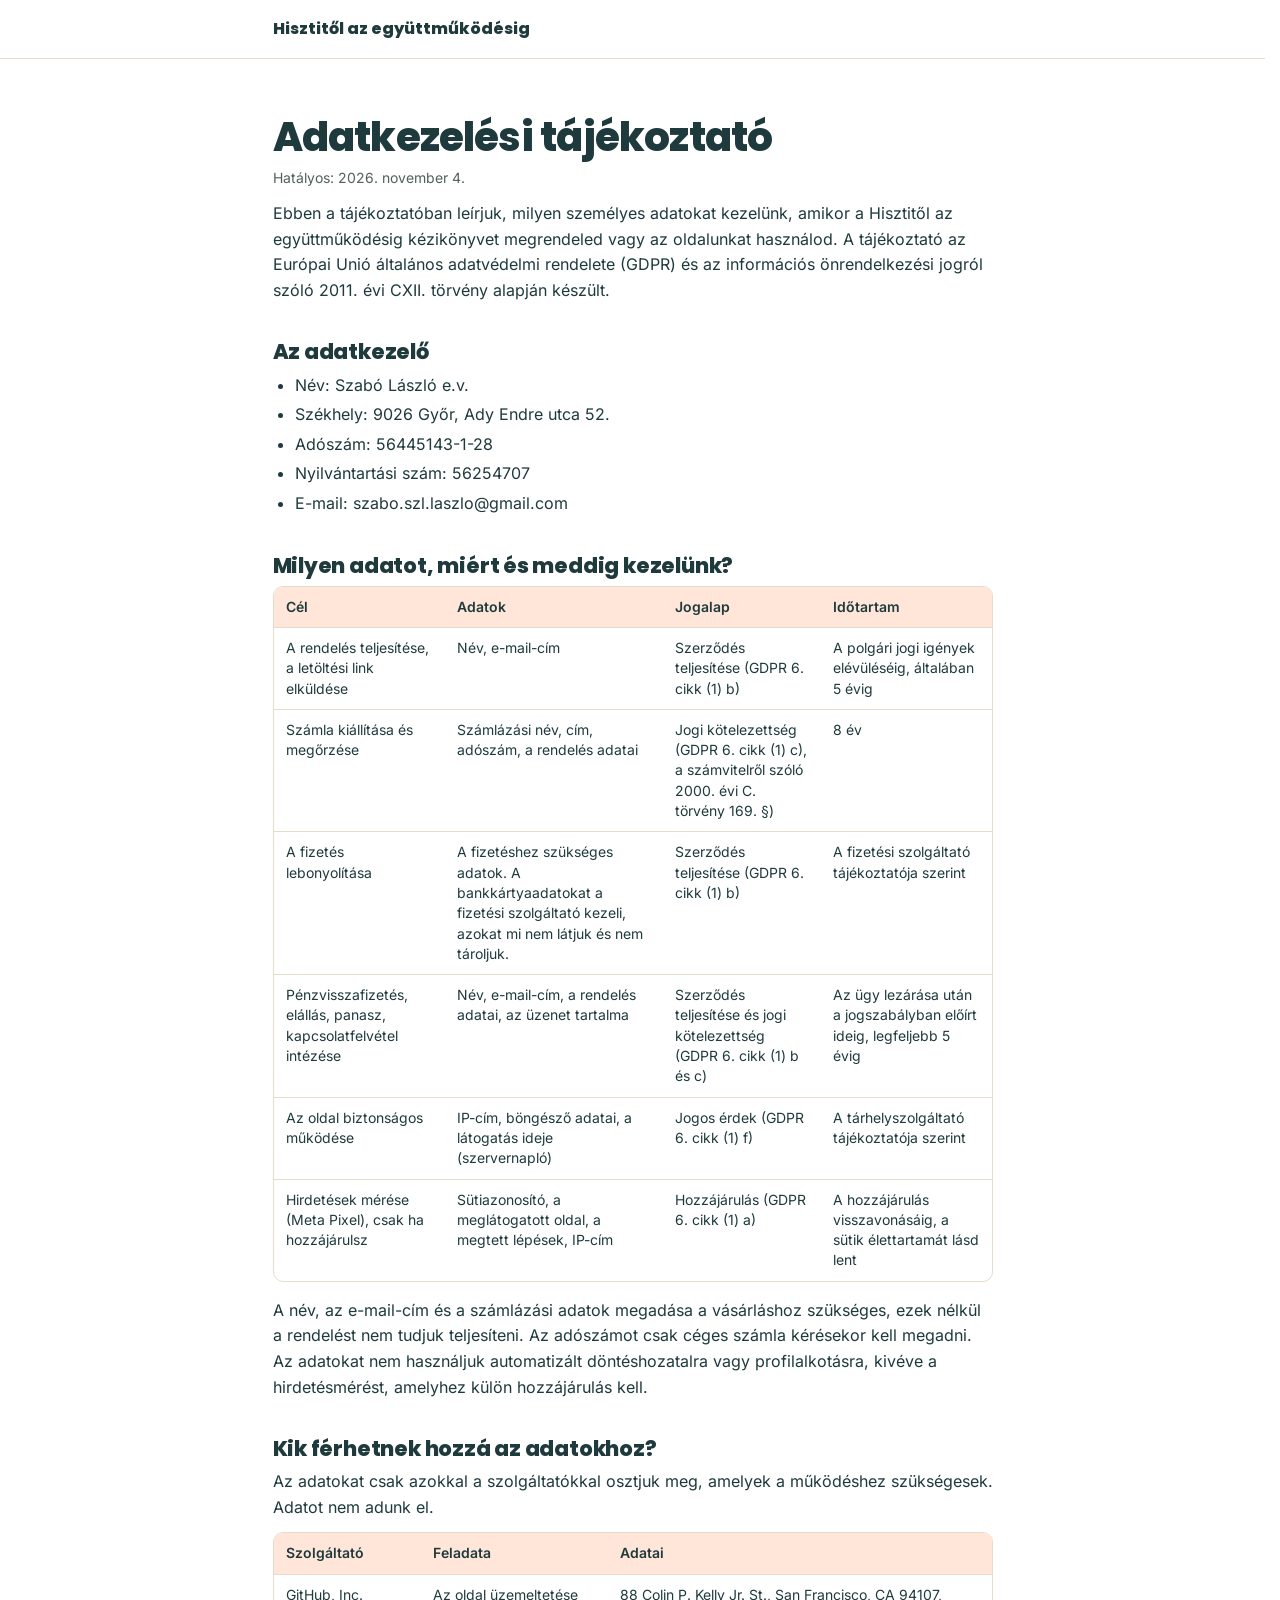
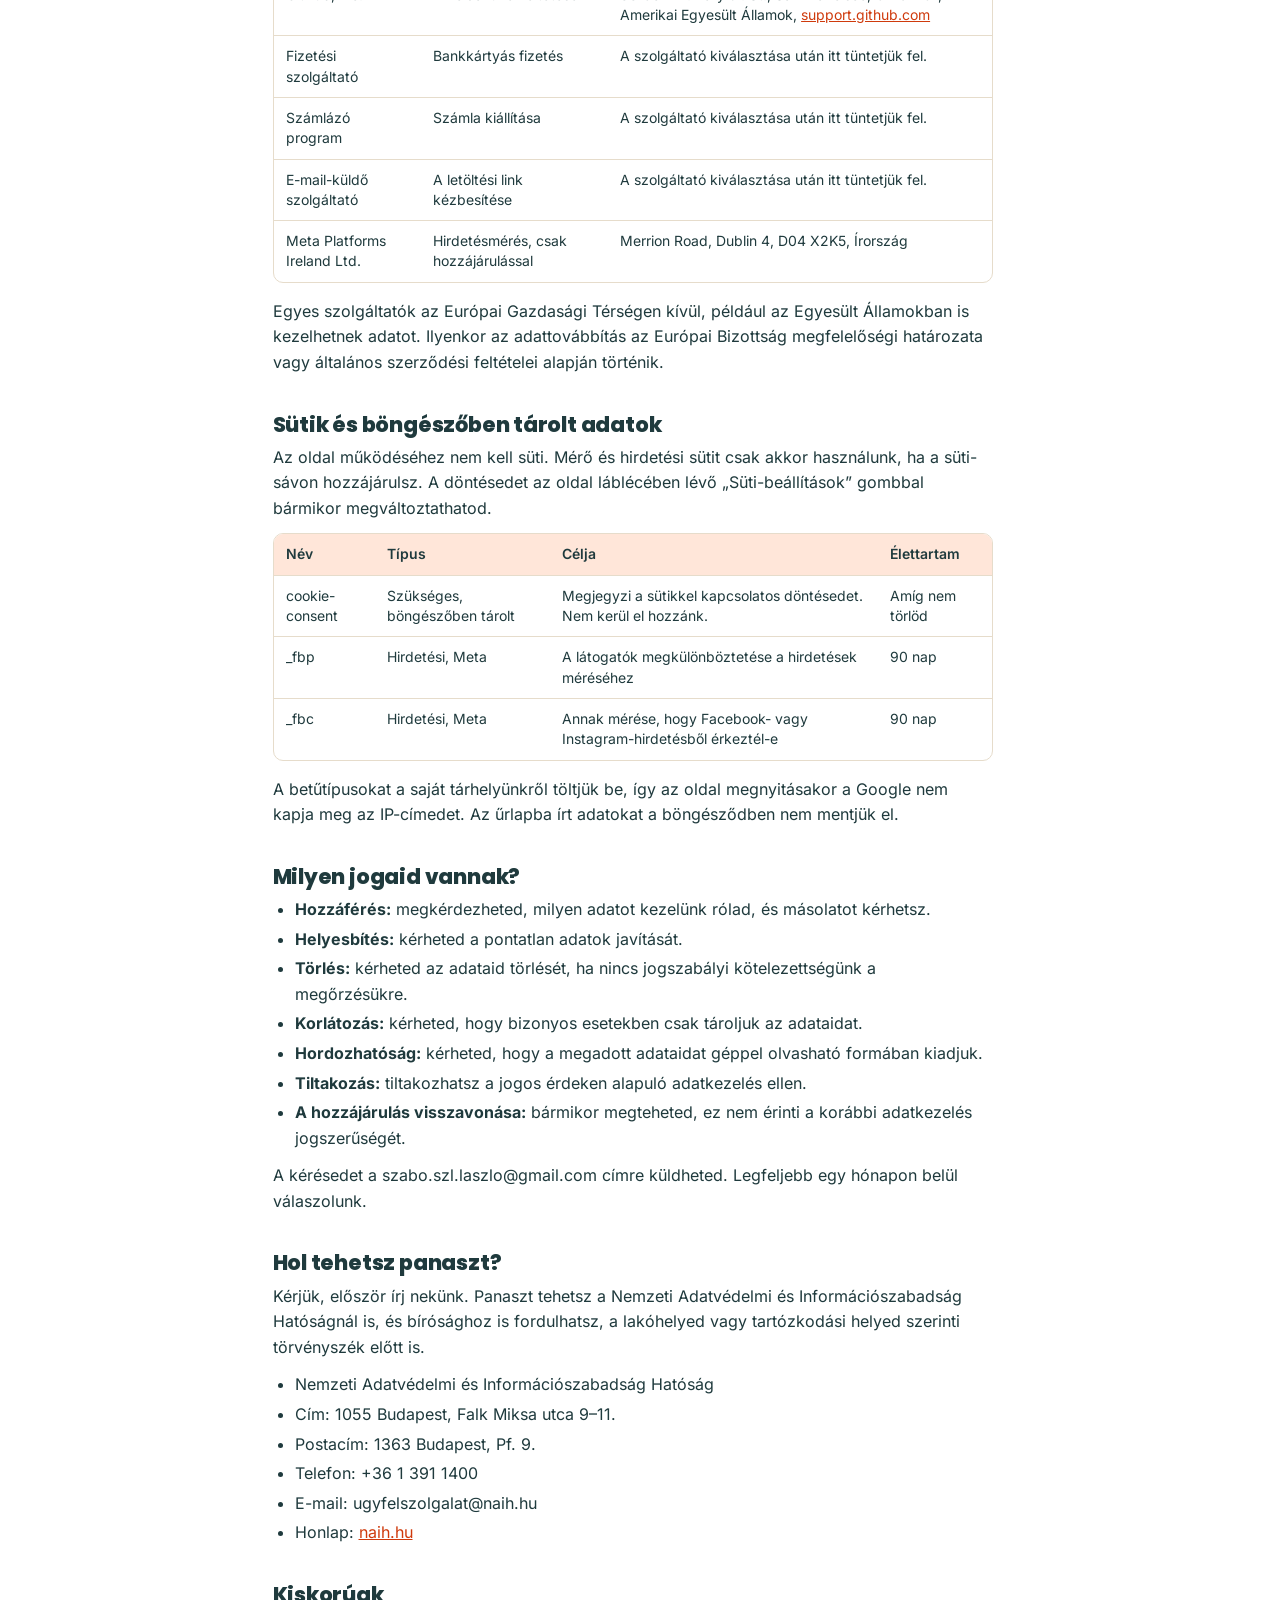
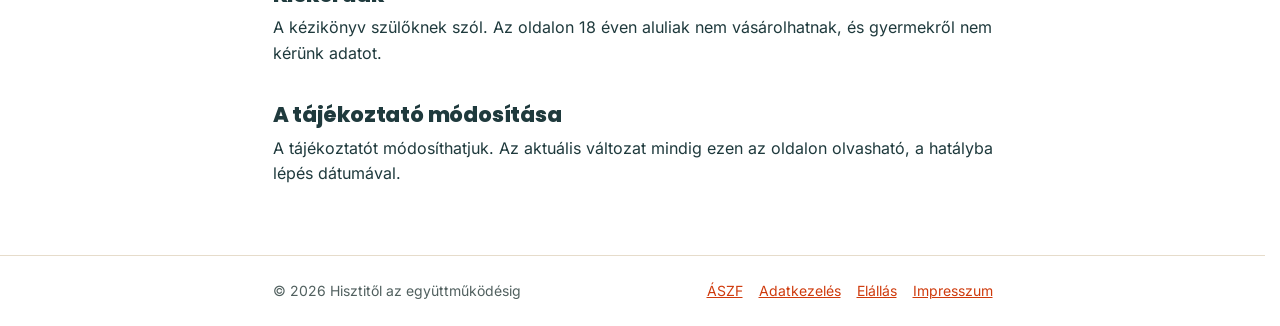
<file: arc-nelkul/adatkezeles.html>
<!DOCTYPE html>
<html lang="hu">
<head>
<meta charset="utf-8">
<meta name="viewport" content="width=device-width, initial-scale=1">
<title>Adatkezelési tájékoztató – Hisztitől az együttműködésig</title>
<meta name="description" content="Milyen adatokat kezelünk, miért, meddig, és milyen jogaid vannak.">
<link rel="stylesheet" href="oldal.css">
</head>
<body>
<header class="top"><div class="wrap"><a class="brand" href="index.html">Hisztitől az együttműködésig</a></div></header>
<main class="doc wrap">
  <h1>Adatkezelési tájékoztató</h1>
  <p class="meta">Hatályos: 2026. november 4.</p>
  <p>Ebben a tájékoztatóban leírjuk, milyen személyes adatokat kezelünk, amikor a Hisztitől az együttműködésig kézikönyvet megrendeled vagy az oldalunkat használod. A tájékoztató az Európai Unió általános adatvédelmi rendelete (GDPR) és az információs önrendelkezési jogról szóló 2011. évi CXII. törvény alapján készült.</p>

  <h2>Az adatkezelő</h2>
  <ul>
    <li>Név: Szabó László e.v.</li>
    <li>Székhely: 9026 Győr, Ady Endre utca 52.</li>
    <li>Adószám: 56445143-1-28</li>
    <li>Nyilvántartási szám: 56254707</li>
    <li>E-mail: szabo.szl.laszlo@gmail.com</li>
  </ul>

  <h2>Milyen adatot, miért és meddig kezelünk?</h2>
  <div class="table"><table>
    <thead><tr><th>Cél</th><th>Adatok</th><th>Jogalap</th><th>Időtartam</th></tr></thead>
    <tbody>
      <tr><td>A rendelés teljesítése, a letöltési link elküldése</td><td>Név, e-mail-cím</td><td>Szerződés teljesítése (GDPR 6. cikk (1) b)</td><td>A polgári jogi igények elévüléséig, általában 5 évig</td></tr>
      <tr><td>Számla kiállítása és megőrzése</td><td>Számlázási név, cím, adószám, a rendelés adatai</td><td>Jogi kötelezettség (GDPR 6. cikk (1) c), a számvitelről szóló 2000. évi C. törvény 169. §)</td><td>8 év</td></tr>
      <tr><td>A fizetés lebonyolítása</td><td>A fizetéshez szükséges adatok. A bankkártyaadatokat a fizetési szolgáltató kezeli, azokat mi nem látjuk és nem tároljuk.</td><td>Szerződés teljesítése (GDPR 6. cikk (1) b)</td><td>A fizetési szolgáltató tájékoztatója szerint</td></tr>
      <tr><td>Pénzvisszafizetés, elállás, panasz, kapcsolatfelvétel intézése</td><td>Név, e-mail-cím, a rendelés adatai, az üzenet tartalma</td><td>Szerződés teljesítése és jogi kötelezettség (GDPR 6. cikk (1) b és c)</td><td>Az ügy lezárása után a jogszabályban előírt ideig, legfeljebb 5 évig</td></tr>
      <tr><td>Az oldal biztonságos működése</td><td>IP-cím, böngésző adatai, a látogatás ideje (szervernapló)</td><td>Jogos érdek (GDPR 6. cikk (1) f)</td><td>A tárhelyszolgáltató tájékoztatója szerint</td></tr>
      <tr><td>Hirdetések mérése (Meta Pixel), csak ha hozzájárulsz</td><td>Sütiazonosító, a meglátogatott oldal, a megtett lépések, IP-cím</td><td>Hozzájárulás (GDPR 6. cikk (1) a)</td><td>A hozzájárulás visszavonásáig, a sütik élettartamát lásd lent</td></tr>
    </tbody>
  </table></div>
  <p>A név, az e-mail-cím és a számlázási adatok megadása a vásárláshoz szükséges, ezek nélkül a rendelést nem tudjuk teljesíteni. Az adószámot csak céges számla kérésekor kell megadni. Az adatokat nem használjuk automatizált döntéshozatalra vagy profilalkotásra, kivéve a hirdetésmérést, amelyhez külön hozzájárulás kell.</p>

  <h2>Kik férhetnek hozzá az adatokhoz?</h2>
  <p>Az adatokat csak azokkal a szolgáltatókkal osztjuk meg, amelyek a működéshez szükségesek. Adatot nem adunk el.</p>
  <div class="table"><table>
    <thead><tr><th>Szolgáltató</th><th>Feladata</th><th>Adatai</th></tr></thead>
    <tbody>
      <tr><td>GitHub, Inc.</td><td>Az oldal üzemeltetése</td><td>88 Colin P. Kelly Jr. St., San Francisco, CA 94107, Amerikai Egyesült Államok, <a href="https://support.github.com" rel="noopener">support.github.com</a></td></tr>
      <tr><td>Fizetési szolgáltató</td><td>Bankkártyás fizetés</td><td>A szolgáltató kiválasztása után itt tüntetjük fel.</td></tr>
      <tr><td>Számlázó program</td><td>Számla kiállítása</td><td>A szolgáltató kiválasztása után itt tüntetjük fel.</td></tr>
      <tr><td>E-mail-küldő szolgáltató</td><td>A letöltési link kézbesítése</td><td>A szolgáltató kiválasztása után itt tüntetjük fel.</td></tr>
      <tr><td>Meta Platforms Ireland Ltd.</td><td>Hirdetésmérés, csak hozzájárulással</td><td>Merrion Road, Dublin 4, D04 X2K5, Írország</td></tr>
    </tbody>
  </table></div>
  <p>Egyes szolgáltatók az Európai Gazdasági Térségen kívül, például az Egyesült Államokban is kezelhetnek adatot. Ilyenkor az adattovábbítás az Európai Bizottság megfelelőségi határozata vagy általános szerződési feltételei alapján történik.</p>

  <h2 id="sutik">Sütik és böngészőben tárolt adatok</h2>
  <p>Az oldal működéséhez nem kell süti. Mérő és hirdetési sütit csak akkor használunk, ha a süti-sávon hozzájárulsz. A döntésedet az oldal láblécében lévő „Süti-beállítások” gombbal bármikor megváltoztathatod.</p>
  <div class="table"><table>
    <thead><tr><th>Név</th><th>Típus</th><th>Célja</th><th>Élettartam</th></tr></thead>
    <tbody>
      <tr><td>cookie-consent</td><td>Szükséges, böngészőben tárolt</td><td>Megjegyzi a sütikkel kapcsolatos döntésedet. Nem kerül el hozzánk.</td><td>Amíg nem törlöd</td></tr>
      <tr><td>_fbp</td><td>Hirdetési, Meta</td><td>A látogatók megkülönböztetése a hirdetések méréséhez</td><td>90 nap</td></tr>
      <tr><td>_fbc</td><td>Hirdetési, Meta</td><td>Annak mérése, hogy Facebook- vagy Instagram-hirdetésből érkeztél-e</td><td>90 nap</td></tr>
    </tbody>
  </table></div>
  <p>A betűtípusokat a saját tárhelyünkről töltjük be, így az oldal megnyitásakor a Google nem kapja meg az IP-címedet. Az űrlapba írt adatokat a böngésződben nem mentjük el.</p>

  <h2>Milyen jogaid vannak?</h2>
  <ul>
    <li><strong>Hozzáférés:</strong> megkérdezheted, milyen adatot kezelünk rólad, és másolatot kérhetsz.</li>
    <li><strong>Helyesbítés:</strong> kérheted a pontatlan adatok javítását.</li>
    <li><strong>Törlés:</strong> kérheted az adataid törlését, ha nincs jogszabályi kötelezettségünk a megőrzésükre.</li>
    <li><strong>Korlátozás:</strong> kérheted, hogy bizonyos esetekben csak tároljuk az adataidat.</li>
    <li><strong>Hordozhatóság:</strong> kérheted, hogy a megadott adataidat géppel olvasható formában kiadjuk.</li>
    <li><strong>Tiltakozás:</strong> tiltakozhatsz a jogos érdeken alapuló adatkezelés ellen.</li>
    <li><strong>A hozzájárulás visszavonása:</strong> bármikor megteheted, ez nem érinti a korábbi adatkezelés jogszerűségét.</li>
  </ul>
  <p>A kérésedet a szabo.szl.laszlo@gmail.com címre küldheted. Legfeljebb egy hónapon belül válaszolunk.</p>

  <h2>Hol tehetsz panaszt?</h2>
  <p>Kérjük, először írj nekünk. Panaszt tehetsz a Nemzeti Adatvédelmi és Információszabadság Hatóságnál is, és bírósághoz is fordulhatsz, a lakóhelyed vagy tartózkodási helyed szerinti törvényszék előtt is.</p>
  <ul>
    <li>Nemzeti Adatvédelmi és Információszabadság Hatóság</li>
    <li>Cím: 1055 Budapest, Falk Miksa utca 9–11.</li>
    <li>Postacím: 1363 Budapest, Pf. 9.</li>
    <li>Telefon: +36 1 391 1400</li>
    <li>E-mail: ugyfelszolgalat@naih.hu</li>
    <li>Honlap: <a href="https://naih.hu" rel="noopener">naih.hu</a></li>
  </ul>

  <h2>Kiskorúak</h2>
  <p>A kézikönyv szülőknek szól. Az oldalon 18 éven aluliak nem vásárolhatnak, és gyermekről nem kérünk adatot.</p>

  <h2>A tájékoztató módosítása</h2>
  <p>A tájékoztatót módosíthatjuk. Az aktuális változat mindig ezen az oldalon olvasható, a hatályba lépés dátumával.</p>
</main>
<footer class="foot"><div class="wrap">
  <span>© 2026 Hisztitől az együttműködésig</span>
  <nav><a href="aszf.html">ÁSZF</a><a href="adatkezeles.html">Adatkezelés</a><a href="elallas.html">Elállás</a><a href="impresszum.html">Impresszum</a></nav>
</div></footer>
</body>
</html>
</file>
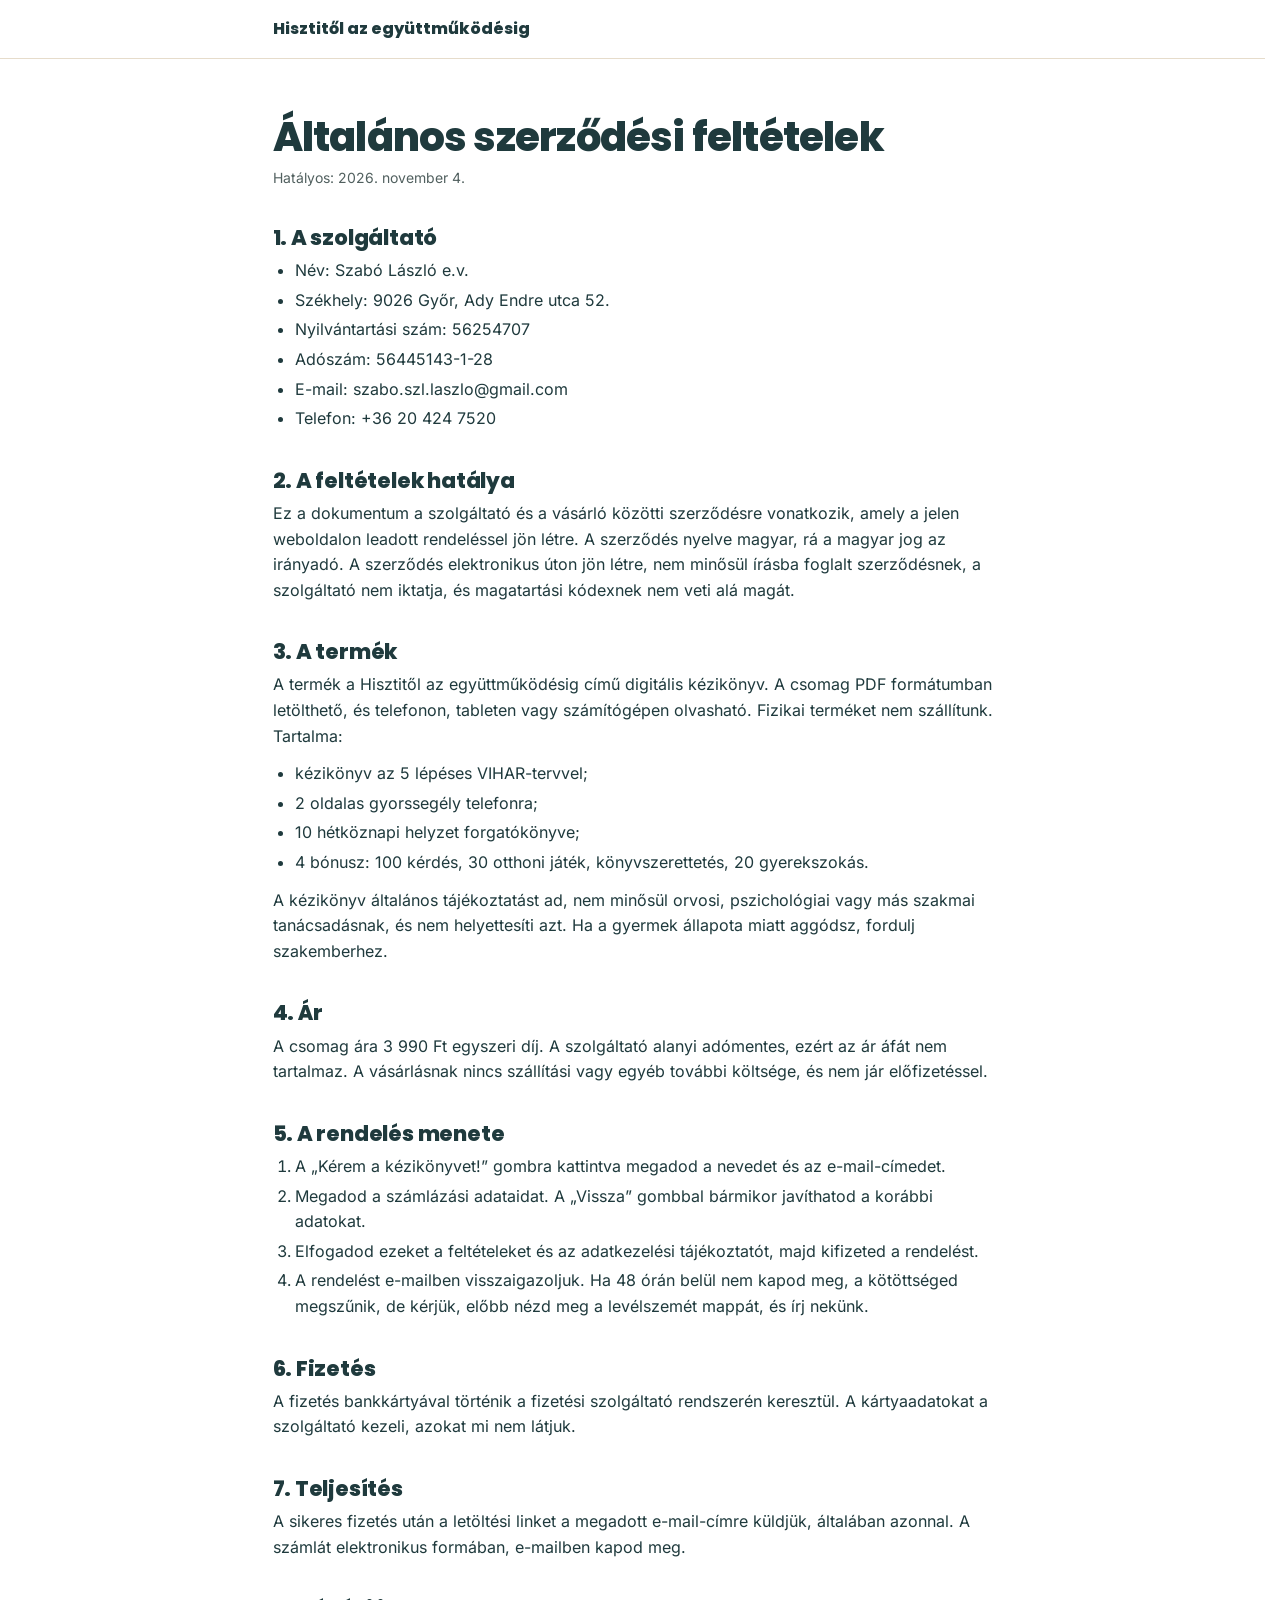
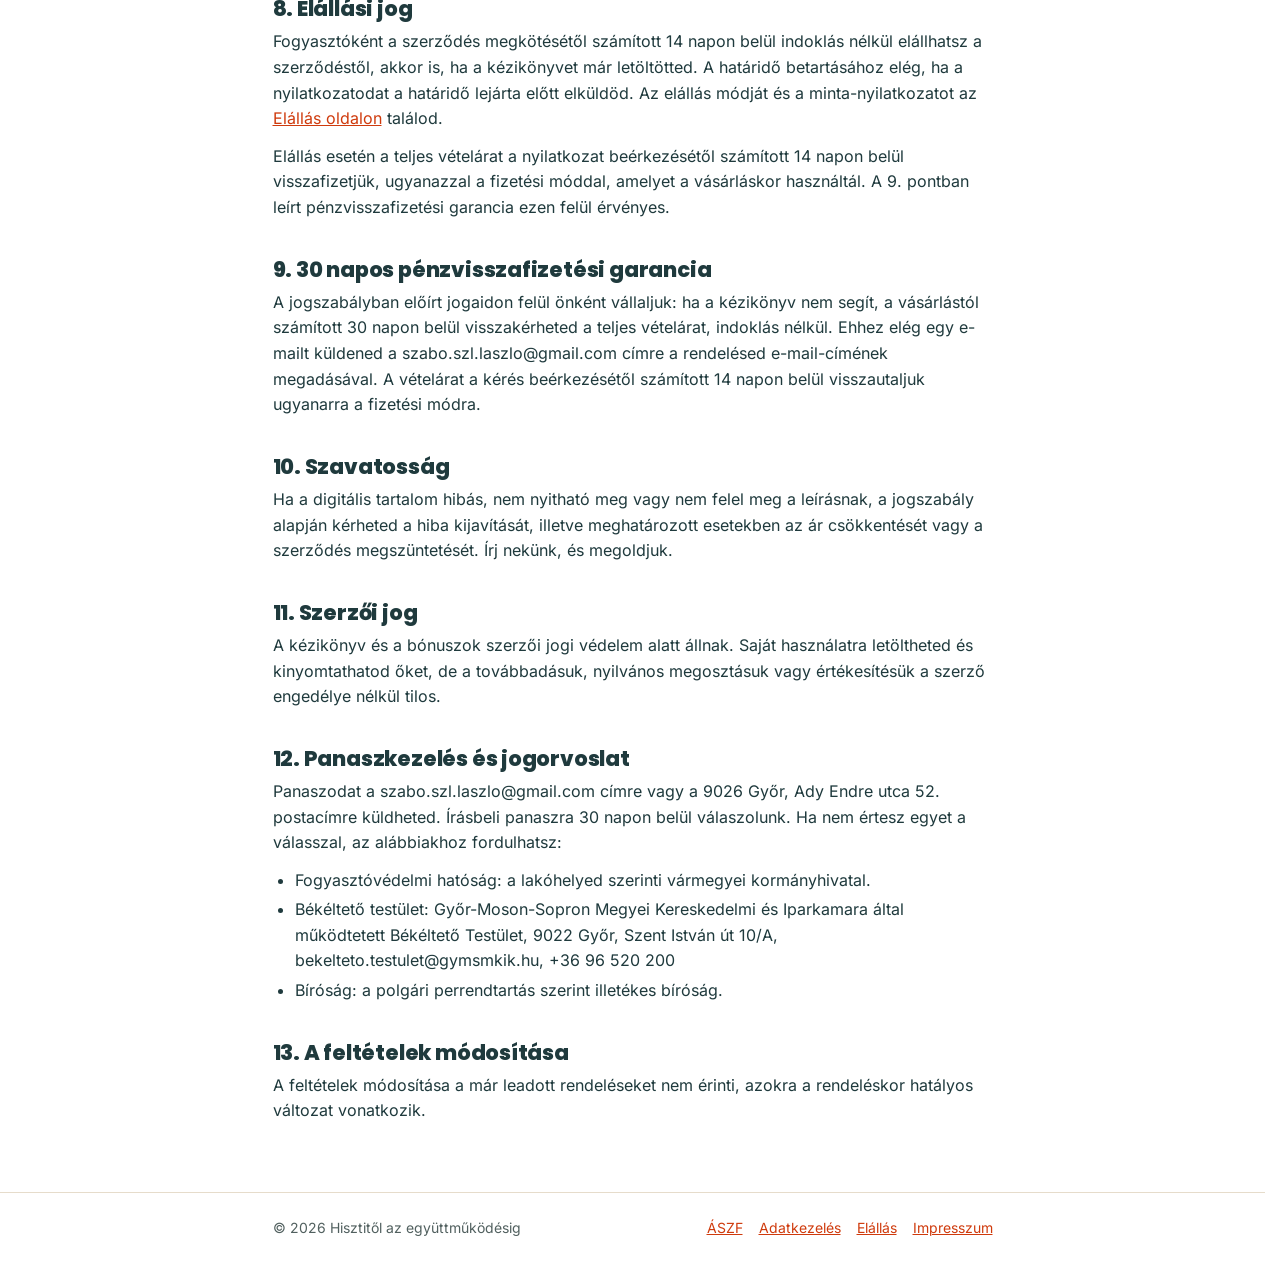
<file: arc-nelkul/aszf.html>
<!DOCTYPE html>
<html lang="hu">
<head>
<meta charset="utf-8">
<meta name="viewport" content="width=device-width, initial-scale=1">
<title>ÁSZF – Hisztitől az együttműködésig</title>
<meta name="description" content="A Hisztitől az együttműködésig digitális kézikönyv vásárlásának általános szerződési feltételei.">
<link rel="stylesheet" href="oldal.css">
</head>
<body>
<header class="top"><div class="wrap"><a class="brand" href="index.html">Hisztitől az együttműködésig</a></div></header>
<main class="doc wrap">
  <h1>Általános szerződési feltételek</h1>
  <p class="meta">Hatályos: 2026. november 4.</p>
  <h2>1. A szolgáltató</h2>
  <ul>
    <li>Név: Szabó László e.v.</li>
    <li>Székhely: 9026 Győr, Ady Endre utca 52.</li>
    <li>Nyilvántartási szám: 56254707</li>
    <li>Adószám: 56445143-1-28</li>
    <li>E-mail: szabo.szl.laszlo@gmail.com</li>
    <li>Telefon: +36 20 424 7520</li>
  </ul>

  <h2>2. A feltételek hatálya</h2>
  <p>Ez a dokumentum a szolgáltató és a vásárló közötti szerződésre vonatkozik, amely a jelen weboldalon leadott rendeléssel jön létre. A szerződés nyelve magyar, rá a magyar jog az irányadó. A szerződés elektronikus úton jön létre, nem minősül írásba foglalt szerződésnek, a szolgáltató nem iktatja, és magatartási kódexnek nem veti alá magát.</p>

  <h2>3. A termék</h2>
  <p>A termék a Hisztitől az együttműködésig című digitális kézikönyv. A csomag PDF formátumban letölthető, és telefonon, tableten vagy számítógépen olvasható. Fizikai terméket nem szállítunk. Tartalma:</p>
  <ul>
    <li>kézikönyv az 5 lépéses VIHAR-tervvel;</li>
    <li>2 oldalas gyorssegély telefonra;</li>
    <li>10 hétköznapi helyzet forgatókönyve;</li>
    <li>4 bónusz: 100 kérdés, 30 otthoni játék, könyvszerettetés, 20 gyerekszokás.</li>
  </ul>
  <p>A kézikönyv általános tájékoztatást ad, nem minősül orvosi, pszichológiai vagy más szakmai tanácsadásnak, és nem helyettesíti azt. Ha a gyermek állapota miatt aggódsz, fordulj szakemberhez.</p>

  <h2>4. Ár</h2>
  <p>A csomag ára 3 990 Ft egyszeri díj. A szolgáltató alanyi adómentes, ezért az ár áfát nem tartalmaz. A vásárlásnak nincs szállítási vagy egyéb további költsége, és nem jár előfizetéssel.</p>

  <h2>5. A rendelés menete</h2>
  <ol>
    <li>A „Kérem a kézikönyvet!” gombra kattintva megadod a nevedet és az e-mail-címedet.</li>
    <li>Megadod a számlázási adataidat. A „Vissza” gombbal bármikor javíthatod a korábbi adatokat.</li>
    <li>Elfogadod ezeket a feltételeket és az adatkezelési tájékoztatót, majd kifizeted a rendelést.</li>
    <li>A rendelést e-mailben visszaigazoljuk. Ha 48 órán belül nem kapod meg, a kötöttséged megszűnik, de kérjük, előbb nézd meg a levélszemét mappát, és írj nekünk.</li>
  </ol>

  <h2>6. Fizetés</h2>
  <p>A fizetés bankkártyával történik a fizetési szolgáltató rendszerén keresztül. A kártyaadatokat a szolgáltató kezeli, azokat mi nem látjuk.</p>

  <h2>7. Teljesítés</h2>
  <p>A sikeres fizetés után a letöltési linket a megadott e-mail-címre küldjük, általában azonnal. A számlát elektronikus formában, e-mailben kapod meg.</p>

  <h2 id="elallas">8. Elállási jog</h2>
  <p>Fogyasztóként a szerződés megkötésétől számított 14 napon belül indoklás nélkül elállhatsz a szerződéstől, akkor is, ha a kézikönyvet már letöltötted. A határidő betartásához elég, ha a nyilatkozatodat a határidő lejárta előtt elküldöd. Az elállás módját és a minta-nyilatkozatot az <a href="elallas.html">Elállás oldalon</a> találod.</p>
  <p>Elállás esetén a teljes vételárat a nyilatkozat beérkezésétől számított 14 napon belül visszafizetjük, ugyanazzal a fizetési móddal, amelyet a vásárláskor használtál. A 9. pontban leírt pénzvisszafizetési garancia ezen felül érvényes.</p>

  <h2 id="garancia">9. 30 napos pénzvisszafizetési garancia</h2>
  <p>A jogszabályban előírt jogaidon felül önként vállaljuk: ha a kézikönyv nem segít, a vásárlástól számított 30 napon belül visszakérheted a teljes vételárat, indoklás nélkül. Ehhez elég egy e-mailt küldened a szabo.szl.laszlo@gmail.com címre a rendelésed e-mail-címének megadásával. A vételárat a kérés beérkezésétől számított 14 napon belül visszautaljuk ugyanarra a fizetési módra.</p>

  <h2>10. Szavatosság</h2>
  <p>Ha a digitális tartalom hibás, nem nyitható meg vagy nem felel meg a leírásnak, a jogszabály alapján kérheted a hiba kijavítását, illetve meghatározott esetekben az ár csökkentését vagy a szerződés megszüntetését. Írj nekünk, és megoldjuk.</p>

  <h2>11. Szerzői jog</h2>
  <p>A kézikönyv és a bónuszok szerzői jogi védelem alatt állnak. Saját használatra letöltheted és kinyomtathatod őket, de a továbbadásuk, nyilvános megosztásuk vagy értékesítésük a szerző engedélye nélkül tilos.</p>

  <h2>12. Panaszkezelés és jogorvoslat</h2>
  <p>Panaszodat a szabo.szl.laszlo@gmail.com címre vagy a 9026 Győr, Ady Endre utca 52. postacímre küldheted. Írásbeli panaszra 30 napon belül válaszolunk. Ha nem értesz egyet a válasszal, az alábbiakhoz fordulhatsz:</p>
  <ul>
    <li>Fogyasztóvédelmi hatóság: a lakóhelyed szerinti vármegyei kormányhivatal.</li>
    <li>Békéltető testület: Győr-Moson-Sopron Megyei Kereskedelmi és Iparkamara által működtetett Békéltető Testület, 9022 Győr, Szent István út 10/A, bekelteto.testulet@gymsmkik.hu, +36 96 520 200</li>
    <li>Bíróság: a polgári perrendtartás szerint illetékes bíróság.</li>
  </ul>

  <h2>13. A feltételek módosítása</h2>
  <p>A feltételek módosítása a már leadott rendeléseket nem érinti, azokra a rendeléskor hatályos változat vonatkozik.</p>
</main>
<footer class="foot"><div class="wrap">
  <span>© 2026 Hisztitől az együttműködésig</span>
  <nav><a href="aszf.html">ÁSZF</a><a href="adatkezeles.html">Adatkezelés</a><a href="elallas.html">Elállás</a><a href="impresszum.html">Impresszum</a></nav>
</div></footer>
</body>
</html>
</file>
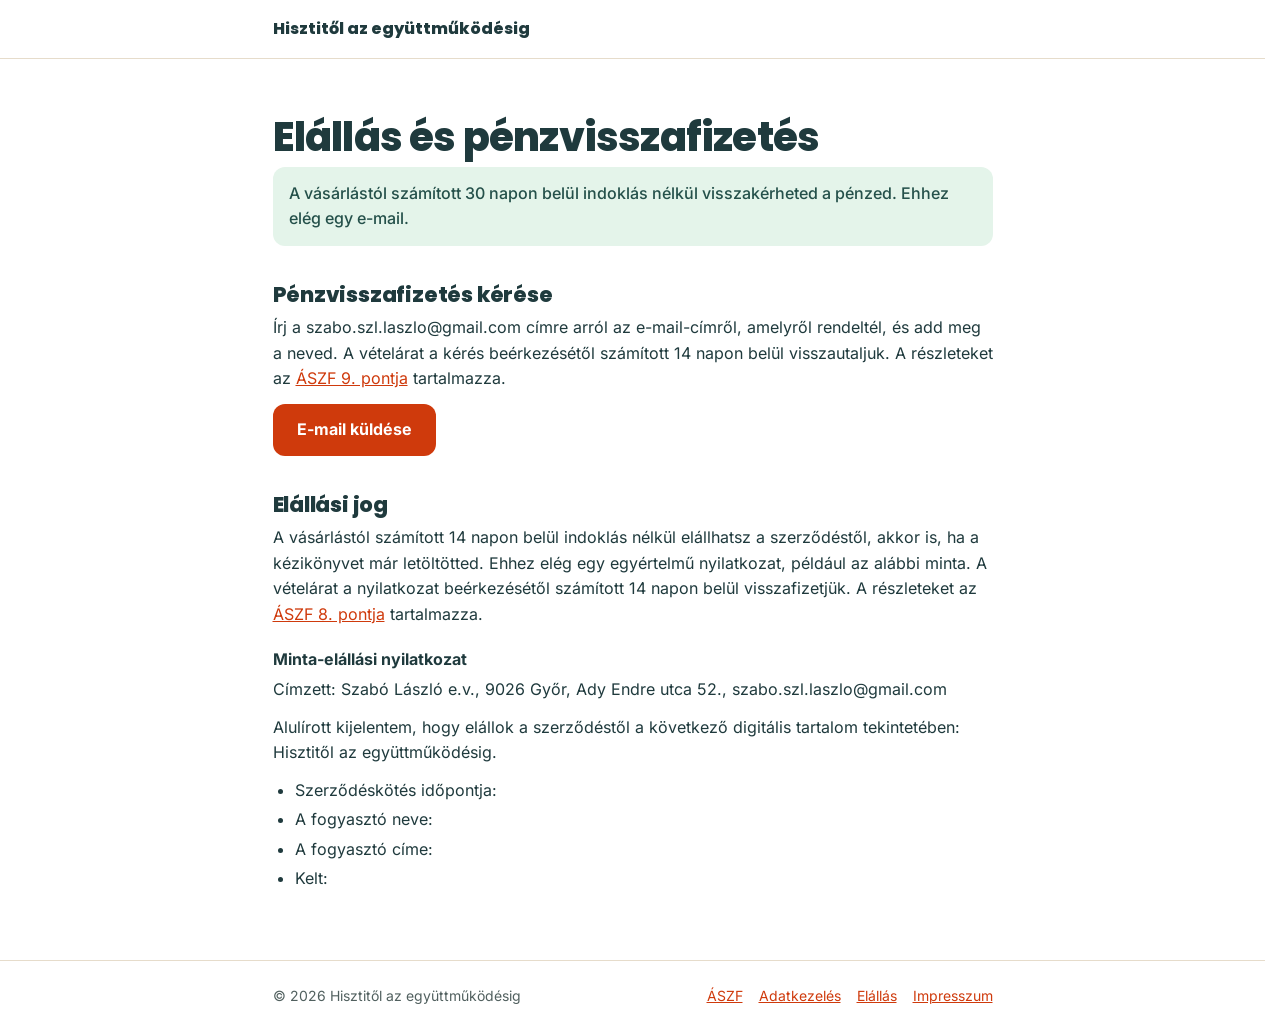
<file: arc-nelkul/elallas.html>
<!DOCTYPE html>
<html lang="hu">
<head>
<meta charset="utf-8">
<meta name="viewport" content="width=device-width, initial-scale=1">
<title>Elállás és pénzvisszafizetés – Hisztitől az együttműködésig</title>
<meta name="description" content="Így állhatsz el a szerződéstől, vagy kérheted vissza a pénzed a 30 napos garancia alapján.">
<link rel="stylesheet" href="oldal.css">
</head>
<body>
<header class="top"><div class="wrap"><a class="brand" href="index.html">Hisztitől az együttműködésig</a></div></header>
<main class="doc wrap">
  <h1>Elállás és pénzvisszafizetés</h1>
  <p class="note">A vásárlástól számított 30 napon belül indoklás nélkül visszakérheted a pénzed. Ehhez elég egy e-mail.</p>

  <h2>Pénzvisszafizetés kérése</h2>
  <p>Írj a szabo.szl.laszlo@gmail.com címre arról az e-mail-címről, amelyről rendeltél, és add meg a neved. A vételárat a kérés beérkezésétől számított 14 napon belül visszautaljuk. A részleteket az <a href="aszf.html#garancia">ÁSZF 9. pontja</a> tartalmazza.</p>
  <p><a class="btn" href="mailto:szabo.szl.laszlo@gmail.com?subject=Elállás%20/%20pénzvisszafizetés%20kérése&amp;body=Kérem%20a%20Hisztitől%20az%20együttműködésig%20kézikönyv%20vételárának%20visszafizetését.%0A%0ANév:%0ARendelés%20e-mail-címe:%0ARendelés%20dátuma:">E-mail küldése</a></p>

  <h2>Elállási jog</h2>
  <p>A vásárlástól számított 14 napon belül indoklás nélkül elállhatsz a szerződéstől, akkor is, ha a kézikönyvet már letöltötted. Ehhez elég egy egyértelmű nyilatkozat, például az alábbi minta. A vételárat a nyilatkozat beérkezésétől számított 14 napon belül visszafizetjük. A részleteket az <a href="aszf.html#elallas">ÁSZF 8. pontja</a> tartalmazza.</p>

  <h3>Minta-elállási nyilatkozat</h3>
  <p>Címzett: Szabó László e.v., 9026 Győr, Ady Endre utca 52., szabo.szl.laszlo@gmail.com</p>
  <p>Alulírott kijelentem, hogy elállok a szerződéstől a következő digitális tartalom tekintetében: Hisztitől az együttműködésig.</p>
  <ul>
    <li>Szerződéskötés időpontja:</li>
    <li>A fogyasztó neve:</li>
    <li>A fogyasztó címe:</li>
    <li>Kelt:</li>
  </ul>
</main>
<footer class="foot"><div class="wrap">
  <span>© 2026 Hisztitől az együttműködésig</span>
  <nav><a href="aszf.html">ÁSZF</a><a href="adatkezeles.html">Adatkezelés</a><a href="elallas.html">Elállás</a><a href="impresszum.html">Impresszum</a></nav>
</div></footer>
</body>
</html>
</file>
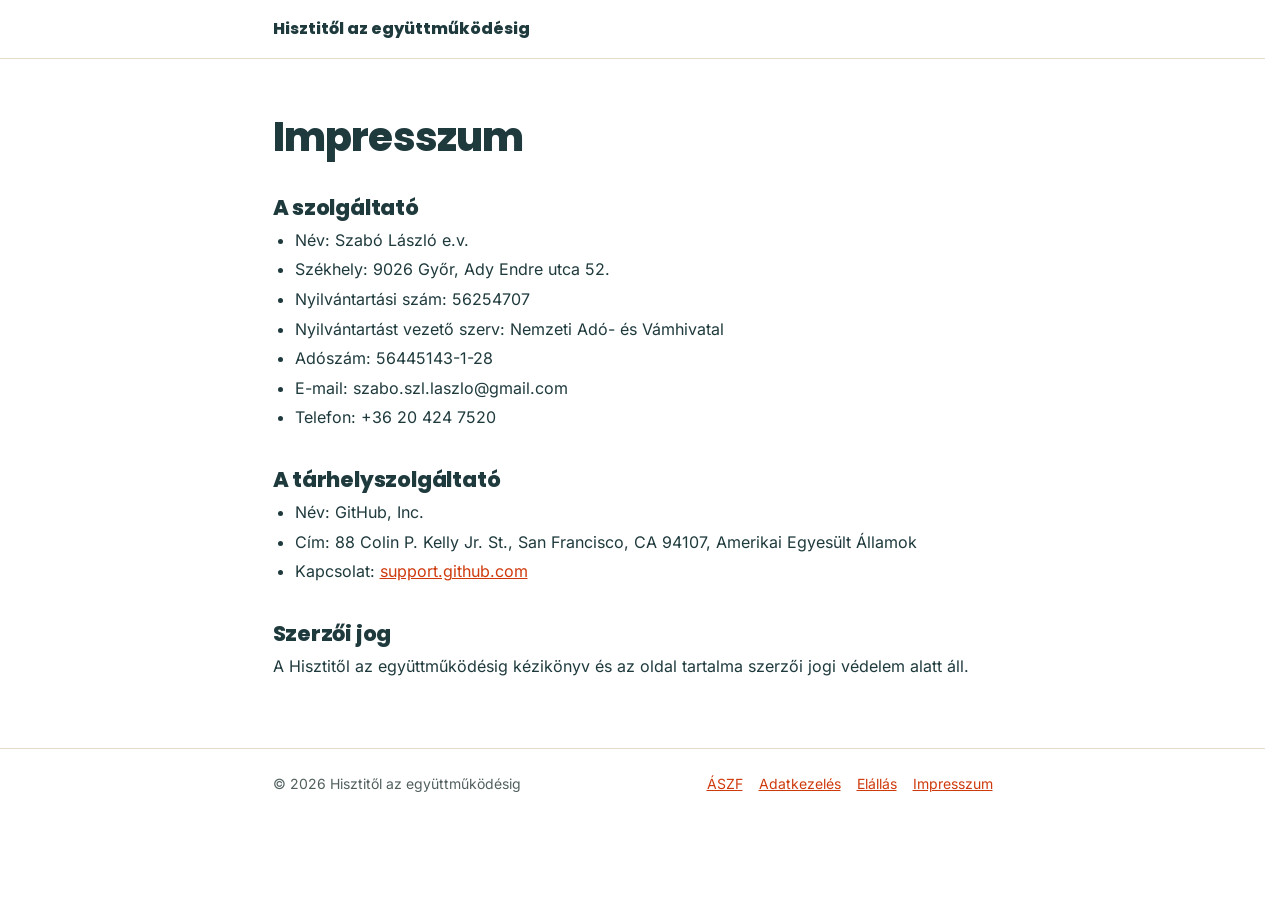
<file: arc-nelkul/impresszum.html>
<!DOCTYPE html>
<html lang="hu">
<head>
<meta charset="utf-8">
<meta name="viewport" content="width=device-width, initial-scale=1">
<title>Impresszum – Hisztitől az együttműködésig</title>
<meta name="description" content="A weboldal üzemeltetőjének és tárhelyszolgáltatójának adatai.">
<link rel="stylesheet" href="oldal.css">
</head>
<body>
<header class="top"><div class="wrap"><a class="brand" href="index.html">Hisztitől az együttműködésig</a></div></header>
<main class="doc wrap">
  <h1>Impresszum</h1>
  <h2>A szolgáltató</h2>
  <ul>
    <li>Név: Szabó László e.v.</li>
    <li>Székhely: 9026 Győr, Ady Endre utca 52.</li>
    <li>Nyilvántartási szám: 56254707</li>
    <li>Nyilvántartást vezető szerv: Nemzeti Adó- és Vámhivatal</li>
    <li>Adószám: 56445143-1-28</li>
    <li>E-mail: szabo.szl.laszlo@gmail.com</li>
    <li>Telefon: +36 20 424 7520</li>
  </ul>

  <h2>A tárhelyszolgáltató</h2>
  <ul>
    <li>Név: GitHub, Inc.</li>
    <li>Cím: 88 Colin P. Kelly Jr. St., San Francisco, CA 94107, Amerikai Egyesült Államok</li>
    <li>Kapcsolat: <a href="https://support.github.com" rel="noopener">support.github.com</a></li>
  </ul>

  <h2>Szerzői jog</h2>
  <p>A Hisztitől az együttműködésig kézikönyv és az oldal tartalma szerzői jogi védelem alatt áll.</p>
</main>
<footer class="foot"><div class="wrap">
  <span>© 2026 Hisztitől az együttműködésig</span>
  <nav><a href="aszf.html">ÁSZF</a><a href="adatkezeles.html">Adatkezelés</a><a href="elallas.html">Elállás</a><a href="impresszum.html">Impresszum</a></nav>
</div></footer>
</body>
</html>
</file>
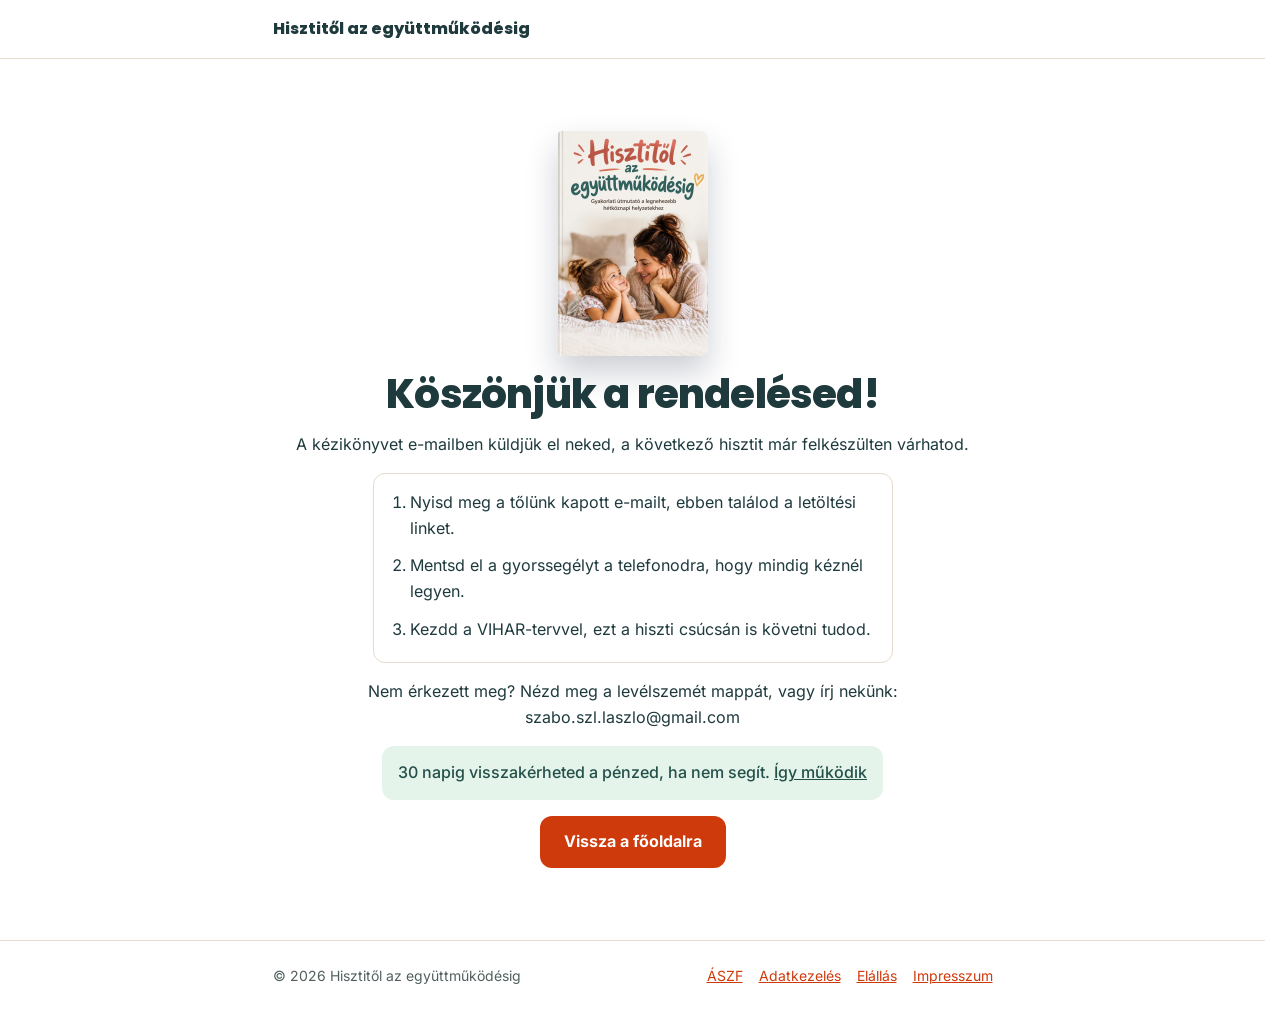
<file: arc-nelkul/koszonjuk.html>
<!DOCTYPE html>
<html lang="hu">
<head>
<meta charset="utf-8">
<meta name="viewport" content="width=device-width, initial-scale=1">
<meta name="robots" content="noindex">
<title>Köszönjük a rendelésed – Hisztitől az együttműködésig</title>
<link rel="stylesheet" href="oldal.css">
</head>
<body>
<header class="top"><div class="wrap"><a class="brand" href="index.html">Hisztitől az együttműködésig</a></div></header>
<main class="center wrap">
  <img src="images/konyv-borito.webp" width="600" height="900" alt="A Hisztitől az együttműködésig kézikönyv borítója">
  <h1>Köszönjük a rendelésed!</h1>
  <p>A kézikönyvet e-mailben küldjük el neked, a következő hisztit már felkészülten várhatod.</p>
  <ol class="steps">
    <li>Nyisd meg a tőlünk kapott e-mailt, ebben találod a letöltési linket.</li>
    <li>Mentsd el a gyorssegélyt a telefonodra, hogy mindig kéznél legyen.</li>
    <li>Kezdd a VIHAR-tervvel, ezt a hiszti csúcsán is követni tudod.</li>
  </ol>
  <p>Nem érkezett meg? Nézd meg a levélszemét mappát, vagy írj nekünk: szabo.szl.laszlo@gmail.com</p>
  <p class="note">30 napig visszakérheted a pénzed, ha nem segít. <a href="elallas.html">Így működik</a></p>
  <a class="btn" href="index.html">Vissza a főoldalra</a>
</main>
<footer class="foot"><div class="wrap">
  <span>© 2026 Hisztitől az együttműködésig</span>
  <nav><a href="aszf.html">ÁSZF</a><a href="adatkezeles.html">Adatkezelés</a><a href="elallas.html">Elállás</a><a href="impresszum.html">Impresszum</a></nav>
</div></footer>
</body>
</html>
</file>
<file: oldal.css>
/* Az aloldalak közös stílusa: ugyanazok a színek és betűk, mint a főoldalon */
@font-face { font-family: Poppins; font-weight: 800; font-display: swap; src: url(fonts/poppins-800-latin.woff2) format("woff2"); unicode-range: U+0000-00FF, U+0131, U+0152-0153, U+02BB-02BC, U+02C6, U+02DA, U+02DC, U+0304, U+0308, U+0329, U+2000-206F, U+20AC, U+2122, U+2191, U+2193, U+2212, U+2215, U+FEFF, U+FFFD; }
@font-face { font-family: Poppins; font-weight: 800; font-display: swap; src: url(fonts/poppins-800-latin-ext.woff2) format("woff2"); unicode-range: U+0100-02BA, U+02BD-02C5, U+02C7-02CC, U+02CE-02D7, U+02DD-02FF, U+1D00-1DBF, U+1E00-1E9F, U+1EF2-1EFF, U+2020, U+20A0-20AB, U+20AD-20C4, U+2113, U+2C60-2C7F, U+A720-A7FF; }
@font-face { font-family: Inter; font-weight: 400 700; font-display: swap; src: url(fonts/inter-latin.woff2) format("woff2"); unicode-range: U+0000-00FF, U+0131, U+0152-0153, U+02BB-02BC, U+02C6, U+02DA, U+02DC, U+0304, U+0308, U+0329, U+2000-206F, U+20AC, U+2122, U+2191, U+2193, U+2212, U+2215, U+FEFF, U+FFFD; }
@font-face { font-family: Inter; font-weight: 400 700; font-display: swap; src: url(fonts/inter-latin-ext.woff2) format("woff2"); unicode-range: U+0100-02BA, U+02BD-02C5, U+02C7-02CC, U+02CE-02D7, U+02DD-02FF, U+1D00-1DBF, U+1E00-1E9F, U+1EF2-1EFF, U+2020, U+20A0-20AB, U+20AD-20C4, U+2113, U+2C60-2C7F, U+A720-A7FF; }
:root {
  --ink: #1f3a3d; --muted: #51605f; --line: #e6dccb;
  --brand: #cf3a0c; --brand-soft: #ffe6d9; --ok-bg: #e4f4ea; --ok-ink: #24504a; --pink-soft: #fde3dc;
  --display: Poppins, system-ui, sans-serif;
  --body: Inter, system-ui, -apple-system, "Segoe UI", Roboto, sans-serif;
  --gutter: clamp(16px, 4vw, 40px);
}
*, *::before, *::after { box-sizing: border-box; }
html { scrollbar-gutter: stable; -webkit-text-size-adjust: 100%; }
body { margin: 0; font-family: var(--body); font-size: 16px; line-height: 1.6; color: var(--ink); background: #fff; -webkit-font-smoothing: antialiased; }
a { color: var(--brand); }
:focus-visible { outline: 3px solid var(--brand); outline-offset: 2px; }
.wrap { max-width: 800px; margin: 0 auto; padding-inline: var(--gutter); }
.top { border-bottom: 1px solid var(--line); }
.top .wrap { padding-block: 16px; }
.brand { font-family: var(--display); font-weight: 800; font-size: 16px; color: var(--ink); text-decoration: none; }

.doc { padding-block: clamp(32px, 6vw, 56px); }
h1 { margin: 0 0 8px; font-family: var(--display); font-weight: 800; font-size: clamp(28px, 6vw, 40px); line-height: 1.1; letter-spacing: -0.02em; }
h2 { margin: 36px 0 8px; font-family: var(--display); font-weight: 800; font-size: 21px; line-height: 1.2; letter-spacing: -0.01em; }
h3 { margin: 20px 0 4px; font-size: 16px; }
p, ul, ol { margin: 0 0 12px; }
ul, ol { padding-left: 22px; }
li { margin-bottom: 4px; }
.meta { color: var(--muted); font-size: 14px; }
.draft { margin: 16px 0 24px; padding: 12px 14px; border-radius: 10px; background: var(--pink-soft); font-size: 14px; font-weight: 500; }
.todo { padding: 0 .2em; border-radius: 3px; background: #ffe9bd; color: inherit; font-weight: 600; }
.table { overflow-x: auto; margin-bottom: 16px; border: 1px solid var(--line); border-radius: 10px; }
table { width: 100%; min-width: 620px; border-collapse: collapse; font-size: 14px; line-height: 1.45; }
th, td { padding: 10px 12px; border-bottom: 1px solid var(--line); text-align: left; vertical-align: top; }
th { background: var(--brand-soft); font-weight: 600; }
tr:last-child td { border-bottom: 0; }

.btn { display: inline-flex; align-items: center; justify-content: center; min-height: 52px; padding: 0 24px; border-radius: 12px; background: var(--brand); color: #fff; font-weight: 700; text-decoration: none; }
.note { padding: 14px 16px; border-radius: 12px; background: var(--ok-bg); color: var(--ok-ink); font-weight: 500; }
.note a { color: inherit; }
.center { display: flex; flex-direction: column; align-items: center; gap: 16px; padding-block: clamp(40px, 8vw, 72px); text-align: center; }
.center h1, .center p { margin: 0; }
.center img { width: 150px; height: auto; border-radius: 4px 8px 8px 4px; box-shadow: 0 16px 32px rgba(24, 32, 58, .22); }
.steps { display: grid; gap: 8px; width: 100%; max-width: 520px; margin: 0; padding: 16px 16px 16px 36px; border: 1px solid var(--line); border-radius: 12px; text-align: left; }

.foot { padding-block: 24px; border-top: 1px solid var(--line); color: var(--muted); font-size: 14px; }
.foot .wrap { display: flex; flex-wrap: wrap; justify-content: space-between; gap: 8px 24px; }
.foot nav { display: flex; flex-wrap: wrap; gap: 6px 16px; }
</file>
<file: arc-nelkul/oldal.css>
/* Az aloldalak közös stílusa: ugyanazok a színek és betűk, mint a főoldalon */
@font-face { font-family: Poppins; font-weight: 800; font-display: swap; src: url(fonts/poppins-800-latin.woff2) format("woff2"); unicode-range: U+0000-00FF, U+0131, U+0152-0153, U+02BB-02BC, U+02C6, U+02DA, U+02DC, U+0304, U+0308, U+0329, U+2000-206F, U+20AC, U+2122, U+2191, U+2193, U+2212, U+2215, U+FEFF, U+FFFD; }
@font-face { font-family: Poppins; font-weight: 800; font-display: swap; src: url(fonts/poppins-800-latin-ext.woff2) format("woff2"); unicode-range: U+0100-02BA, U+02BD-02C5, U+02C7-02CC, U+02CE-02D7, U+02DD-02FF, U+1D00-1DBF, U+1E00-1E9F, U+1EF2-1EFF, U+2020, U+20A0-20AB, U+20AD-20C4, U+2113, U+2C60-2C7F, U+A720-A7FF; }
@font-face { font-family: Inter; font-weight: 400 700; font-display: swap; src: url(fonts/inter-latin.woff2) format("woff2"); unicode-range: U+0000-00FF, U+0131, U+0152-0153, U+02BB-02BC, U+02C6, U+02DA, U+02DC, U+0304, U+0308, U+0329, U+2000-206F, U+20AC, U+2122, U+2191, U+2193, U+2212, U+2215, U+FEFF, U+FFFD; }
@font-face { font-family: Inter; font-weight: 400 700; font-display: swap; src: url(fonts/inter-latin-ext.woff2) format("woff2"); unicode-range: U+0100-02BA, U+02BD-02C5, U+02C7-02CC, U+02CE-02D7, U+02DD-02FF, U+1D00-1DBF, U+1E00-1E9F, U+1EF2-1EFF, U+2020, U+20A0-20AB, U+20AD-20C4, U+2113, U+2C60-2C7F, U+A720-A7FF; }
:root {
  --ink: #1f3a3d; --muted: #51605f; --line: #e6dccb;
  --brand: #cf3a0c; --brand-soft: #ffe6d9; --ok-bg: #e4f4ea; --ok-ink: #24504a; --pink-soft: #fde3dc;
  --display: Poppins, system-ui, sans-serif;
  --body: Inter, system-ui, -apple-system, "Segoe UI", Roboto, sans-serif;
  --gutter: clamp(16px, 4vw, 40px);
}
*, *::before, *::after { box-sizing: border-box; }
html { scrollbar-gutter: stable; -webkit-text-size-adjust: 100%; }
body { margin: 0; font-family: var(--body); font-size: 16px; line-height: 1.6; color: var(--ink); background: #fff; -webkit-font-smoothing: antialiased; }
a { color: var(--brand); }
:focus-visible { outline: 3px solid var(--brand); outline-offset: 2px; }
.wrap { max-width: 800px; margin: 0 auto; padding-inline: var(--gutter); }
.top { border-bottom: 1px solid var(--line); }
.top .wrap { padding-block: 16px; }
.brand { font-family: var(--display); font-weight: 800; font-size: 16px; color: var(--ink); text-decoration: none; }

.doc { padding-block: clamp(32px, 6vw, 56px); }
h1 { margin: 0 0 8px; font-family: var(--display); font-weight: 800; font-size: clamp(28px, 6vw, 40px); line-height: 1.1; letter-spacing: -0.02em; }
h2 { margin: 36px 0 8px; font-family: var(--display); font-weight: 800; font-size: 21px; line-height: 1.2; letter-spacing: -0.01em; }
h3 { margin: 20px 0 4px; font-size: 16px; }
p, ul, ol { margin: 0 0 12px; }
ul, ol { padding-left: 22px; }
li { margin-bottom: 4px; }
.meta { color: var(--muted); font-size: 14px; }
.table { overflow-x: auto; margin-bottom: 16px; border: 1px solid var(--line); border-radius: 10px; }
table { width: 100%; min-width: 620px; border-collapse: collapse; font-size: 14px; line-height: 1.45; }
th, td { padding: 10px 12px; border-bottom: 1px solid var(--line); text-align: left; vertical-align: top; }
th { background: var(--brand-soft); font-weight: 600; }
tr:last-child td { border-bottom: 0; }

.btn { display: inline-flex; align-items: center; justify-content: center; min-height: 52px; padding: 0 24px; border-radius: 12px; background: var(--brand); color: #fff; font-weight: 700; text-decoration: none; }
.note { padding: 14px 16px; border-radius: 12px; background: var(--ok-bg); color: var(--ok-ink); font-weight: 500; }
.note a { color: inherit; }
.center { display: flex; flex-direction: column; align-items: center; gap: 16px; padding-block: clamp(40px, 8vw, 72px); text-align: center; }
.center h1, .center p { margin: 0; }
.center img { width: 150px; height: auto; border-radius: 4px 8px 8px 4px; box-shadow: 0 16px 32px rgba(24, 32, 58, .22); }
.steps { display: grid; gap: 8px; width: 100%; max-width: 520px; margin: 0; padding: 16px 16px 16px 36px; border: 1px solid var(--line); border-radius: 12px; text-align: left; }

.foot { padding-block: 24px; border-top: 1px solid var(--line); color: var(--muted); font-size: 14px; }
.foot .wrap { display: flex; flex-wrap: wrap; justify-content: space-between; gap: 8px 24px; }
.foot nav { display: flex; flex-wrap: wrap; gap: 6px 16px; }
</file>
